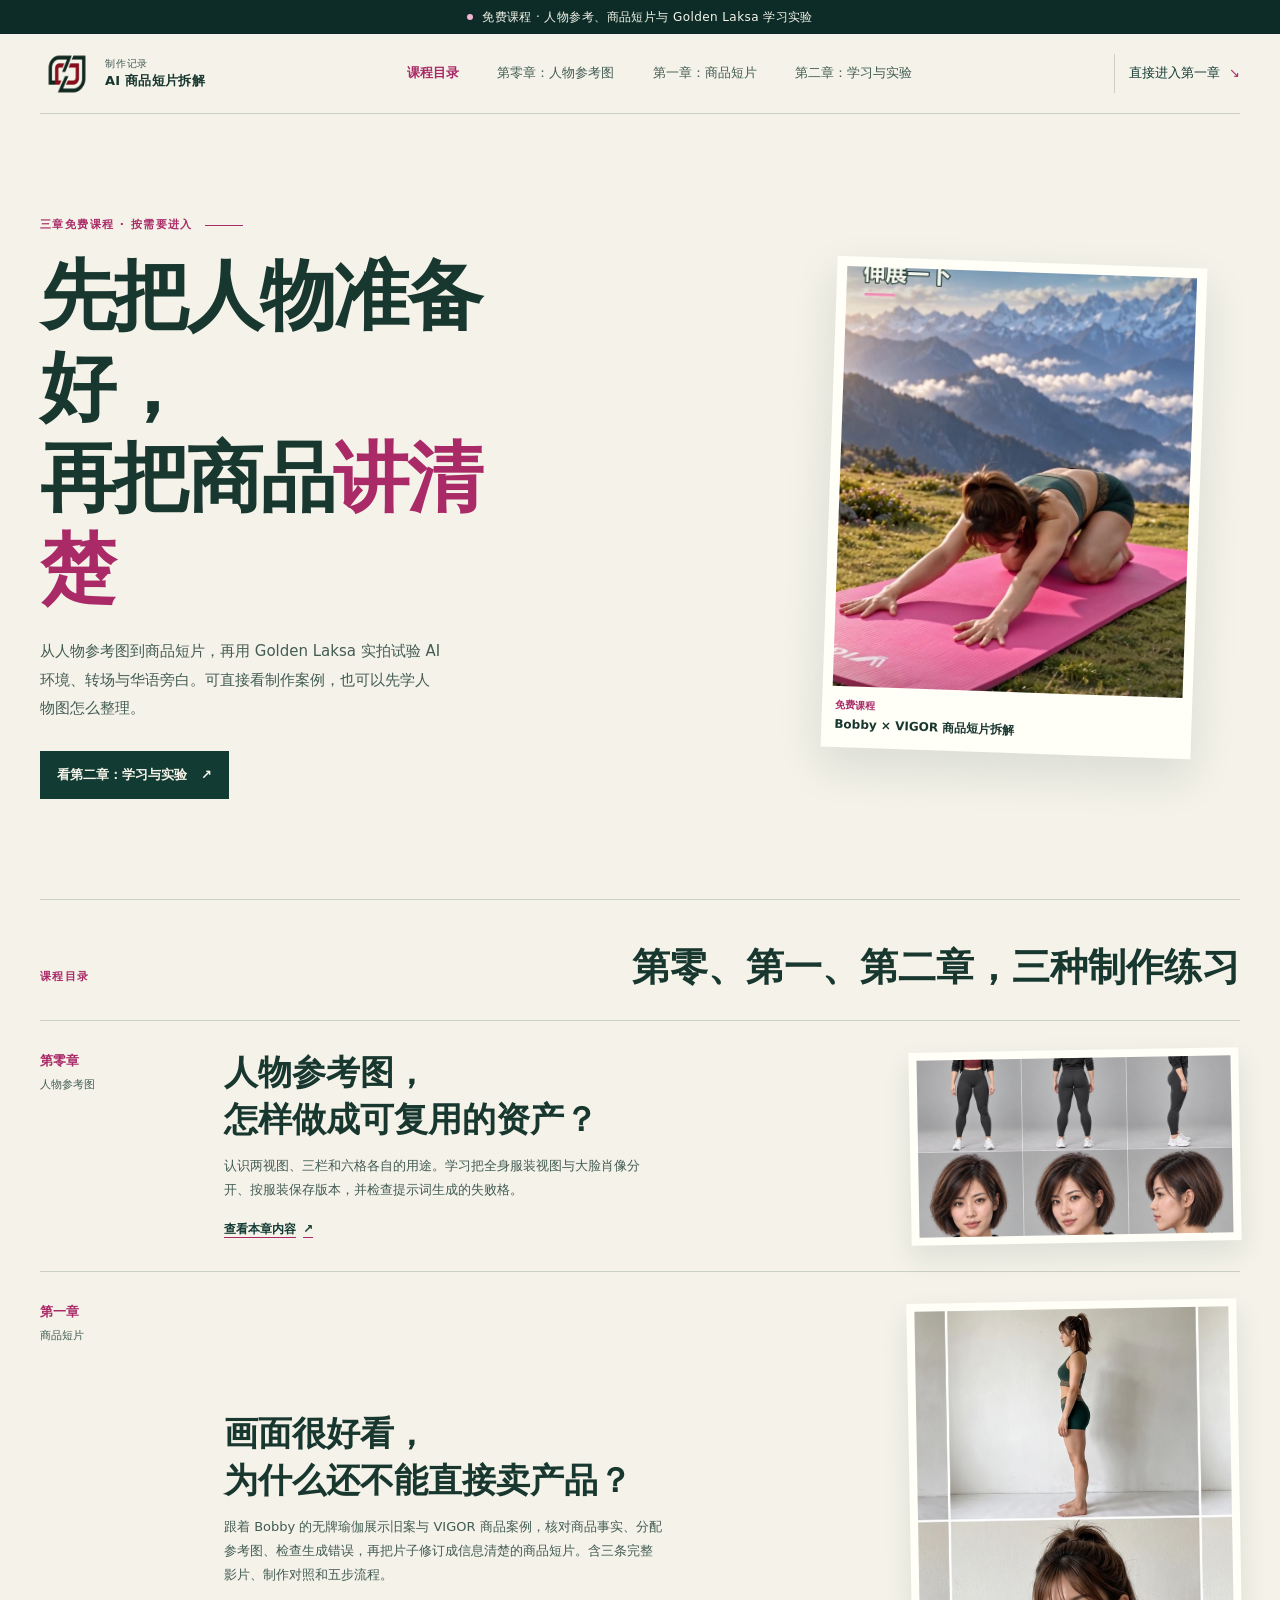
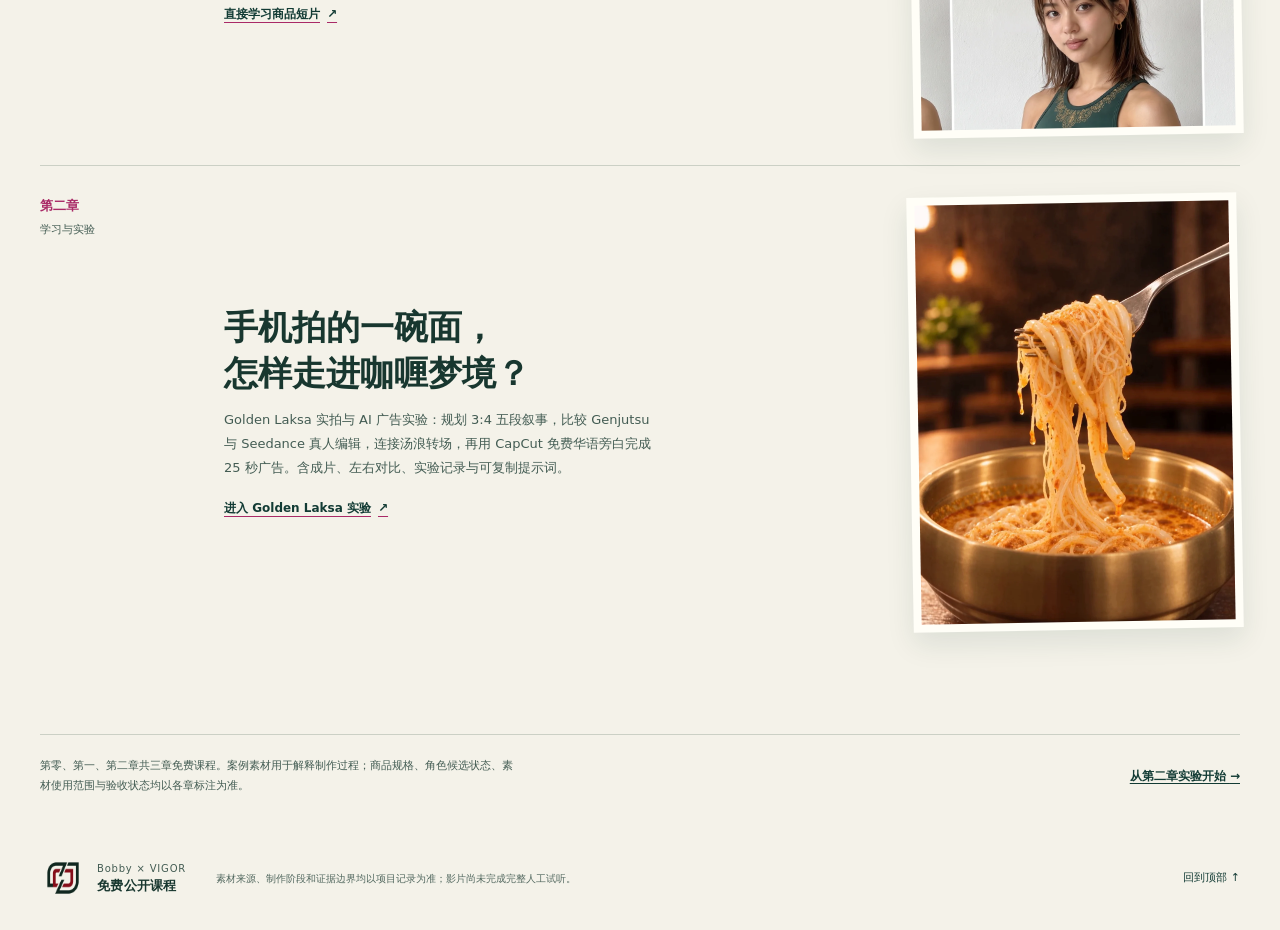
<file: index.html>
<!doctype html>
<html lang="zh-Hans">
<head>
  <meta charset="utf-8">
  <meta name="viewport" content="width=device-width, initial-scale=1">
  <meta name="theme-color" content="#123b34">
  <meta name="description" content="三章免费课程：第零章讲人物参考图资产，第一章拆解 Bobby × VIGOR 商品短片，第二章记录 Golden Laksa 实拍与 AI 广告学习实验。">
  <link rel="icon" type="image/png" href="assets/cj-logo.png">
  <title>AI 商品短片拆解｜免费课程目录</title>
  <link rel="stylesheet" href="styles.css">
  <script src="script.js" defer></script>
</head>
<body>
  <a class="skip-link" href="#main">跳到正文</a>
  <div class="local-banner"><span class="local-dot" aria-hidden="true"></span>免费课程 · 人物参考、商品短片与 Golden Laksa 学习实验</div>
  <header class="site-header">
    <a class="wordmark" href="index.html" aria-label="返回课程目录"><img class="wordmark-logo" src="assets/cj-logo.png" width="54" height="54" alt="CJ Logo"><span class="wordmark-copy">制作记录<strong>AI 商品短片拆解</strong></span></a>
    <nav class="main-nav" aria-label="课程导航">
      <a href="index.html" aria-current="page">课程目录</a>
      <a href="chapter-0.html">第零章：人物参考图</a>
      <a href="chapter-1.html">第一章：商品短片</a>
      <a href="chapter-2.html">第二章：学习与实验</a>
    </nav>
    <a class="header-cta" href="chapter-1.html">直接进入第一章 <span aria-hidden="true">↘</span></a>
  </header>
  <main id="main">
<section class="catalog-hero page-wrap" id="top" aria-labelledby="catalog-title">
  <div class="catalog-copy"><p class="hero-kicker"><span>三章免费课程 · 按需要进入</span><span class="kicker-rule" aria-hidden="true"></span></p><h1 id="catalog-title">先把人物准备好，<br>再把商品<span>讲清楚</span></h1><p class="hero-deck">从人物参考图到商品短片，再用 Golden Laksa 实拍试验 AI 环境、转场与华语旁白。可直接看制作案例，也可以先学人物图怎么整理。</p><a class="button button-light" href="chapter-2.html">看第二章：学习与实验 <span aria-hidden="true">↗</span></a></div>
  <div class="catalog-visual"><img src="assets/成片_伸展画面.webp" alt="Bobby 在粉色瑜伽垫上做伸展动作，作为第一章商品短片案例预览" width="720" height="1280"><div class="catalog-caption"><span>免费课程</span><b>Bobby × VIGOR 商品短片拆解</b></div></div>
</section>
<section class="catalog-courses page-wrap" aria-labelledby="course-list-title"><div class="catalog-section-head"><p class="section-kicker">课程目录</p><h2 id="course-list-title">第零、第一、第二章，三种制作练习</h2></div>
  <article class="course-row course-zero"><div class="course-meta"><span>第零章</span><span>人物参考图</span></div><div class="course-copy"><h3>人物参考图，<br>怎样做成可复用的资产？</h3><p>认识两视图、三栏和六格各自的用途。学习把全身服装视图与大脸肖像分开、按服装保存版本，并检查提示词生成的失败格。</p><a class="text-link" href="chapter-0.html">查看本章内容 <span aria-hidden="true">↗</span></a></div><a class="course-image" href="chapter-0.html" aria-label="进入第零章：人物参考图"><img src="assets/Alex_旧版六格候选示例.png" alt="Alex 候选六格示意：上排是全身服装角度，下排是脸部角度" loading="lazy"></a></article>
  <article class="course-row course-one"><div class="course-meta"><span>第一章</span><span>商品短片</span></div><div class="course-copy"><h3>画面很好看，<br>为什么还不能直接卖产品？</h3><p>跟着 Bobby 的无牌瑜伽展示旧案与 VIGOR 商品案例，核对商品事实、分配参考图、检查生成错误，再把片子修订成信息清楚的商品短片。含三条完整影片、制作对照和五步流程。</p><a class="text-link" href="chapter-1.html">直接学习商品短片 <span aria-hidden="true">↗</span></a></div><a class="course-image course-image-film" href="chapter-1.html" aria-label="进入第一章：Bobby × VIGOR 商品短片"><img src="assets/Bobby角色六格.webp" alt="本案例曾使用的 Bobby 六格候选角色参考" loading="lazy"></a></article>
  <article class="course-row course-two"><div class="course-meta"><span>第二章</span><span>学习与实验</span></div><div class="course-copy"><h3>手机拍的一碗面，<br>怎样走进咖喱梦境？</h3><p>Golden Laksa 实拍与 AI 广告实验：规划 3:4 五段叙事，比较 Genjutsu 与 Seedance 真人编辑，连接汤浪转场，再用 CapCut 免费华语旁白完成 25 秒广告。含成片、左右对比、实验记录与可复制提示词。</p><a class="text-link" href="chapter-2.html">进入 Golden Laksa 实验 <span aria-hidden="true">↗</span></a></div><a class="course-image course-image-film" href="chapter-2.html" aria-label="进入第二章：Golden Laksa 学习与实验"><img src="assets/golden-laksa/hero.webp" alt="Golden Laksa AI 广告里的金碗与橙金咖喱。" loading="lazy"></a></article>
</section>
<section class="catalog-note page-wrap"><p>第零、第一、第二章共三章免费课程。案例素材用于解释制作过程；商品规格、角色候选状态、素材使用范围与验收状态均以各章标注为准。</p><a href="chapter-2.html">从第二章实验开始 <span aria-hidden="true">→</span></a></section>
  </main>
<footer class="site-footer page-wrap">
    <a class="wordmark footer-wordmark" href="#top"><img class="wordmark-logo" src="assets/cj-logo.png" width="54" height="54" alt="CJ Logo"><span class="wordmark-copy">Bobby × VIGOR<strong>免费公开课程</strong></span></a>
    <p>素材来源、制作阶段和证据边界均以项目记录为准；影片尚未完成完整人工试听。</p>
    <a href="#top" class="back-top">回到顶部 ↑</a>
  </footer>

</body>
</html>
</file>
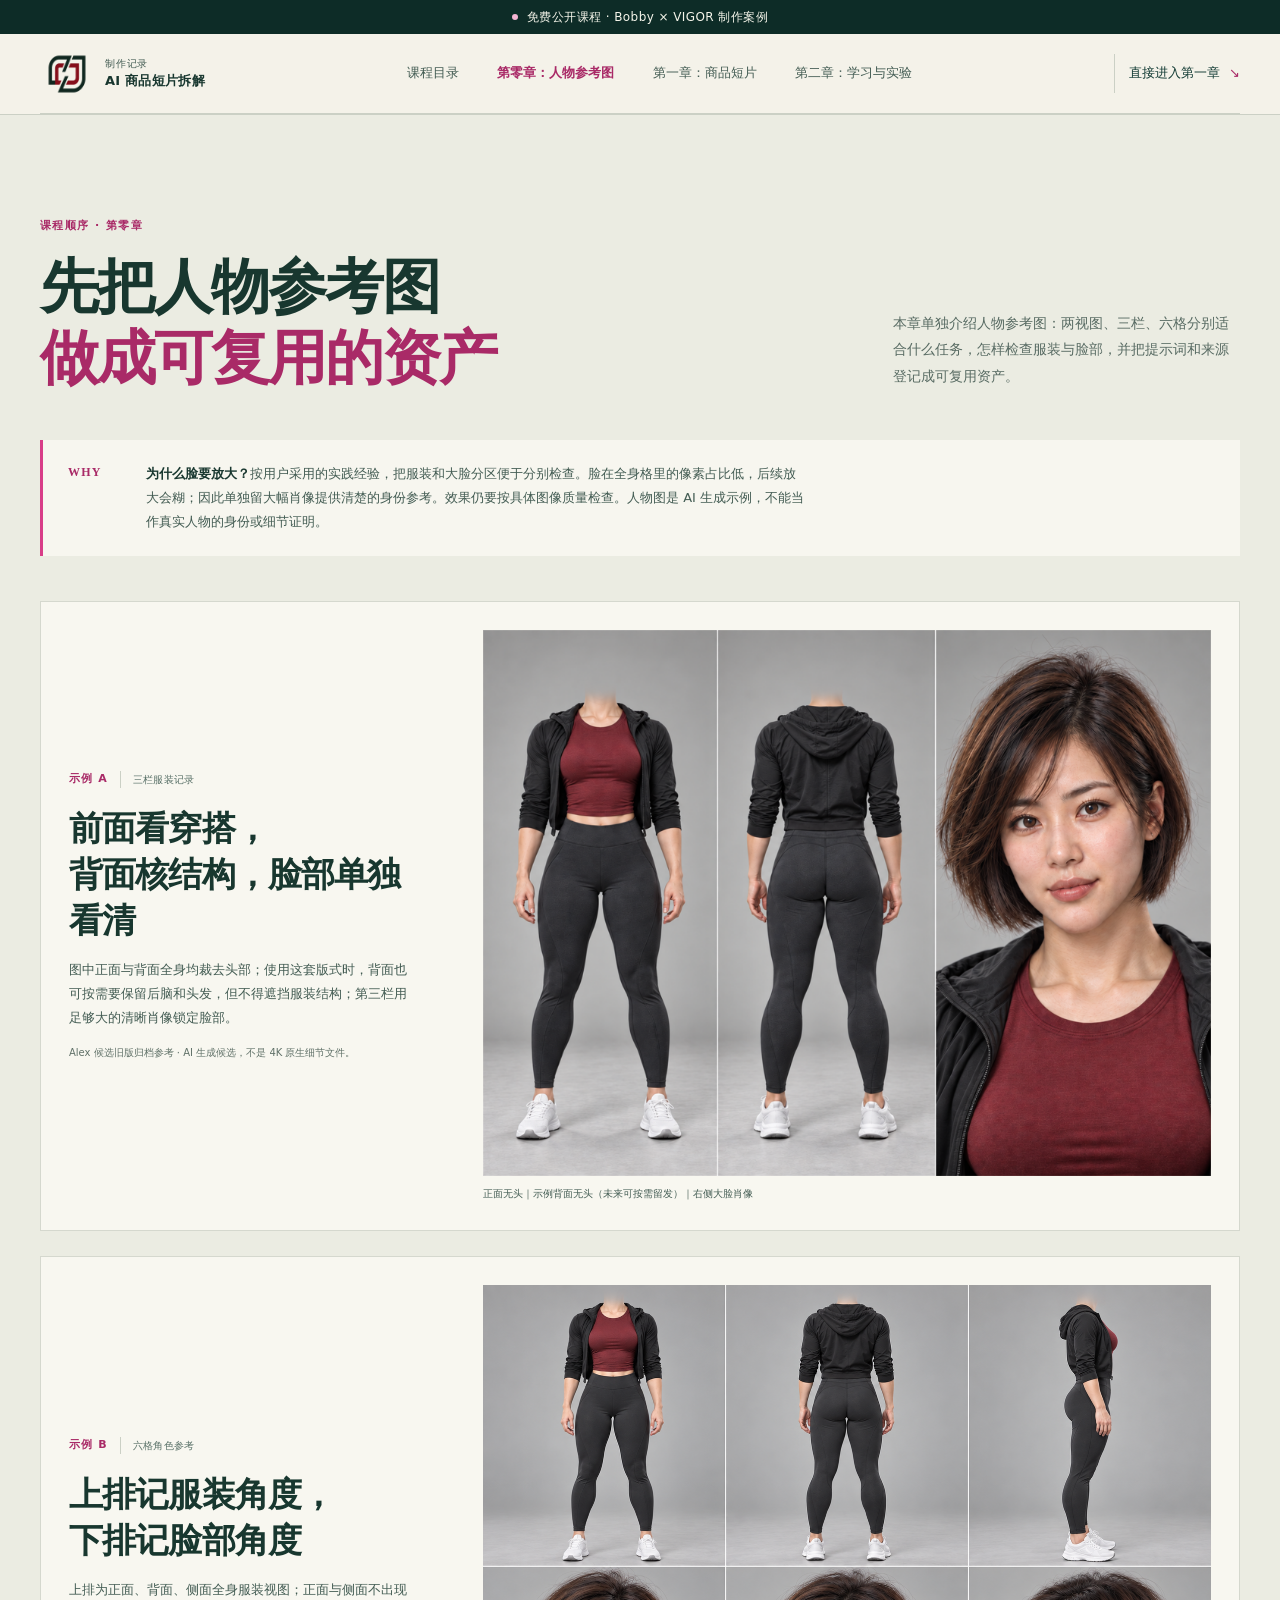
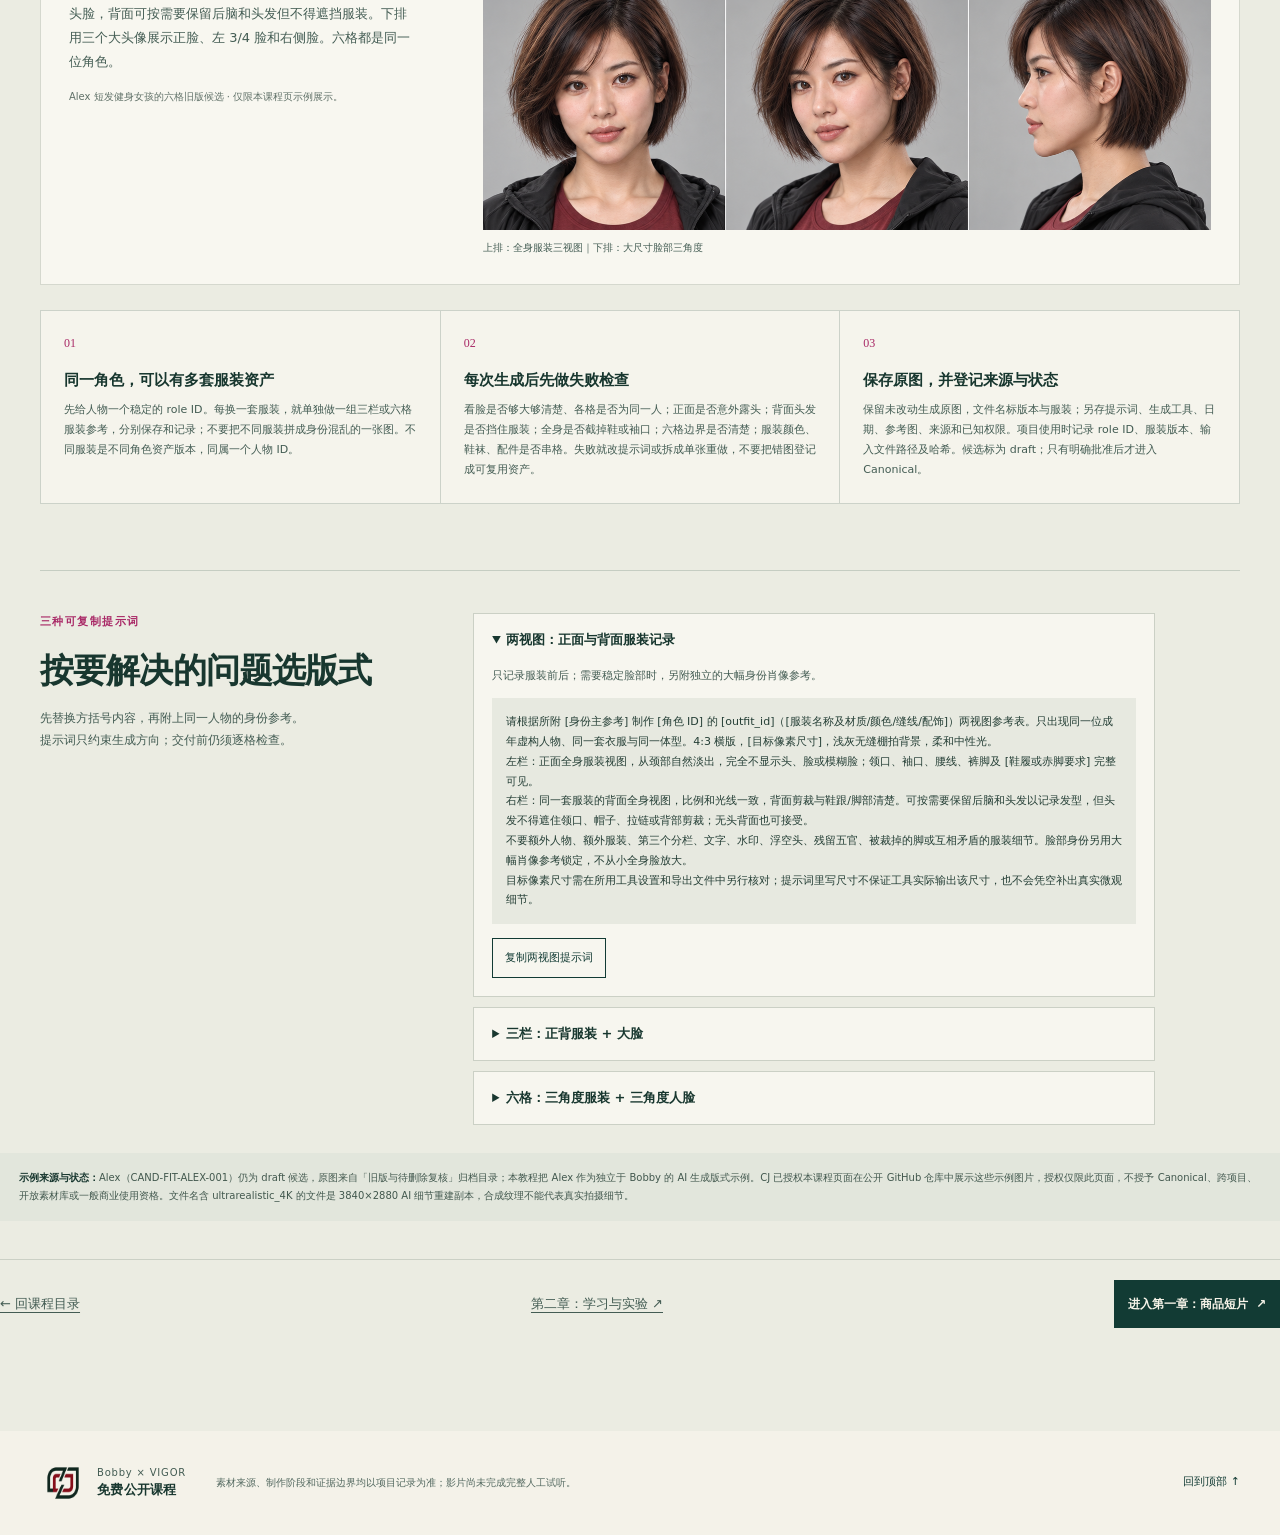
<file: chapter-0.html>
<!doctype html>
<html lang="zh-Hans">
<head>
  <meta charset="utf-8">
  <meta name="viewport" content="width=device-width, initial-scale=1">
  <meta name="theme-color" content="#123b34">
  <meta name="description" content="免费课程第零章：学习两视图、三栏、六格人物参考图，保存提示词并检查可复用资产。">
  <link rel="icon" type="image/png" href="assets/cj-logo.png">
  <title>第零章｜人物参考图做成可复用资产</title>
  <link rel="stylesheet" href="styles.css">
  <script src="script.js" defer></script>
</head>
<body>
  <a class="skip-link" href="#main">跳到正文</a>
  <div class="local-banner"><span class="local-dot" aria-hidden="true"></span>免费公开课程 · Bobby × VIGOR 制作案例</div>
  <header class="site-header">
    <a class="wordmark" href="index.html" aria-label="返回课程目录"><img class="wordmark-logo" src="assets/cj-logo.png" width="54" height="54" alt="CJ Logo"><span class="wordmark-copy">制作记录<strong>AI 商品短片拆解</strong></span></a>
    <nav class="main-nav" aria-label="课程导航">
      <a href="index.html">课程目录</a>
      <a href="chapter-0.html" aria-current="page">第零章：人物参考图</a>
      <a href="chapter-1.html">第一章：商品短片</a>
      <a href="chapter-2.html">第二章：学习与实验</a>
    </nav>
    <a class="header-cta" href="chapter-1.html">直接进入第一章 <span aria-hidden="true">↘</span></a>
  </header>
  <main id="main">
<section class="chapter-zero" id="top" aria-labelledby="chapter0-title">
      <div class="page-wrap">
        <div class="section-heading chapter-heading">
          <div><p class="section-kicker">课程顺序 · 第零章</p><h1 id="chapter0-title">先把人物参考图<br><em>做成可复用的资产</em></h1></div>
          <p class="section-intro">本章单独介绍人物参考图：两视图、三栏、六格分别适合什么任务，怎样检查服装与脸部，并把提示词和来源登记成可复用资产。</p>
        </div>
        <div class="chapter-reason"><span class="reason-mark" aria-hidden="true">WHY</span><p><strong>为什么脸要放大？</strong>按用户采用的实践经验，把服装和大脸分区便于分别检查。脸在全身格里的像素占比低，后续放大会糊；因此单独留大幅肖像提供清楚的身份参考。效果仍要按具体图像质量检查。人物图是 AI 生成示例，不能当作真实人物的身份或细节证明。</p></div>
        <div class="reference-example-grid">
          <article class="reference-example">
            <div class="example-copy"><p class="comparison-index">示例 A <span>三栏服装记录</span></p><h2>前面看穿搭，<br>背面核结构，脸部单独看清</h2><p>图中正面与背面全身均裁去头部；使用这套版式时，背面也可按需要保留后脑和头发，但不得遮挡服装结构；第三栏用足够大的清晰肖像锁定脸部。</p><small>Alex 候选旧版归档参考 · AI 生成候选，不是 4K 原生细节文件。</small></div>
            <figure class="example-image"><button class="image-zoom" type="button" data-image="assets/Alex_旧版三栏候选示例_4K重建.png" data-caption="Alex 短发健身女孩的旧版三栏参考。归档候选示例；ultrarealistic_4K 文件是 AI 细节重建副本，并非原生真实 4K 拍摄素材。" aria-label="放大查看 Alex 旧版三栏服装参考"><img src="assets/Alex_旧版三栏候选示例_4K重建.png" alt="Alex 候选三栏参考：左侧正面与中间背面全身服装视图都裁去头部，右侧是较大的正面脸部肖像。" loading="lazy"></button><figcaption>正面无头｜示例背面无头（未来可按需留发）｜右侧大脸肖像</figcaption></figure>
          </article>
          <article class="reference-example">
            <div class="example-copy"><p class="comparison-index">示例 B <span>六格角色参考</span></p><h2>上排记服装角度，<br>下排记脸部角度</h2><p>上排为正面、背面、侧面全身服装视图；正面与侧面不出现头脸，背面可按需要保留后脑和头发但不得遮挡服装。下排用三个大头像展示正脸、左 3/4 脸和右侧脸。六格都是同一位角色。</p><small>Alex 短发健身女孩的六格旧版候选 · 仅限本课程页示例展示。</small></div>
            <figure class="example-image"><button class="image-zoom" type="button" data-image="assets/Alex_旧版六格候选示例.png" data-caption="Alex 短发健身女孩的六格旧版归档候选示例：上三格服装视图，下三格清晰脸部视图。该候选仍为 draft。" aria-label="放大查看 Alex 六格人物参考"><img src="assets/Alex_旧版六格候选示例.png" alt="Alex 候选六格参考：上排为正面、背面和侧面全身服装图，示例上排的正面、背面和侧面都裁去头部；下排是同一位短发女性的正脸、左四分之三侧脸和右侧脸大头像。" loading="lazy"></button><figcaption>上排：全身服装三视图｜下排：大尺寸脸部三角度</figcaption></figure>
          </article>
        </div>
        <div class="asset-rule-grid">
          <article><span>01</span><h2>同一角色，可以有多套服装资产</h2><p>先给人物一个稳定的 role ID。每换一套服装，就单独做一组三栏或六格服装参考，分别保存和记录；不要把不同服装拼成身份混乱的一张图。不同服装是不同角色资产版本，同属一个人物 ID。</p></article>
          <article><span>02</span><h2>每次生成后先做失败检查</h2><p>看脸是否够大够清楚、各格是否为同一人；正面是否意外露头；背面头发是否挡住服装；全身是否截掉鞋或袖口；六格边界是否清楚；服装颜色、鞋袜、配件是否串格。失败就改提示词或拆成单张重做，不要把错图登记成可复用资产。</p></article>
          <article><span>03</span><h2>保存原图，并登记来源与状态</h2><p>保留未改动生成原图，文件名标版本与服装；另存提示词、生成工具、日期、参考图、来源和已知权限。项目使用时记录 role ID、服装版本、输入文件路径及哈希。候选标为 draft；只有明确批准后才进入 Canonical。</p></article>
        </div>
        <div class="prompt-lessons"><div><p class="section-kicker">三种可复制提示词</p><h2>按要解决的问题选版式</h2><p>先替换方括号内容，再附上同一人物的身份参考。提示词只约束生成方向；交付前仍须逐格检查。</p></div><div class="prompt-card-list">
  <details class="prompt-fold prompt-course" open>
    <summary>两视图：正面与背面服装记录</summary>
    <div class="prompt-content"><p>只记录服装前后；需要稳定脸部时，另附独立的大幅身份肖像参考。</p><pre>请根据所附 [身份主参考] 制作 [角色 ID] 的 [outfit_id]（[服装名称及材质/颜色/缝线/配饰]）两视图参考表。只出现同一位成年虚构人物、同一套衣服与同一体型。4:3 横版，[目标像素尺寸]，浅灰无缝棚拍背景，柔和中性光。
左栏：正面全身服装视图，从颈部自然淡出，完全不显示头、脸或模糊脸；领口、袖口、腰线、裤脚及 [鞋履或赤脚要求] 完整可见。
右栏：同一套服装的背面全身视图，比例和光线一致，背面剪裁与鞋跟/脚部清楚。可按需要保留后脑和头发以记录发型，但头发不得遮住领口、帽子、拉链或背部剪裁；无头背面也可接受。
不要额外人物、额外服装、第三个分栏、文字、水印、浮空头、残留五官、被裁掉的脚或互相矛盾的服装细节。脸部身份另用大幅肖像参考锁定，不从小全身脸放大。
目标像素尺寸需在所用工具设置和导出文件中另行核对；提示词里写尺寸不保证工具实际输出该尺寸，也不会凭空补出真实微观细节。</pre><button class="copy-button" type="button">复制两视图提示词</button><span class="copy-status" role="status" aria-live="polite"></span></div>
  </details>
  <details class="prompt-fold prompt-course">
    <summary>三栏：正背服装 + 大脸</summary>
    <div class="prompt-content"><p>正面和背面各记一套服装，大脸肖像独占一栏，不从全身小脸裁切放大。</p><pre>请根据所附 [身份主参考] 与 [本套服装参考]，制作 [角色 ID] 的 [outfit_id] 三栏人物参考表。4:3 横版，[目标像素尺寸]；浅灰无缝棚拍背景、柔和中性光。三栏均为同一位成年虚构人物、同一发型肤色体型、同一套 [服装名称及细节]。
左栏：正面全身服装，从颈部自然淡出，不出现头或脸；完整显示领口到 [鞋履或赤脚要求]。
中栏：背面全身服装，可按需要显示后脑和头发，但不能遮住衣服结构；正背的颜色、版型、配饰一致。
右栏：独立拍摄的大幅清晰头肩肖像，展示同一人的脸、发际线、眼睛、皮肤与发型；人脸占据这一整栏的主要空间，不是从全身小脸裁切放大。
不添加其他人、其他衣服、文字、水印、浮空头、残留五官或缺失的手脚；保持自然可信的解剖和布料纹理。目标像素尺寸需另在生成工具和导出文件中核对，不能只凭“4K”字样推定实际分辨率或真实细节。</pre><button class="copy-button" type="button">复制三栏提示词</button><span class="copy-status" role="status" aria-live="polite"></span></div>
  </details>
  <details class="prompt-fold prompt-course">
    <summary>六格：三角度服装 + 三角度人脸</summary>
    <div class="prompt-content"><p>上排负责全身穿搭角度；下排用三张清楚的大脸参考稳定身份。</p><pre>请根据所附 [身份主参考] 与 [本套服装参考]，制作 [角色 ID] 的 [outfit_id] 六格参考表。4:3 横版，[目标像素尺寸]，严格 3 列 × 2 行，浅灰无缝棚拍背景、柔和中性光。六格只呈现同一位成年虚构人物、同一套 [服装名称及细节]、同一体型发型肤色。
上排为服装全身：左为正面，颈部以上自然淡出，完全无头无脸；中为背面，可按需要显示后脑和头发，但不能遮住领口、帽子或背部结构；右为侧面，颈部以上自然淡出、无脸。三格都要完整显示脚与 [鞋履或赤脚要求]，衣服颜色、版型、缝线、配饰互相一致。
下排为同一人的大幅清晰头肩肖像：正脸、左 3/4 脸、右侧脸。每张脸都足够大，可检查五官、发际线和皮肤细节；三张不是同一照片机械旋转，也不是从小全身脸放大。
不要文字、水印、额外人物、额外衣服、错格、浮空头、残留五官或裁掉的脚。逐格检查正面无头、背面头发不挡衣服、侧面无脸、脚部完整，三张大脸身份一致且足够清晰。目标像素尺寸需另在工具和导出文件中确认；AI 放大或重绘带来的纹理是合成细节。</pre><button class="copy-button" type="button">复制六格提示词</button><span class="copy-status" role="status" aria-live="polite"></span></div>
  </details>
</div>

        </div></div>
        <p class="example-rights-note"><strong>示例来源与状态：</strong>Alex（CAND-FIT-ALEX-001）仍为 draft 候选，原图来自「旧版与待删除复核」归档目录；本教程把 Alex 作为独立于 Bobby 的 AI 生成版式示例。CJ 已授权本课程页面在公开 GitHub 仓库中展示这些示例图片，授权仅限此页面，不授予 Canonical、跨项目、开放素材库或一般商业使用资格。文件名含 ultrarealistic_4K 的文件是 3840×2880 AI 细节重建副本，合成纹理不能代表真实拍摄细节。</p>
      </div>
        <div class="chapter-next-links"><a class="text-link" href="index.html">← 回课程目录</a><a class="text-link" href="chapter-2.html">第二章：学习与实验 ↗</a><a class="button button-light" href="chapter-1.html">进入第一章：商品短片 <span aria-hidden="true">↗</span></a></div>
    </section>
  </main>
<footer class="site-footer page-wrap">
    <a class="wordmark footer-wordmark" href="#top"><img class="wordmark-logo" src="assets/cj-logo.png" width="54" height="54" alt="CJ Logo"><span class="wordmark-copy">Bobby × VIGOR<strong>免费公开课程</strong></span></a>
    <p>素材来源、制作阶段和证据边界均以项目记录为准；影片尚未完成完整人工试听。</p>
    <a href="#top" class="back-top">回到顶部 ↑</a>
  </footer>
<dialog class="image-dialog" aria-label="图片放大查看">
    <div class="dialog-toolbar"><p class="dialog-caption">查看项目图片</p><button class="dialog-close" type="button" aria-label="关闭图片查看">关闭 <span aria-hidden="true">×</span></button></div>
    <img class="dialog-image" alt="">
  </dialog>
  <noscript><p class="noscript-note">图片放大和复制提示词需要开启 JavaScript；页面正文和影片控制仍可使用。</p></noscript>
</body>
</html>
</file>
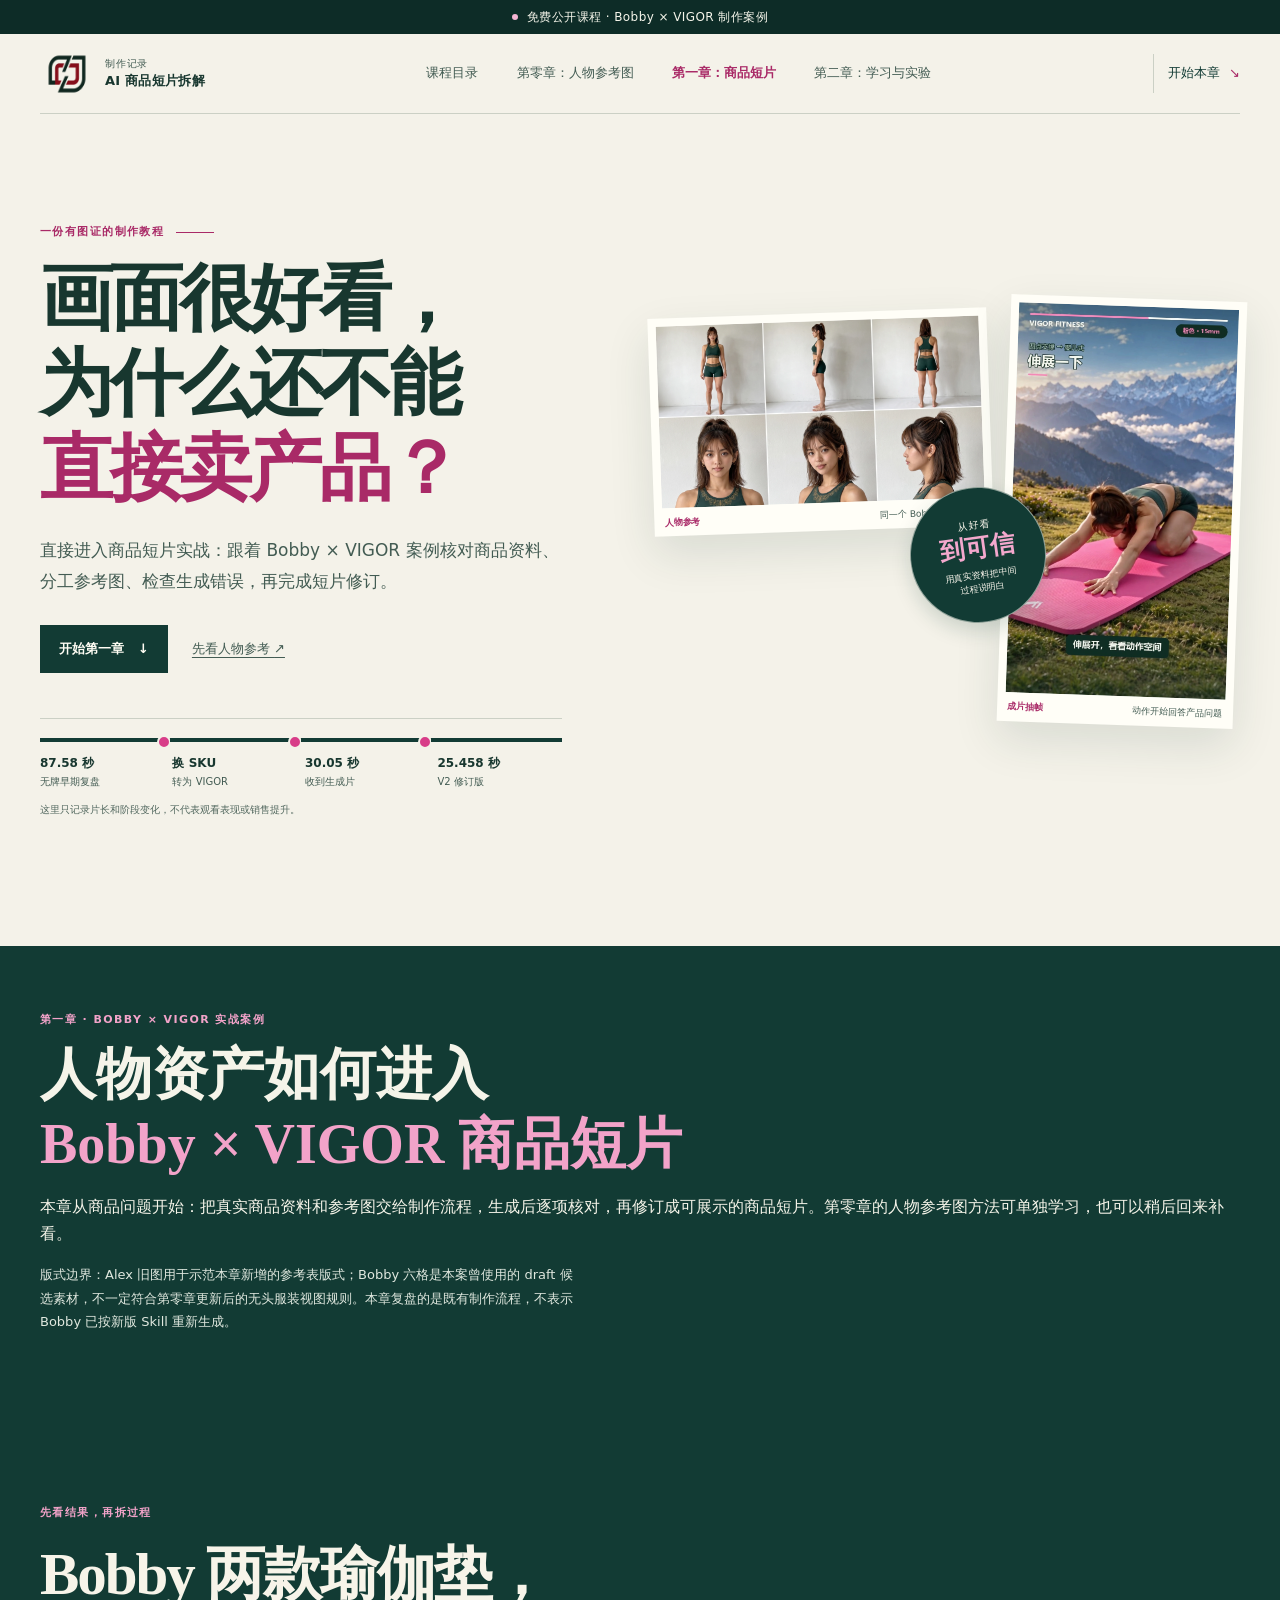
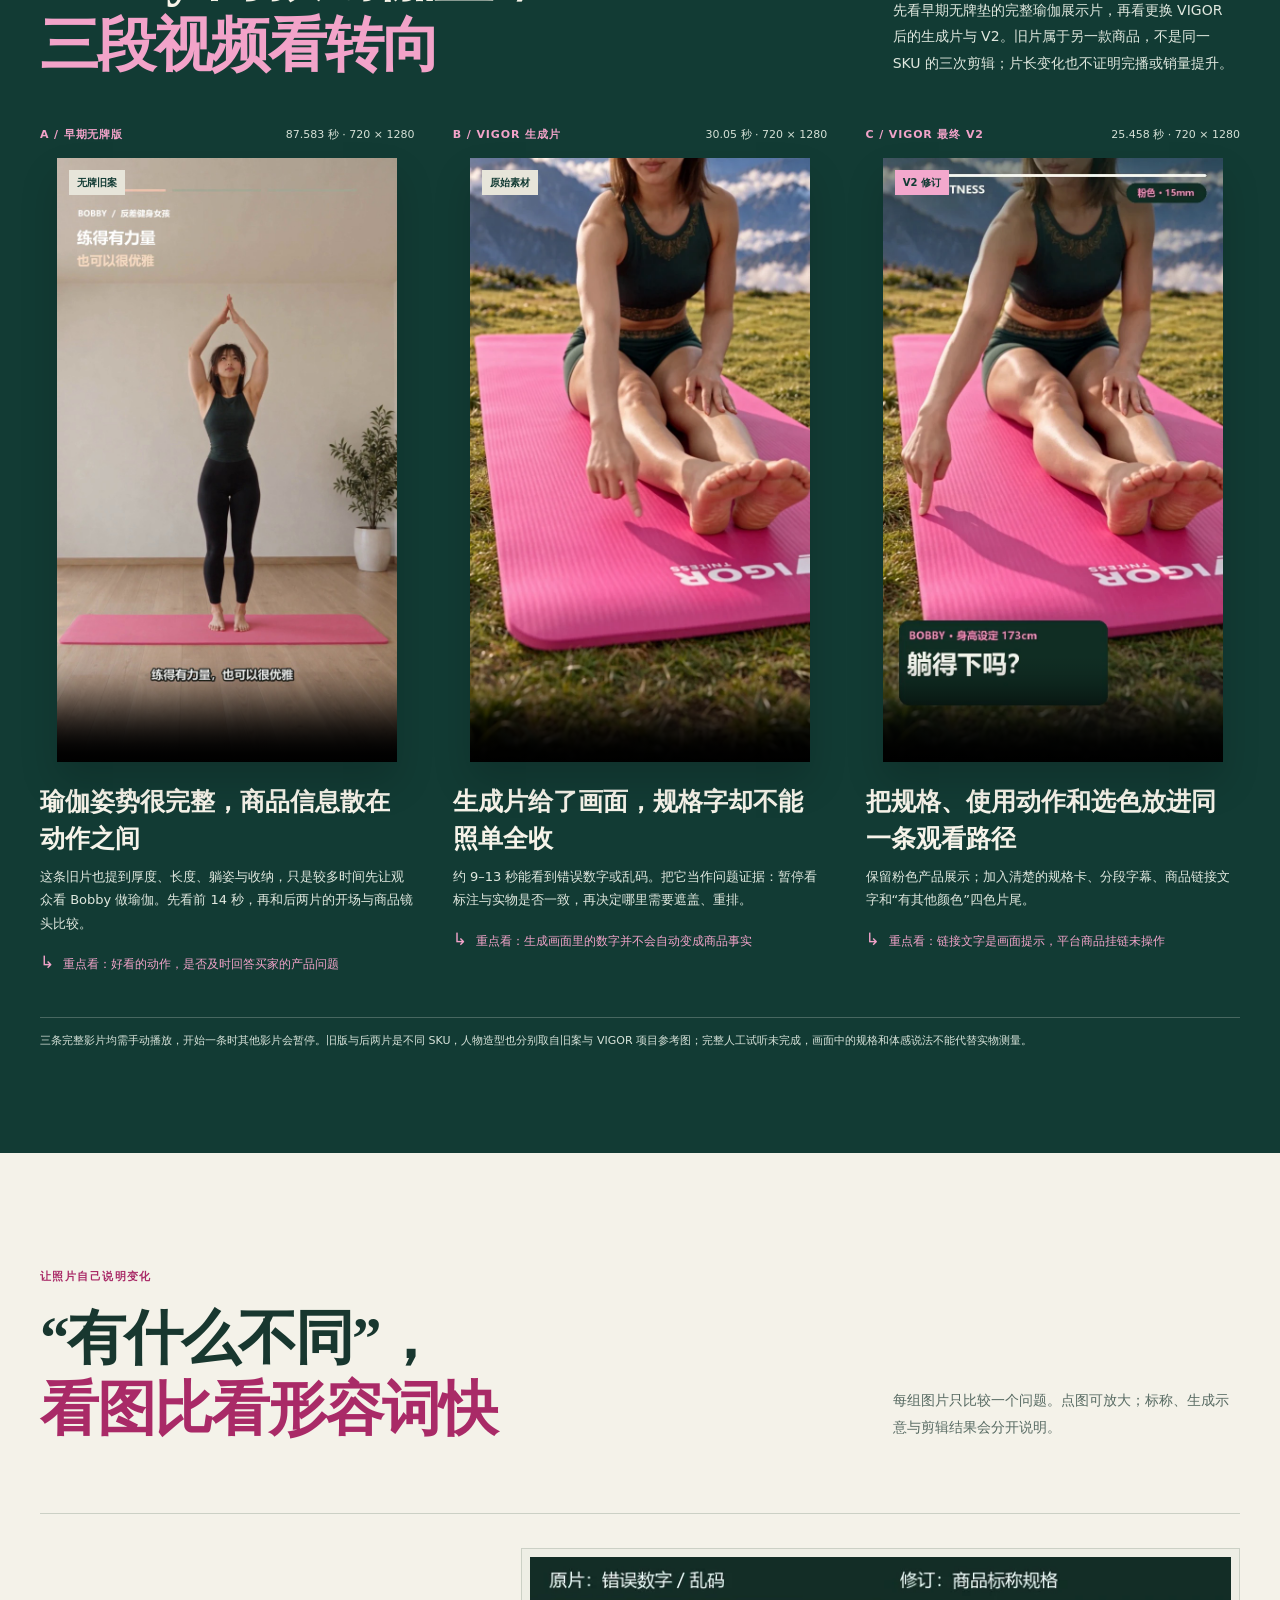
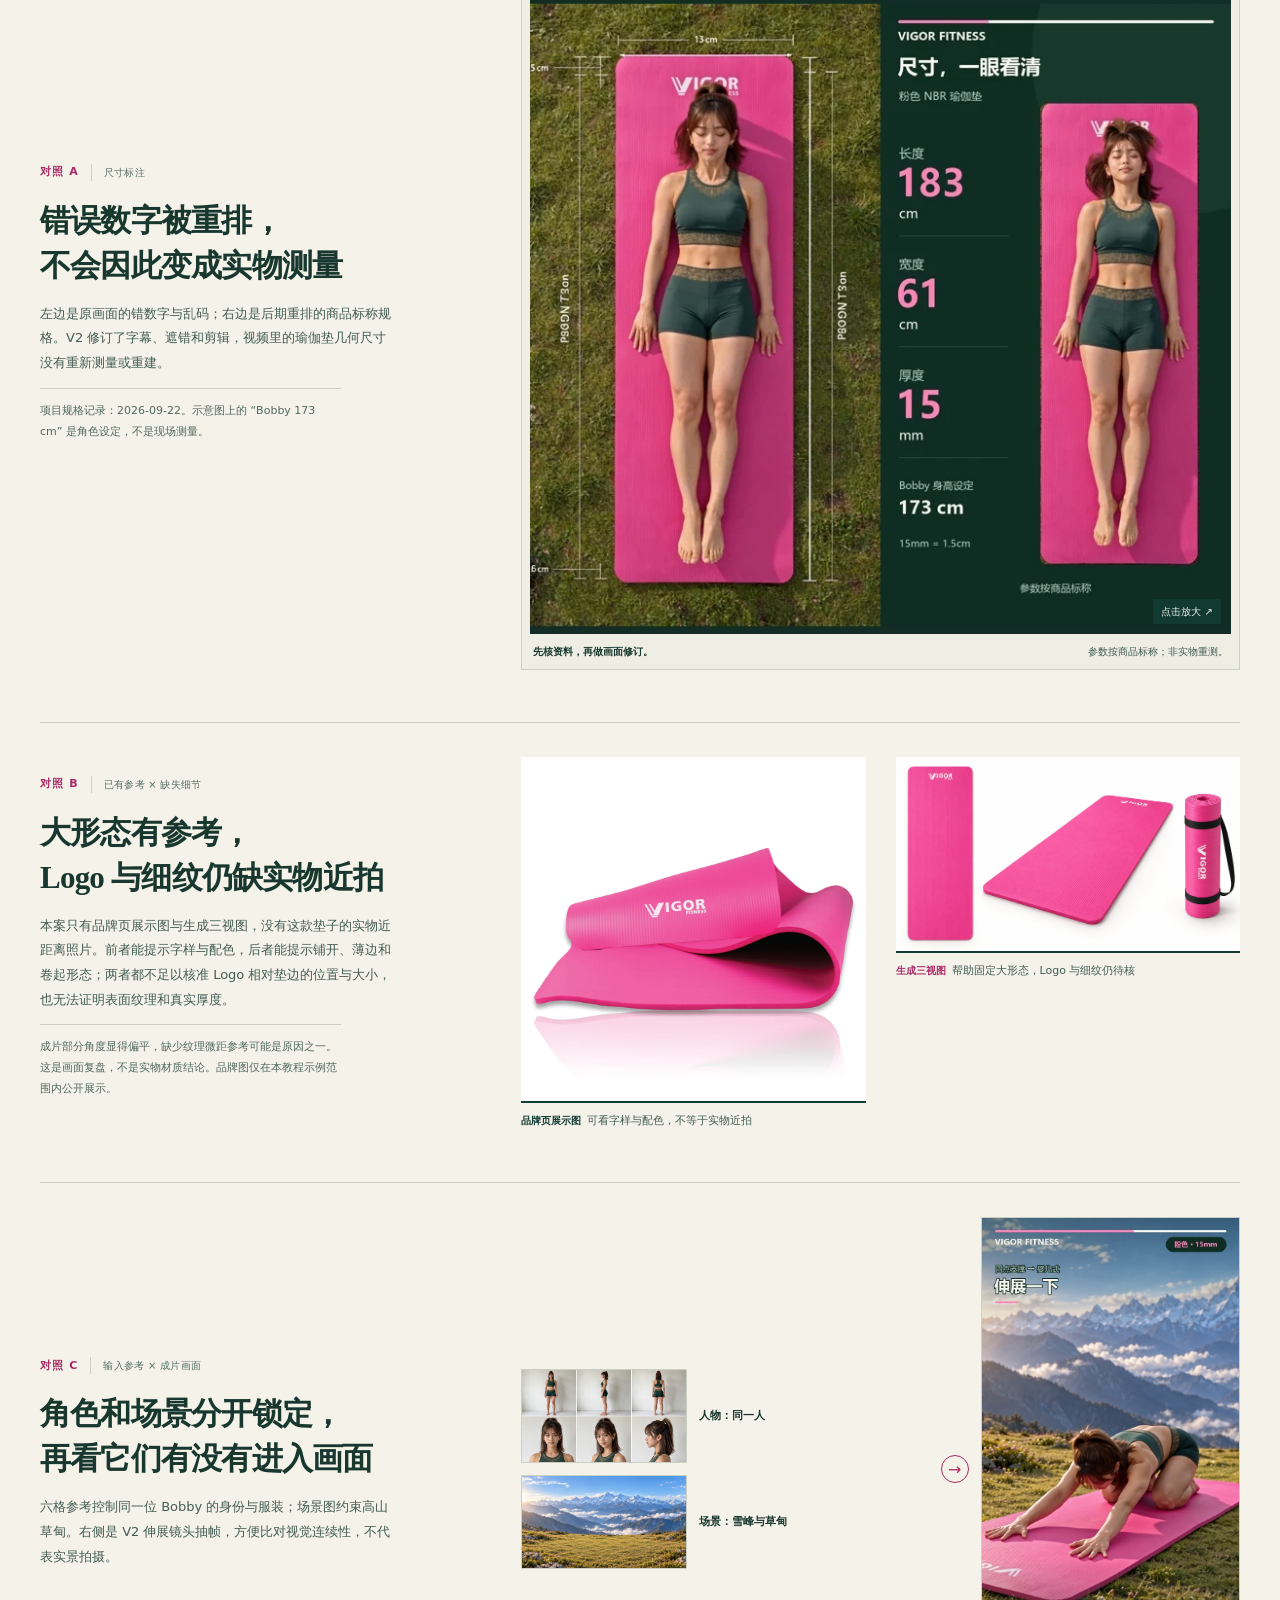
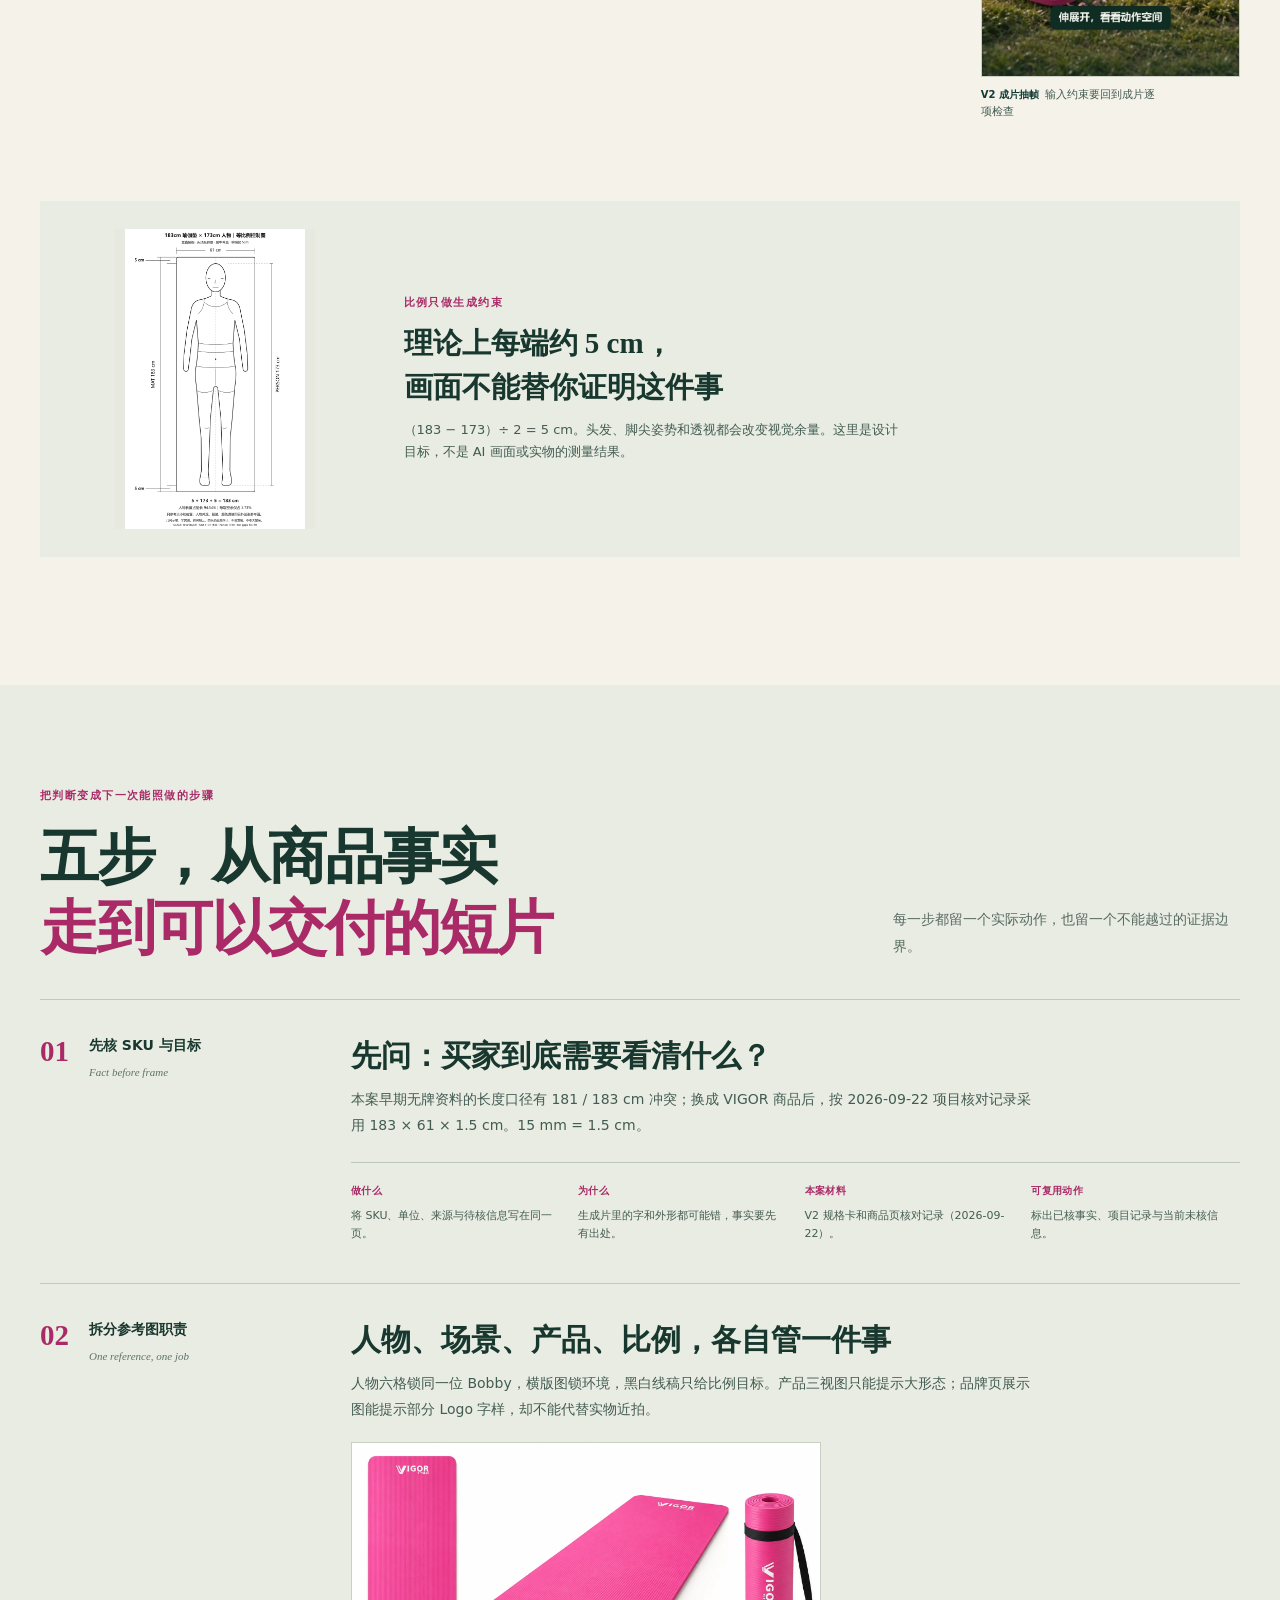
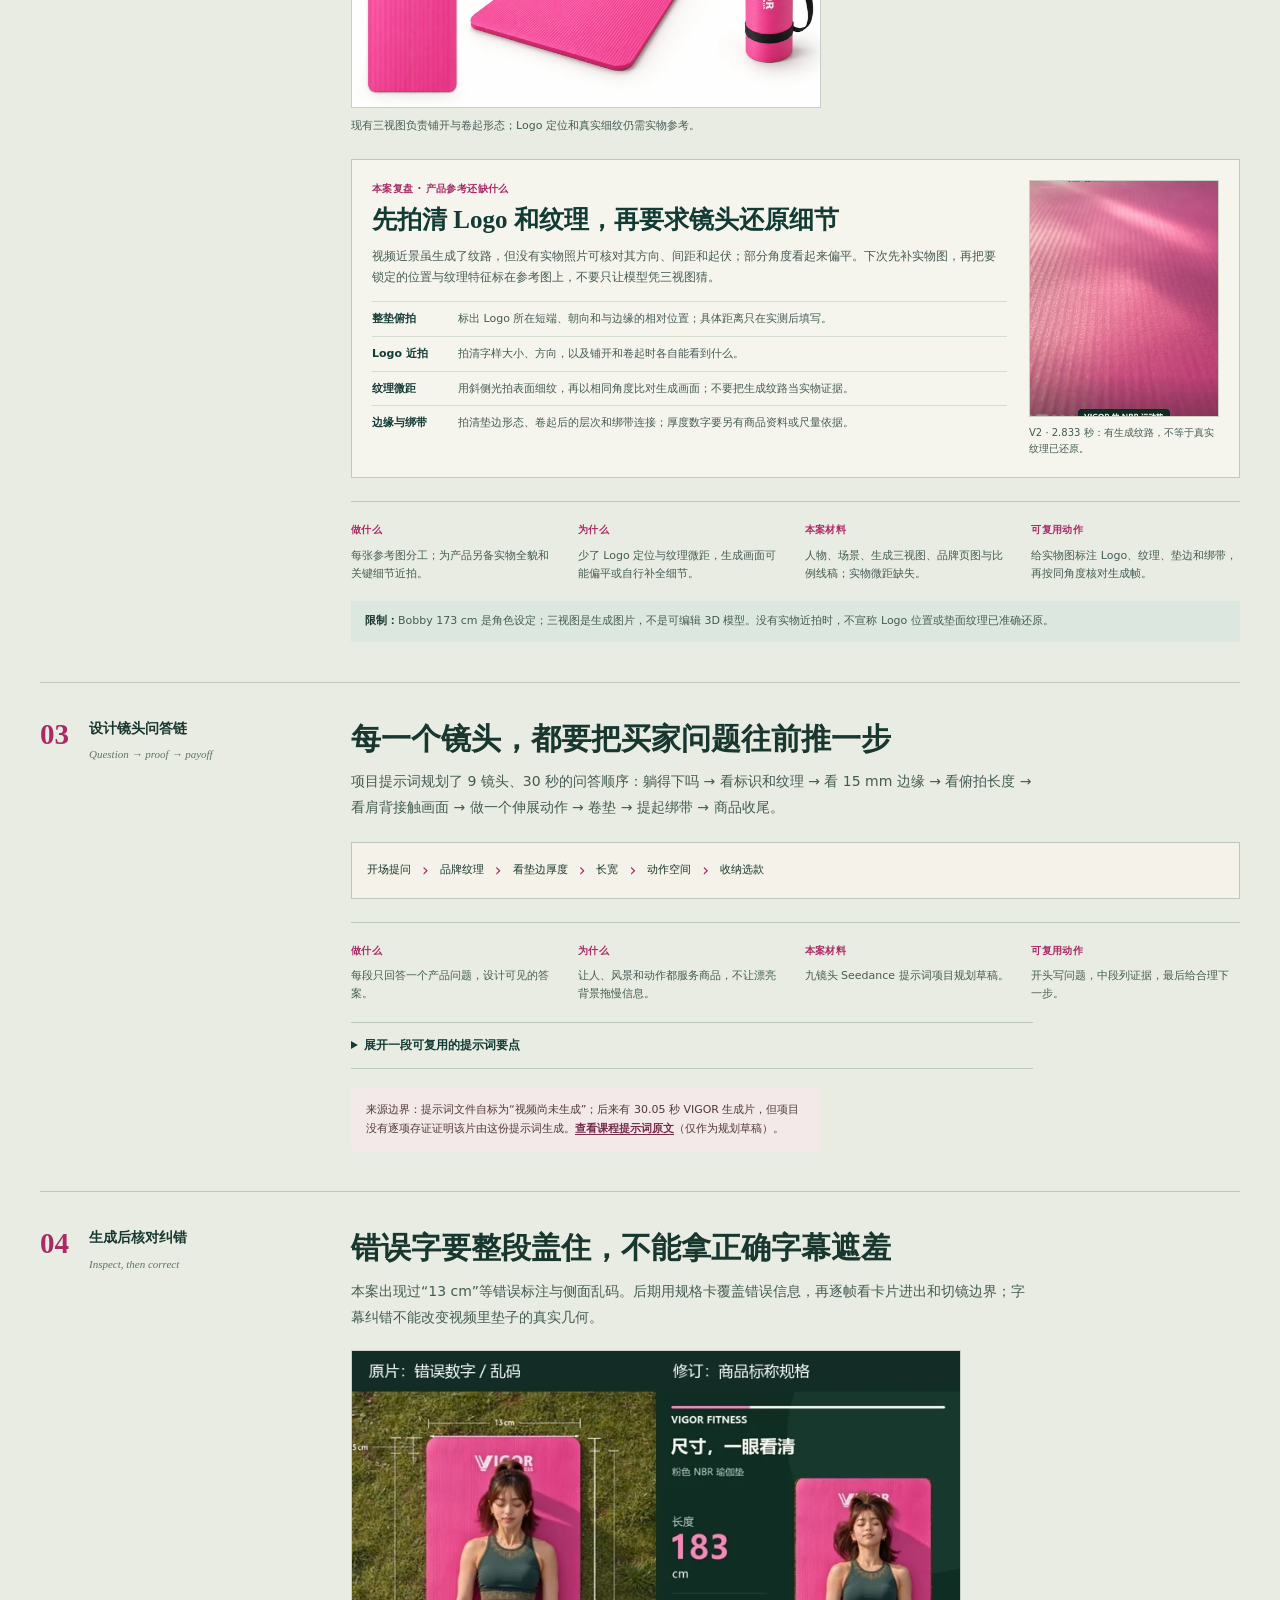
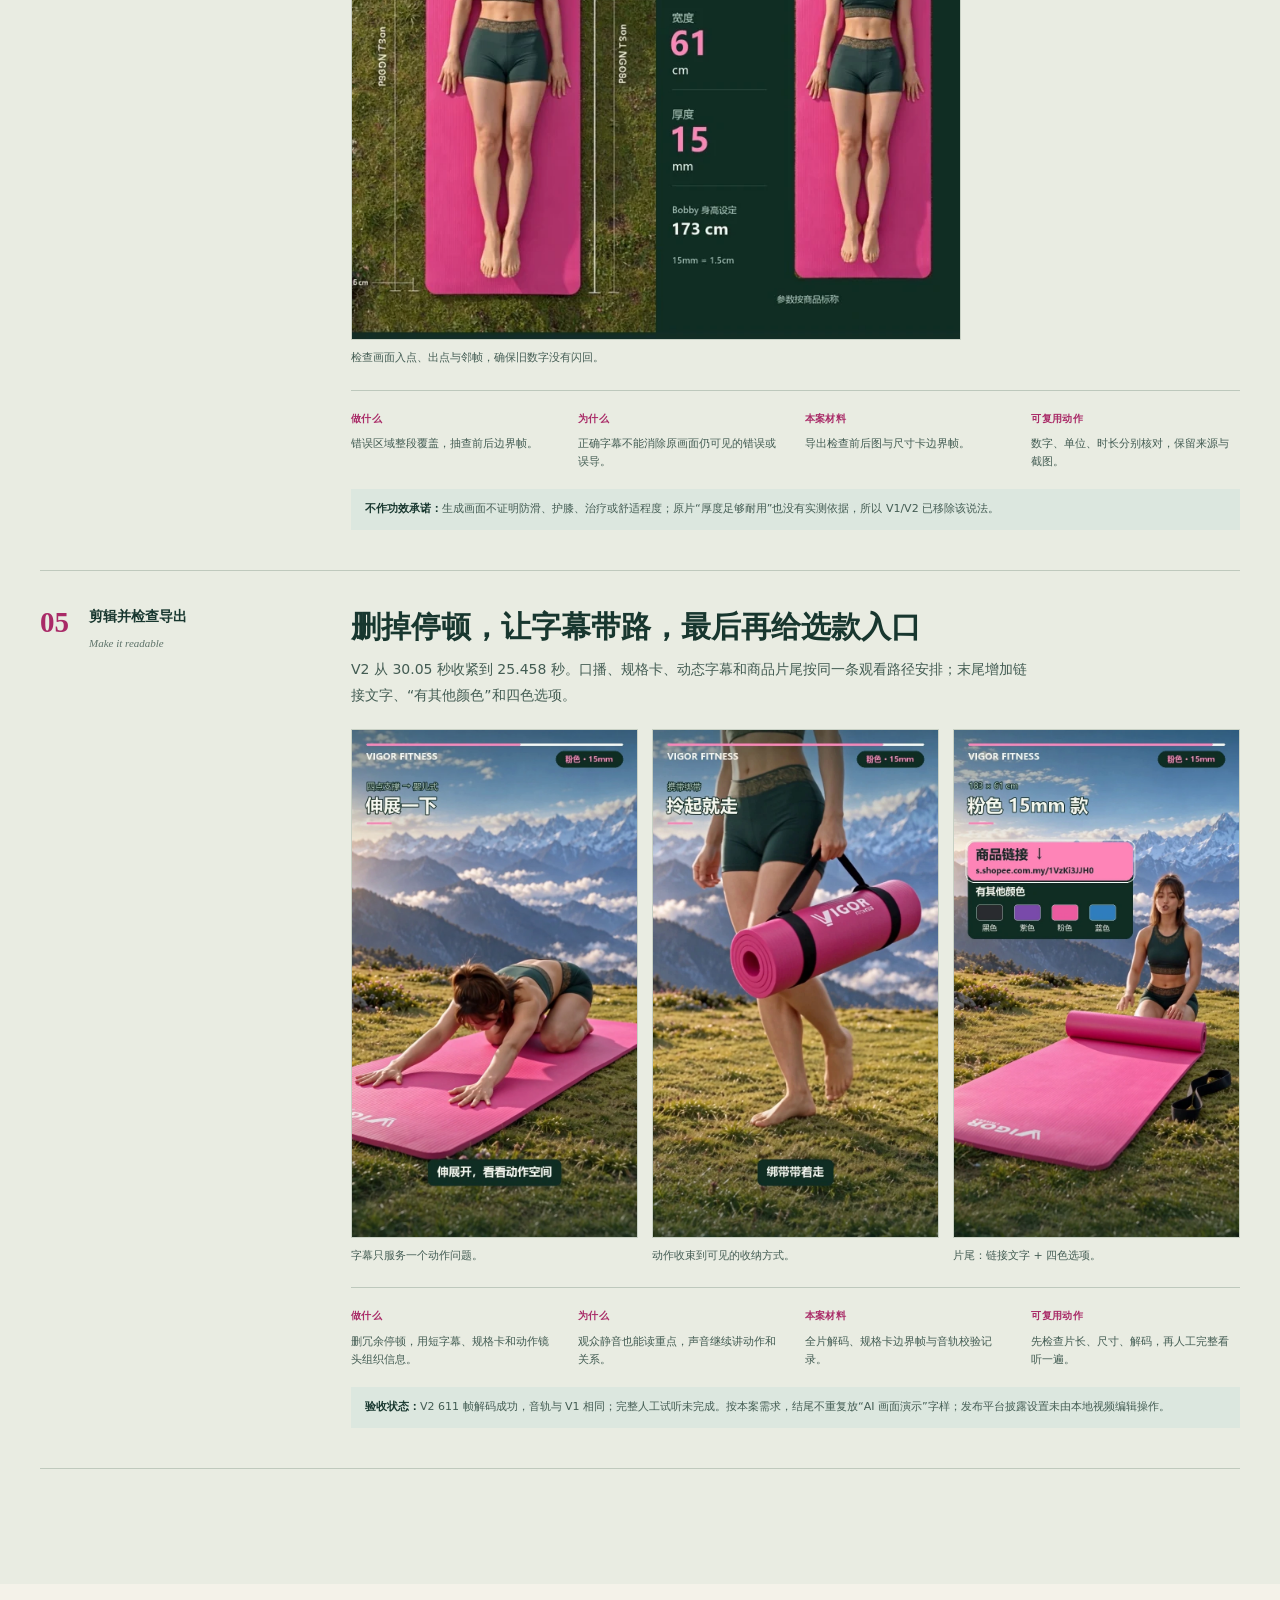
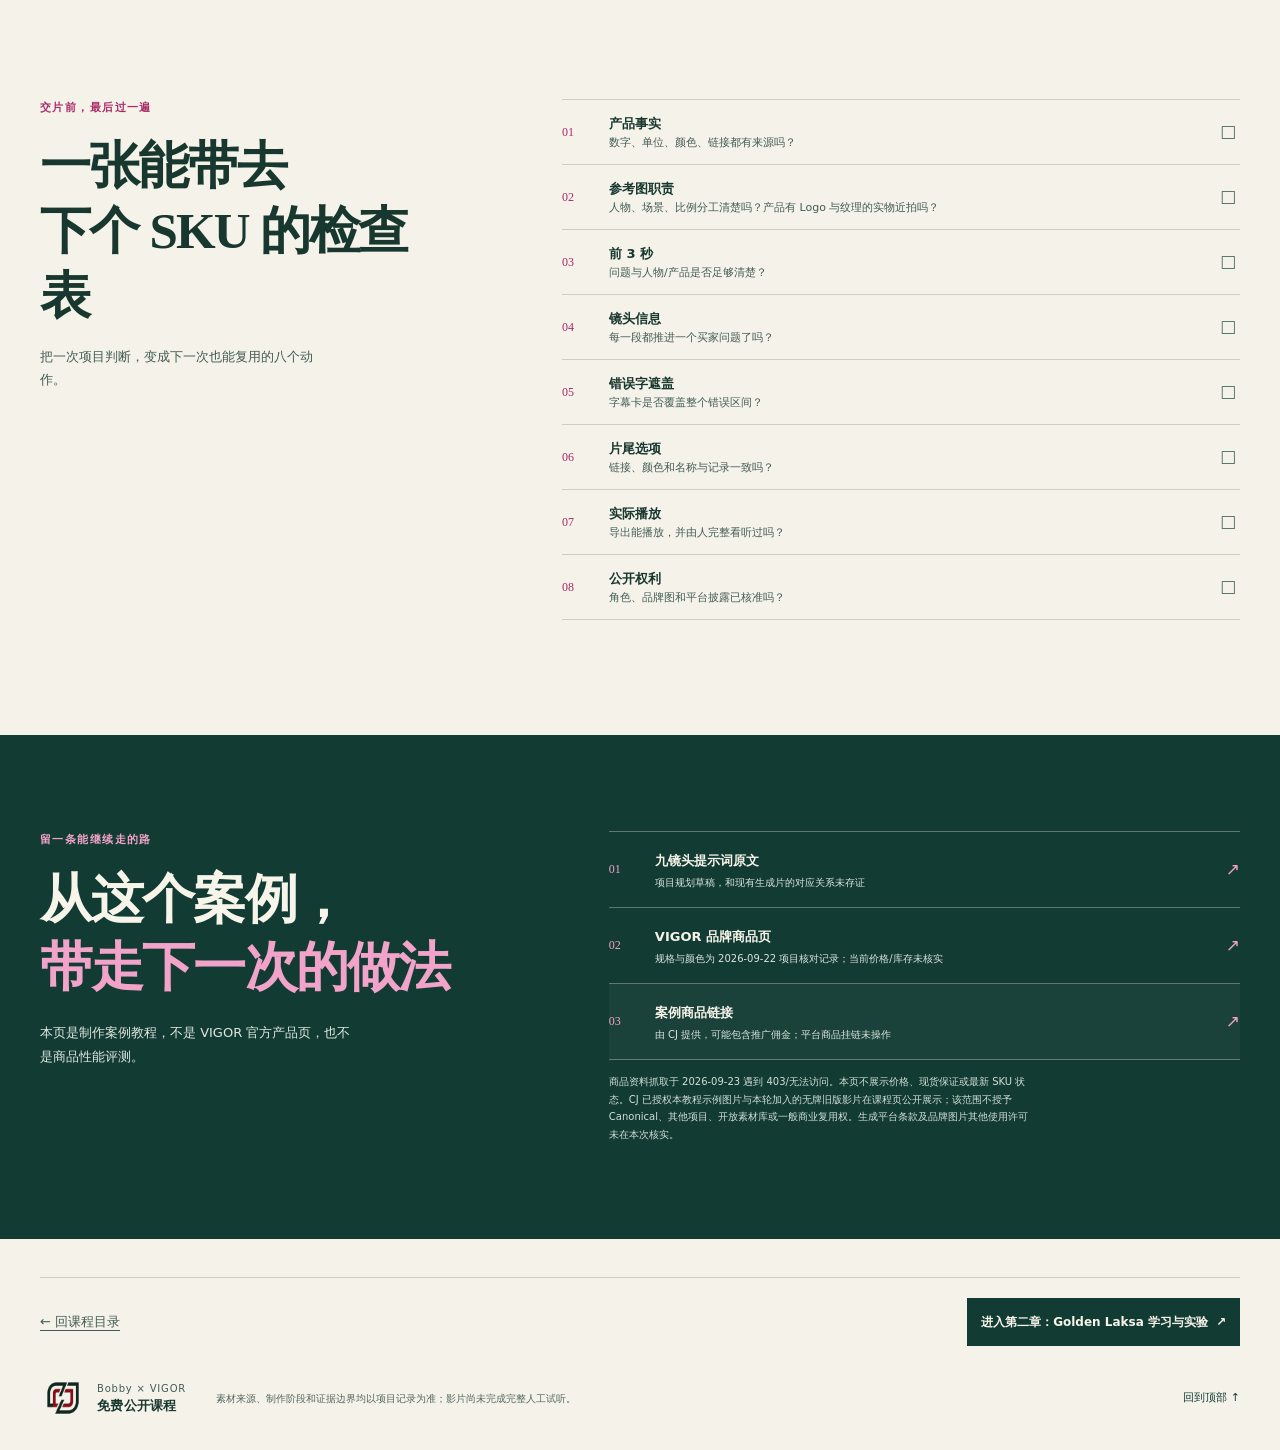
<file: chapter-1.html>
<!doctype html>
<html lang="zh-Hans">
<head>
  <meta charset="utf-8">
  <meta name="viewport" content="width=device-width, initial-scale=1">
  <meta name="theme-color" content="#123b34">
  <meta name="description" content="免费课程第一章：对比 Bobby 的无牌瑜伽展示版、VIGOR 原始生成片与 V2 修订版，学习商品短片五步制作流程。">
  <link rel="icon" type="image/png" href="assets/cj-logo.png">
  <title>第一章｜画面很好看，为什么还不能直接卖产品？</title>
  <link rel="stylesheet" href="styles.css">
  <script src="script.js" defer></script>
</head>
<body>
  <a class="skip-link" href="#main">跳到正文</a>
  <div class="local-banner"><span class="local-dot" aria-hidden="true"></span>免费公开课程 · Bobby × VIGOR 制作案例</div>
  <header class="site-header">
    <a class="wordmark" href="index.html" aria-label="返回课程目录"><img class="wordmark-logo" src="assets/cj-logo.png" width="54" height="54" alt="CJ Logo"><span class="wordmark-copy">制作记录<strong>AI 商品短片拆解</strong></span></a>
    <nav class="main-nav" aria-label="课程导航">
      <a href="index.html">课程目录</a>
      <a href="chapter-0.html">第零章：人物参考图</a>
      <a href="chapter-1.html" aria-current="page">第一章：商品短片</a>
      <a href="chapter-2.html">第二章：学习与实验</a>
    </nav>
    <a class="header-cta" href="#chapter1">开始本章 <span aria-hidden="true">↘</span></a>
  </header>
  <main id="main">
<section class="hero page-wrap" id="top" aria-labelledby="hero-title">
      <div class="hero-copy">
        <p class="hero-kicker"><span>一份有图证的制作教程</span><span class="kicker-rule" aria-hidden="true"></span></p>
        <h1 id="hero-title">画面很好看，<br>为什么还不能<br><em>直接卖产品？</em></h1>
        <p class="hero-deck">直接进入商品短片实战：跟着 Bobby × VIGOR 案例核对商品资料、分工参考图、检查生成错误，再完成短片修订。</p>
        <div class="hero-actions">
          <a class="button button-light" href="#chapter1">开始第一章 <span aria-hidden="true">↓</span></a>
          <a class="text-link" href="chapter-0.html">先看人物参考 <span aria-hidden="true">↗</span></a>
        </div>
        <div class="timeline-note" aria-label="项目阶段：早期无牌复盘 87.58 秒，更换 VIGOR 商品后收到 30.05 秒生成片，最终修订为 25.458 秒">
          <div class="timeline-track" aria-hidden="true"><i></i><i></i><i></i><i></i></div>
          <div class="timeline-labels">
            <span><b>87.58 秒</b>无牌早期复盘</span>
            <span><b>换 SKU</b>转为 VIGOR</span>
            <span><b>30.05 秒</b>收到生成片</span>
            <span><b>25.458 秒</b>V2 修订版</span>
          </div>
          <small>这里只记录片长和阶段变化，不代表观看表现或销售提升。</small>
        </div>
      </div>
      <div class="hero-visual" aria-label="人物定妆参考与最终伸展画面">
        <figure class="hero-portrait photo-frame">
          <button class="image-zoom" type="button" data-image="assets/Bobby角色六格.webp" data-caption="本项目选用的 Bobby 六格候选参考：六个角度属于同一位候选角色。" aria-label="放大查看 本项目选用的 Bobby 六格候选参考">
            <img src="assets/Bobby角色六格.webp" alt="本项目选用的 Bobby 六格候选参考人物参考；六格是同一位候选角色的不同角度与表情。" width="2752" height="1536" fetchpriority="high">
          </button>
          <figcaption><span>人物参考</span>同一个 Bobby，六个视角</figcaption>
        </figure>
        <figure class="hero-output photo-frame">
          <button class="image-zoom" type="button" data-image="assets/成片_伸展画面.webp" data-caption="V2 伸展镜头抽帧，画面可供教学展示；不是现实实测。" aria-label="放大查看 V2 伸展镜头">
            <picture><source type="image/webp" srcset="assets/成片_伸展画面.webp"><img src="assets/成片_伸展画面.jpg" alt="V2 成片中的 Bobby 在粉色瑜伽垫上做伸展动作，背景为高山草甸。" width="720" height="1280" loading="lazy"></picture>
          </button>
          <figcaption><span>成片抽帧</span>动作开始回答产品问题</figcaption>
        </figure>
        <div class="hero-stamp"><span>从好看</span><b>到可信</b><i>用真实资料把中间过程说明白</i></div>
      </div>
    </section>

<div class="chapter-one-band" id="chapter1"><div class="page-wrap"><p class="section-kicker">第一章 · Bobby × VIGOR 实战案例</p><h2>人物资产如何进入<br><em>Bobby × VIGOR 商品短片</em></h2><p>本章从商品问题开始：把真实商品资料和参考图交给制作流程，生成后逐项核对，再修订成可展示的商品短片。第零章的人物参考图方法可单独学习，也可以稍后回来补看。</p><p>版式边界：Alex 旧图用于示范本章新增的参考表版式；Bobby 六格是本案曾使用的 draft 候选素材，不一定符合第零章更新后的无头服装视图规则。本章复盘的是既有制作流程，不表示 Bobby 已按新版 Skill 重新生成。</p></div></div>

    <section class="video-section section-dark" id="films" aria-labelledby="films-title">
      <div class="page-wrap">
        <div class="section-heading heading-inverse">
          <div><p class="section-kicker">先看结果，再拆过程</p><h2 id="films-title">Bobby 两款瑜伽垫，<br><em>三段视频看转向</em></h2></div>
          <p class="section-intro">先看早期无牌垫的完整瑜伽展示片，再看更换 VIGOR 后的生成片与 V2。旧片属于另一款商品，不是同一 SKU 的三次剪辑；片长变化也不证明完播或销量提升。</p>
        </div>
        <div class="film-grid">
          <article class="film-entry film-entry-early">
            <div class="film-meta"><span class="film-stage">A / 早期无牌版</span><span>87.583 秒 · 720 × 1280</span></div>
            <div class="video-shell">
              <video controls playsinline preload="none" poster="assets/无牌旧版封面.jpg" aria-label="早期无牌瑜伽垫完整影片，87.583 秒，以 Bobby 的瑜伽动作展示为主">
                <source src="assets/00_无牌瑜伽展示版.mp4" type="video/mp4">
                您的浏览器无法播放此 MP4，请使用新版浏览器。
              </video>
              <span class="video-corner">无牌旧案</span>
            </div>
            <h3>瑜伽姿势很完整，商品信息散在动作之间</h3>
            <p>这条旧片也提到厚度、长度、躺姿与收纳，只是较多时间先让观众看 Bobby 做瑜伽。先看前 14 秒，再和后两片的开场与商品镜头比较。</p>
            <div class="film-takeaway"><span aria-hidden="true">↳</span>重点看：好看的动作，是否及时回答买家的产品问题</div>
          </article>
          <article class="film-entry">
            <div class="film-meta"><span class="film-stage">B / VIGOR 生成片</span><span>30.05 秒 · 720 × 1280</span></div>
            <div class="video-shell">
              <video controls playsinline preload="none" poster="assets/原片封面.webp" aria-label="原始生成片，约 9 到 13 秒可见错误尺寸或乱码">
                <source src="assets/01_原始生成片.mp4" type="video/mp4">
                您的浏览器无法播放此 MP4，请使用新版浏览器。
              </video>
              <span class="video-corner">原始素材</span>
            </div>
            <h3>生成片给了画面，规格字却不能照单全收</h3>
            <p>约 9–13 秒能看到错误数字或乱码。把它当作问题证据：暂停看标注与实物是否一致，再决定哪里需要遮盖、重排。</p>
            <div class="film-takeaway"><span aria-hidden="true">↳</span>重点看：生成画面里的数字并不会自动变成商品事实</div>
          </article>
          <article class="film-entry film-entry-final">
            <div class="film-meta"><span class="film-stage">C / VIGOR 最终 V2</span><span>25.458 秒 · 720 × 1280</span></div>
            <div class="video-shell">
              <video controls playsinline preload="none" poster="assets/V2封面.webp" aria-label="V2 修订成片，包含字幕、规格卡、商品链接文字和四色选项">
                <source src="assets/02_V2修订成片.mp4" type="video/mp4">
                您的浏览器无法播放此 MP4，请使用新版浏览器。
              </video>
              <span class="video-corner video-corner-final">V2 修订</span>
            </div>
            <h3>把规格、使用动作和选色放进同一条观看路径</h3>
            <p>保留粉色产品展示；加入清楚的规格卡、分段字幕、商品链接文字和“有其他颜色”四色片尾。</p>
            <div class="film-takeaway"><span aria-hidden="true">↳</span>重点看：链接文字是画面提示，平台商品挂链未操作</div>
          </article>
        </div>
        <p class="video-footnote">三条完整影片均需手动播放，开始一条时其他影片会暂停。旧版与后两片是不同 SKU，人物造型也分别取自旧案与 VIGOR 项目参考图；完整人工试听未完成，画面中的规格和体感说法不能代替实物测量。</p>
      </div>
    </section>

    <section class="difference-section page-wrap" id="differences" aria-labelledby="differences-title">
      <div class="section-heading">
        <div><p class="section-kicker">让照片自己说明变化</p><h2 id="differences-title">“有什么不同”，<br><em>看图比看形容词快</em></h2></div>
        <p class="section-intro">每组图片只比较一个问题。点图可放大；标称、生成示意与剪辑结果会分开说明。</p>
      </div>

      <article class="comparison comparison-primary">
        <div class="comparison-copy">
          <p class="comparison-index">对照 A <span>尺寸标注</span></p>
          <h3>错误数字被重排，<br>不会因此变成实物测量</h3>
          <p>左边是原画面的错数字与乱码；右边是后期重排的商品标称规格。V2 修订了字幕、遮错和剪辑，视频里的瑜伽垫几何尺寸没有重新测量或重建。</p>
          <p class="caption-source">项目规格记录：2026-09-22。示意图上的 “Bobby 173 cm” 是角色设定，不是现场测量。</p>
        </div>
        <figure class="comparison-visual comparison-wide">
          <button class="image-zoom" type="button" data-image="assets/规格纠错前后.webp" data-caption="左为生成画面中的错标，右为后期规格卡。V2 使用项目商品标称；几何尺寸未重测。" aria-label="放大查看原始错误规格与修正规格对照">
            <picture><source type="image/webp" srcset="assets/规格纠错前后.webp"><img src="assets/规格纠错前后.jpg" alt="原始错误尺寸与后期修正规格的并排图；左边有 13 cm 错误标注和乱码，右边以规格卡列出标称 183 × 61 cm、厚 15 mm。" width="720" height="696" loading="lazy"></picture>
            <span class="zoom-hint">点击放大 <span aria-hidden="true">↗</span></span>
          </button>
          <figcaption><span>先核资料，再做画面修订。</span>参数按商品标称；非实物重测。</figcaption>
        </figure>
      </article>

      <article class="comparison comparison-product">
        <div class="comparison-copy">
          <p class="comparison-index">对照 B <span>已有参考 × 缺失细节</span></p>
          <h3>大形态有参考，<br>Logo 与细纹仍缺实物近拍</h3>
          <p>本案只有品牌页展示图与生成三视图，没有这款垫子的实物近距离照片。前者能提示字样与配色，后者能提示铺开、薄边和卷起形态；两者都不足以核准 Logo 相对垫边的位置与大小，也无法证明表面纹理和真实厚度。</p>
          <p class="caption-source">成片部分角度显得偏平，缺少纹理微距参考可能是原因之一。这是画面复盘，不是实物材质结论。品牌图仅在本教程示例范围内公开展示。</p>
        </div>
        <div class="pair-grid">
          <figure class="pair-figure">
            <button class="image-zoom" type="button" data-image="assets/官网商品外观参考.webp" data-caption="VIGOR 品牌页商品展示图，可查看可见的标识和配色；不是实物微距照片。CJ 选择在本课程中公开展示；品牌图片的其他授权与复用权限未核实。" aria-label="放大查看 VIGOR 品牌页商品展示图">
              <img src="assets/官网商品外观参考.webp" alt="VIGOR 品牌页的粉色瑜伽垫展示图，近端可见白色标识；不是实物微距照片。" width="1920" height="1920" loading="lazy">
            </button>
            <figcaption><span class="pair-tag">品牌页展示图</span>可看字样与配色，不等于实物近拍</figcaption>
          </figure>
          <figure class="pair-figure">
            <button class="image-zoom" type="button" data-image="assets/粉垫三视图参考.webp" data-caption="由项目流程生成的产品外观参考图片，不是可编辑 3D 模型，也不承担实测证明。" aria-label="放大查看粉色瑜伽垫生成用三视图参考">
              <img src="assets/粉垫三视图参考.webp" alt="粉色瑜伽垫生成用产品形态三视图：包括平铺、薄边与卷起带绑带形态。" width="1672" height="941" loading="lazy">
            </button>
            <figcaption><span class="pair-tag pair-tag-pink">生成三视图</span>帮助固定大形态，Logo 与细纹仍待核</figcaption>
          </figure>
        </div>
      </article>

      <article class="comparison comparison-scene">
        <div class="comparison-copy">
          <p class="comparison-index">对照 C <span>输入参考 × 成片画面</span></p>
          <h3>角色和场景分开锁定，<br>再看它们有没有进入画面</h3>
          <p>六格参考控制同一位 Bobby 的身份与服装；场景图约束高山草甸。右侧是 V2 伸展镜头抽帧，方便比对视觉连续性，不代表实景拍摄。</p>
        </div>
        <div class="scene-pair">
          <div class="reference-stack">
            <figure class="reference-tile">
              <button class="image-zoom" type="button" data-image="assets/Bobby角色六格.webp" data-caption="六格里是同一位 Bobby 候选角色的多角度参考。" aria-label="放大查看 Bobby 人物六格参考">
                <img src="assets/Bobby角色六格.webp" alt="本项目曾使用的 Bobby draft 候选角色六格人物参考。" width="2752" height="1536" loading="lazy">
              </button>
              <figcaption>人物：同一人</figcaption>
            </figure>
            <figure class="reference-tile">
              <button class="image-zoom" type="button" data-image="assets/高山场景参考.webp" data-caption="项目高山草甸场景参考图，未指定为真实地点。" aria-label="放大查看高山草甸场景参考">
                <img src="assets/高山场景参考.webp" alt="高山草甸与远处雪峰的横版场景参考图，未指定为真实拍摄地点。" width="1664" height="936" loading="lazy">
              </button>
              <figcaption>场景：雪峰与草甸</figcaption>
            </figure>
          </div>
          <div class="compare-arrow" aria-hidden="true">→</div>
          <figure class="output-tile">
            <button class="image-zoom" type="button" data-image="assets/成片_伸展画面.webp" data-caption="V2 成片抽帧，表示项目生成画面里的角色与环境组合。" aria-label="放大查看 V2 成片伸展画面">
              <picture><source type="image/webp" srcset="assets/成片_伸展画面.webp"><img src="assets/成片_伸展画面.jpg" alt="V2 成片抽帧：Bobby 在粉色垫上伸展，背景为高山草甸和雪峰。" width="720" height="1280" loading="lazy"></picture>
            </button>
            <figcaption><span class="pair-tag">V2 成片抽帧</span>输入约束要回到成片逐项检查</figcaption>
          </figure>
        </div>
      </article>

      <aside class="ratio-note" aria-label="人物和瑜伽垫比例控制说明">
        <figure class="ratio-image">
          <button class="image-zoom" type="button" data-image="assets/人物垫长比例线稿.webp" data-caption="人物与垫长的比例控制线稿。5 cm 是居中摆放时的理论余量，不代表 AI 画面已量准。" aria-label="放大查看 183 厘米瑜伽垫与 173 厘米人物比例线稿">
            <img src="assets/人物垫长比例线稿.webp" alt="183 cm 瑜伽垫与 173 cm 人物的纵向比例控制线稿；人物占垫长约 94.5%，居中时每端理论余量约 5 cm。" width="1400" height="2340" loading="lazy">
          </button>
        </figure>
        <div><p class="section-kicker">比例只做生成约束</p><h3>理论上每端约 5 cm，<br>画面不能替你证明这件事</h3><p>（183 − 173）÷ 2 = 5 cm。头发、脚尖姿势和透视都会改变视觉余量。这里是设计目标，不是 AI 画面或实物的测量结果。</p></div>
      </aside>
    </section>

    <section class="method-section" id="method" aria-labelledby="method-title">
      <div class="page-wrap">
        <div class="section-heading method-heading">
          <div><p class="section-kicker">把判断变成下一次能照做的步骤</p><h2 id="method-title">五步，从商品事实<br><em>走到可以交付的短片</em></h2></div>
          <p class="section-intro">每一步都留一个实际动作，也留一个不能越过的证据边界。</p>
        </div>
        <ol class="steps">
          <li class="step">
            <div class="step-index"><span>01</span><b>先核 SKU 与目标</b><i>Fact before frame</i></div>
            <div class="step-body">
              <div class="step-lede"><h3>先问：买家到底需要看清什么？</h3><p>本案早期无牌资料的长度口径有 181 / 183 cm 冲突；换成 VIGOR 商品后，按 2026-09-22 项目核对记录采用 183 × 61 × 1.5 cm。15 mm = 1.5 cm。</p></div>
              <div class="step-detail-grid"><div><b>做什么</b><p>将 SKU、单位、来源与待核信息写在同一页。</p></div><div><b>为什么</b><p>生成片里的字和外形都可能错，事实要先有出处。</p></div><div><b>本案材料</b><p>V2 规格卡和商品页核对记录（2026-09-22）。</p></div><div><b>可复用动作</b><p>标出已核事实、项目记录与当前未核信息。</p></div></div>
            </div>
          </li>
          <li class="step">
            <div class="step-index"><span>02</span><b>拆分参考图职责</b><i>One reference, one job</i></div>
            <div class="step-body">
              <div class="step-lede"><h3>人物、场景、产品、比例，各自管一件事</h3><p>人物六格锁同一位 Bobby，横版图锁环境，黑白线稿只给比例目标。产品三视图只能提示大形态；品牌页展示图能提示部分 Logo 字样，却不能代替实物近拍。</p></div>
              <figure class="step-photo">
                <button class="image-zoom" type="button" data-image="assets/粉垫三视图参考.webp" data-caption="产品外观参考图片；不是可编辑三维模型。" aria-label="放大查看用于生成的产品外观三视图">
                  <img src="assets/粉垫三视图参考.webp" alt="粉色瑜伽垫平铺、边缘和卷起形态的生成参考图。" width="1672" height="941" loading="lazy">
                </button>
                <figcaption>现有三视图负责铺开与卷起形态；Logo 定位和真实细纹仍需实物参考。</figcaption>
              </figure>
              <aside class="reference-gap" aria-labelledby="reference-gap-title">
                <div class="reference-gap-copy">
                  <p class="reference-gap-kicker">本案复盘 · 产品参考还缺什么</p>
                  <h4 id="reference-gap-title">先拍清 Logo 和纹理，再要求镜头还原细节</h4>
                  <p>视频近景虽生成了纹路，但没有实物照片可核对其方向、间距和起伏；部分角度看起来偏平。下次先补实物图，再把要锁定的位置与纹理特征标在参考图上，不要只让模型凭三视图猜。</p>
                  <ul class="reference-shot-list">
                    <li><b>整垫俯拍</b><span>标出 Logo 所在短端、朝向和与边缘的相对位置；具体距离只在实测后填写。</span></li>
                    <li><b>Logo 近拍</b><span>拍清字样大小、方向，以及铺开和卷起时各自能看到什么。</span></li>
                    <li><b>纹理微距</b><span>用斜侧光拍表面细纹，再以相同角度比对生成画面；不要把生成纹路当实物证据。</span></li>
                    <li><b>边缘与绑带</b><span>拍清垫边形态、卷起后的层次和绑带连接；厚度数字要另有商品资料或尺量依据。</span></li>
                  </ul>
                </div>
                <figure class="reference-gap-still">
                  <button class="image-zoom" type="button" data-image="assets/V2纹理近景_02.833s.jpg" data-caption="V2 在 2.833 秒的纹理近景。画面能看到生成的纹路，但缺实物微距参考，不能证明与商品相同。" aria-label="放大查看 V2 中生成的垫面纹理近景">
                    <img src="assets/V2纹理近景_02.833s.jpg" alt="V2 影片的粉色垫面近景，能看到生成出的平行纹路；这不是实物照片。" width="720" height="1280" loading="lazy">
                  </button>
                  <figcaption>V2 · 2.833 秒：有生成纹路，不等于真实纹理已还原。</figcaption>
                </figure>
              </aside>
              <div class="step-detail-grid"><div><b>做什么</b><p>每张参考图分工；为产品另备实物全貌和关键细节近拍。</p></div><div><b>为什么</b><p>少了 Logo 定位与纹理微距，生成画面可能偏平或自行补全细节。</p></div><div><b>本案材料</b><p>人物、场景、生成三视图、品牌页图与比例线稿；实物微距缺失。</p></div><div><b>可复用动作</b><p>给实物图标注 Logo、纹理、垫边和绑带，再按同角度核对生成帧。</p></div></div>
              <p class="proof-inline"><strong>限制：</strong>Bobby 173 cm 是角色设定；三视图是生成图片，不是可编辑 3D 模型。没有实物近拍时，不宣称 Logo 位置或垫面纹理已准确还原。</p>
            </div>
          </li>
          <li class="step">
            <div class="step-index"><span>03</span><b>设计镜头问答链</b><i>Question → proof → payoff</i></div>
            <div class="step-body">
              <div class="step-lede"><h3>每一个镜头，都要把买家问题往前推一步</h3><p>项目提示词规划了 9 镜头、30 秒的问答顺序：躺得下吗 → 看标识和纹理 → 看 15 mm 边缘 → 看俯拍长度 → 看肩背接触画面 → 做一个伸展动作 → 卷垫 → 提起绑带 → 商品收尾。</p></div>
              <div class="shot-ribbon" aria-label="九镜头概览">
                <span>开场提问</span><i aria-hidden="true">›</i><span>品牌纹理</span><i aria-hidden="true">›</i><span>看垫边厚度</span><i aria-hidden="true">›</i><span>长宽</span><i aria-hidden="true">›</i><span>动作空间</span><i aria-hidden="true">›</i><span>收纳选款</span>
              </div>
              <div class="step-detail-grid"><div><b>做什么</b><p>每段只回答一个产品问题，设计可见的答案。</p></div><div><b>为什么</b><p>让人、风景和动作都服务商品，不让漂亮背景拖慢信息。</p></div><div><b>本案材料</b><p>九镜头 Seedance 提示词项目规划草稿。</p></div><div><b>可复用动作</b><p>开头写问题，中段列证据，最后给合理下一步。</p></div></div>
              <details class="prompt-fold">
                <summary>展开一段可复用的提示词要点</summary>
                <div class="prompt-content"><p>参考图分工：人物图锁定同一角色的脸、发型、身形与服装；场景图锁定远处雪峰和草甸；产品形态图只控制粉色垫的铺开、薄边和卷起状态；比例图只锁几何比例，图中的线稿、数字和箭头不进入成片。</p><p>画面约束：一张垫、一个场景、同一晨光方向；真实动作连续，商品边缘清楚；不生成字幕、数字或功效徽章，中文说明字由后期添加。</p><button class="copy-button" type="button" data-copy="参考图分工：人物图锁定同一角色的脸、发型、身形与服装；场景图锁定远处雪峰和草甸；产品形态图只控制粉色垫的铺开、薄边和卷起状态；比例图只锁几何比例，图中的线稿、数字和箭头不进入成片。\n\n画面约束：一张垫、一个场景、同一晨光方向；真实动作连续，商品边缘清楚；不生成字幕、数字或功效徽章，中文说明字由后期添加。">复制这段要点</button><span class="copy-status" role="status" aria-live="polite"></span></div>
              </details>
              <p class="evidence-warning">来源边界：提示词文件自标为“视频尚未生成”；后来有 30.05 秒 VIGOR 生成片，但项目没有逐项存证证明该片由这份提示词生成。<a href="assets/Seedance九镜头提示词_项目规划草稿.md" target="_blank" rel="noopener">查看课程提示词原文</a>（仅作为规划草稿）。</p>
            </div>
          </li>
          <li class="step">
            <div class="step-index"><span>04</span><b>生成后核对纠错</b><i>Inspect, then correct</i></div>
            <div class="step-body">
              <div class="step-lede"><h3>错误字要整段盖住，不能拿正确字幕遮羞</h3><p>本案出现过“13 cm”等错误标注与侧面乱码。后期用规格卡覆盖错误信息，再逐帧看卡片进出和切镜边界；字幕纠错不能改变视频里垫子的真实几何。</p></div>
              <figure class="step-photo step-photo-wide">
                <button class="image-zoom" type="button" data-image="assets/规格纠错前后.webp" data-caption="原始错标与 V2 规格卡前后对照。后期文字替换不等于重建实物几何。" aria-label="放大查看规格错误与修正过程">
                  <picture><source type="image/webp" srcset="assets/规格纠错前后.webp"><img src="assets/规格纠错前后.jpg" alt="对照图展示 13 cm 和乱码如何被后期规格卡替换为商品标称的 183 × 61 cm、15 mm。" width="720" height="696" loading="lazy"></picture>
                </button>
                <figcaption>检查画面入点、出点与邻帧，确保旧数字没有闪回。</figcaption>
              </figure>
              <div class="step-detail-grid"><div><b>做什么</b><p>错误区域整段覆盖，抽查前后边界帧。</p></div><div><b>为什么</b><p>正确字幕不能消除原画面仍可见的错误或误导。</p></div><div><b>本案材料</b><p>导出检查前后图与尺寸卡边界帧。</p></div><div><b>可复用动作</b><p>数字、单位、时长分别核对，保留来源与截图。</p></div></div>
              <p class="proof-inline"><strong>不作功效承诺：</strong>生成画面不证明防滑、护膝、治疗或舒适程度；原片“厚度足够耐用”也没有实测依据，所以 V1/V2 已移除该说法。</p>
            </div>
          </li>
          <li class="step">
            <div class="step-index"><span>05</span><b>剪辑并检查导出</b><i>Make it readable</i></div>
            <div class="step-body">
              <div class="step-lede"><h3>删掉停顿，让字幕带路，最后再给选款入口</h3><p>V2 从 30.05 秒收紧到 25.458 秒。口播、规格卡、动态字幕和商品片尾按同一条观看路径安排；末尾增加链接文字、“有其他颜色”和四色选项。</p></div>
              <div class="edit-stills">
                <figure><button class="image-zoom" type="button" data-image="assets/成片_伸展画面.webp" data-caption="V2 成片中的伸展动作抽帧。" aria-label="放大查看 V2 伸展动作"><picture><source type="image/webp" srcset="assets/成片_伸展画面.webp"><img src="assets/成片_伸展画面.jpg" alt="V2 成片抽帧：Bobby 在垫子上伸展，画面有产品标签和字幕。" width="720" height="1280" loading="lazy"></picture></button><figcaption>字幕只服务一个动作问题。</figcaption></figure>
                <figure><button class="image-zoom" type="button" data-image="assets/成片_绑带画面.webp" data-caption="V2 成片中的绑带携带展示抽帧。" aria-label="放大查看 V2 绑带携带画面"><picture><source type="image/webp" srcset="assets/成片_绑带画面.webp"><img src="assets/成片_绑带画面.jpg" alt="V2 成片抽帧：人物提着带黑色绑带的卷起粉色垫子。" width="720" height="1280" loading="lazy"></picture></button><figcaption>动作收束到可见的收纳方式。</figcaption></figure>
                <figure><button class="image-zoom" type="button" data-image="assets/V2片尾预览.webp" data-caption="V2 的商品链接文字与四色片尾预览。" aria-label="放大查看 V2 商品链接和四色片尾"><picture><source type="image/webp" srcset="assets/V2片尾预览.webp"><img src="assets/V2片尾预览.jpg" alt="V2 片尾显示商品链接文字、“有其他颜色”与黑、紫、粉、蓝色块。" width="720" height="1280" loading="lazy"></picture></button><figcaption>片尾：链接文字 + 四色选项。</figcaption></figure>
              </div>
              <div class="step-detail-grid"><div><b>做什么</b><p>删冗余停顿，用短字幕、规格卡和动作镜头组织信息。</p></div><div><b>为什么</b><p>观众静音也能读重点，声音继续讲动作和关系。</p></div><div><b>本案材料</b><p>全片解码、规格卡边界帧与音轨校验记录。</p></div><div><b>可复用动作</b><p>先检查片长、尺寸、解码，再人工完整看听一遍。</p></div></div>
              <p class="proof-inline"><strong>验收状态：</strong>V2 611 帧解码成功，音轨与 V1 相同；完整人工试听未完成。按本案需求，结尾不重复放“AI 画面演示”字样；发布平台披露设置未由本地视频编辑操作。</p>
            </div>
          </li>
        </ol>
      </div>
    </section>

    <section class="checklist-section page-wrap" id="checklist" aria-labelledby="checklist-title">
      <div class="checklist-intro"><p class="section-kicker">交片前，最后过一遍</p><h2 id="checklist-title">一张能带去<br>下个 SKU 的检查表</h2><p>把一次项目判断，变成下一次也能复用的八个动作。</p></div>
      <ol class="checklist">
        <li><span>01</span><div><b>产品事实</b><small>数字、单位、颜色、链接都有来源吗？</small></div><i aria-hidden="true">□</i></li>
        <li><span>02</span><div><b>参考图职责</b><small>人物、场景、比例分工清楚吗？产品有 Logo 与纹理的实物近拍吗？</small></div><i aria-hidden="true">□</i></li>
        <li><span>03</span><div><b>前 3 秒</b><small>问题与人物/产品是否足够清楚？</small></div><i aria-hidden="true">□</i></li>
        <li><span>04</span><div><b>镜头信息</b><small>每一段都推进一个买家问题了吗？</small></div><i aria-hidden="true">□</i></li>
        <li><span>05</span><div><b>错误字遮盖</b><small>字幕卡是否覆盖整个错误区间？</small></div><i aria-hidden="true">□</i></li>
        <li><span>06</span><div><b>片尾选项</b><small>链接、颜色和名称与记录一致吗？</small></div><i aria-hidden="true">□</i></li>
        <li><span>07</span><div><b>实际播放</b><small>导出能播放，并由人完整看听过吗？</small></div><i aria-hidden="true">□</i></li>
        <li><span>08</span><div><b>公开权利</b><small>角色、品牌图和平台披露已核准吗？</small></div><i aria-hidden="true">□</i></li>
      </ol>
    </section>

    <section class="resources-section section-dark" aria-labelledby="resources-title">
      <div class="page-wrap resource-layout">
        <div><p class="section-kicker">留一条能继续走的路</p><h2 id="resources-title">从这个案例，<br><em>带走下一次的做法</em></h2><p class="resource-lede">本页是制作案例教程，不是 VIGOR 官方产品页，也不是商品性能评测。</p></div>
        <div class="resource-list">
          <a class="resource-link" href="assets/Seedance九镜头提示词_项目规划草稿.md" target="_blank" rel="noopener"><span>01</span><span><b>九镜头提示词原文</b><small>项目规划草稿，和现有生成片的对应关系未存证</small></span><i aria-hidden="true">↗</i></a>
          <a class="resource-link" href="https://www.vigorfitness.com.my/product/yoga-mat-1-5cm" target="_blank" rel="noopener noreferrer" referrerpolicy="no-referrer"><span>02</span><span><b>VIGOR 品牌商品页</b><small>规格与颜色为 2026-09-22 项目核对记录；当前价格/库存未核实</small></span><i aria-hidden="true">↗</i></a>
          <a class="resource-link resource-affiliate" href="https://s.shopee.com.my/1VzKi3JJH0" target="_blank" rel="sponsored nofollow noopener noreferrer" referrerpolicy="no-referrer"><span>03</span><span><b>案例商品链接</b><small>由 CJ 提供，可能包含推广佣金；平台商品挂链未操作</small></span><i aria-hidden="true">↗</i></a>
          <p class="resource-disclaimer">商品资料抓取于 2026-09-23 遇到 403/无法访问。本页不展示价格、现货保证或最新 SKU 状态。CJ 已授权本教程示例图片与本轮加入的无牌旧版影片在课程页公开展示；该范围不授予 Canonical、其他项目、开放素材库或一般商业复用权。生成平台条款及品牌图片其他使用许可未在本次核实。</p>
        </div>
      </div>
    </section>
    <div class="chapter-next-links page-wrap"><a class="text-link" href="index.html">← 回课程目录</a><a class="button button-light" href="chapter-2.html">进入第二章：Golden Laksa 学习与实验 <span aria-hidden="true">↗</span></a></div>
  </main>
<footer class="site-footer page-wrap">
    <a class="wordmark footer-wordmark" href="#top"><img class="wordmark-logo" src="assets/cj-logo.png" width="54" height="54" alt="CJ Logo"><span class="wordmark-copy">Bobby × VIGOR<strong>免费公开课程</strong></span></a>
    <p>素材来源、制作阶段和证据边界均以项目记录为准；影片尚未完成完整人工试听。</p>
    <a href="#top" class="back-top">回到顶部 ↑</a>
  </footer>
<dialog class="image-dialog" aria-label="图片放大查看">
    <div class="dialog-toolbar"><p class="dialog-caption">查看项目图片</p><button class="dialog-close" type="button" aria-label="关闭图片查看">关闭 <span aria-hidden="true">×</span></button></div>
    <img class="dialog-image" alt="">
  </dialog>
  <noscript><p class="noscript-note">图片放大和复制提示词需要开启 JavaScript；页面正文和影片控制仍可使用。</p></noscript>
</body>
</html>
</file>
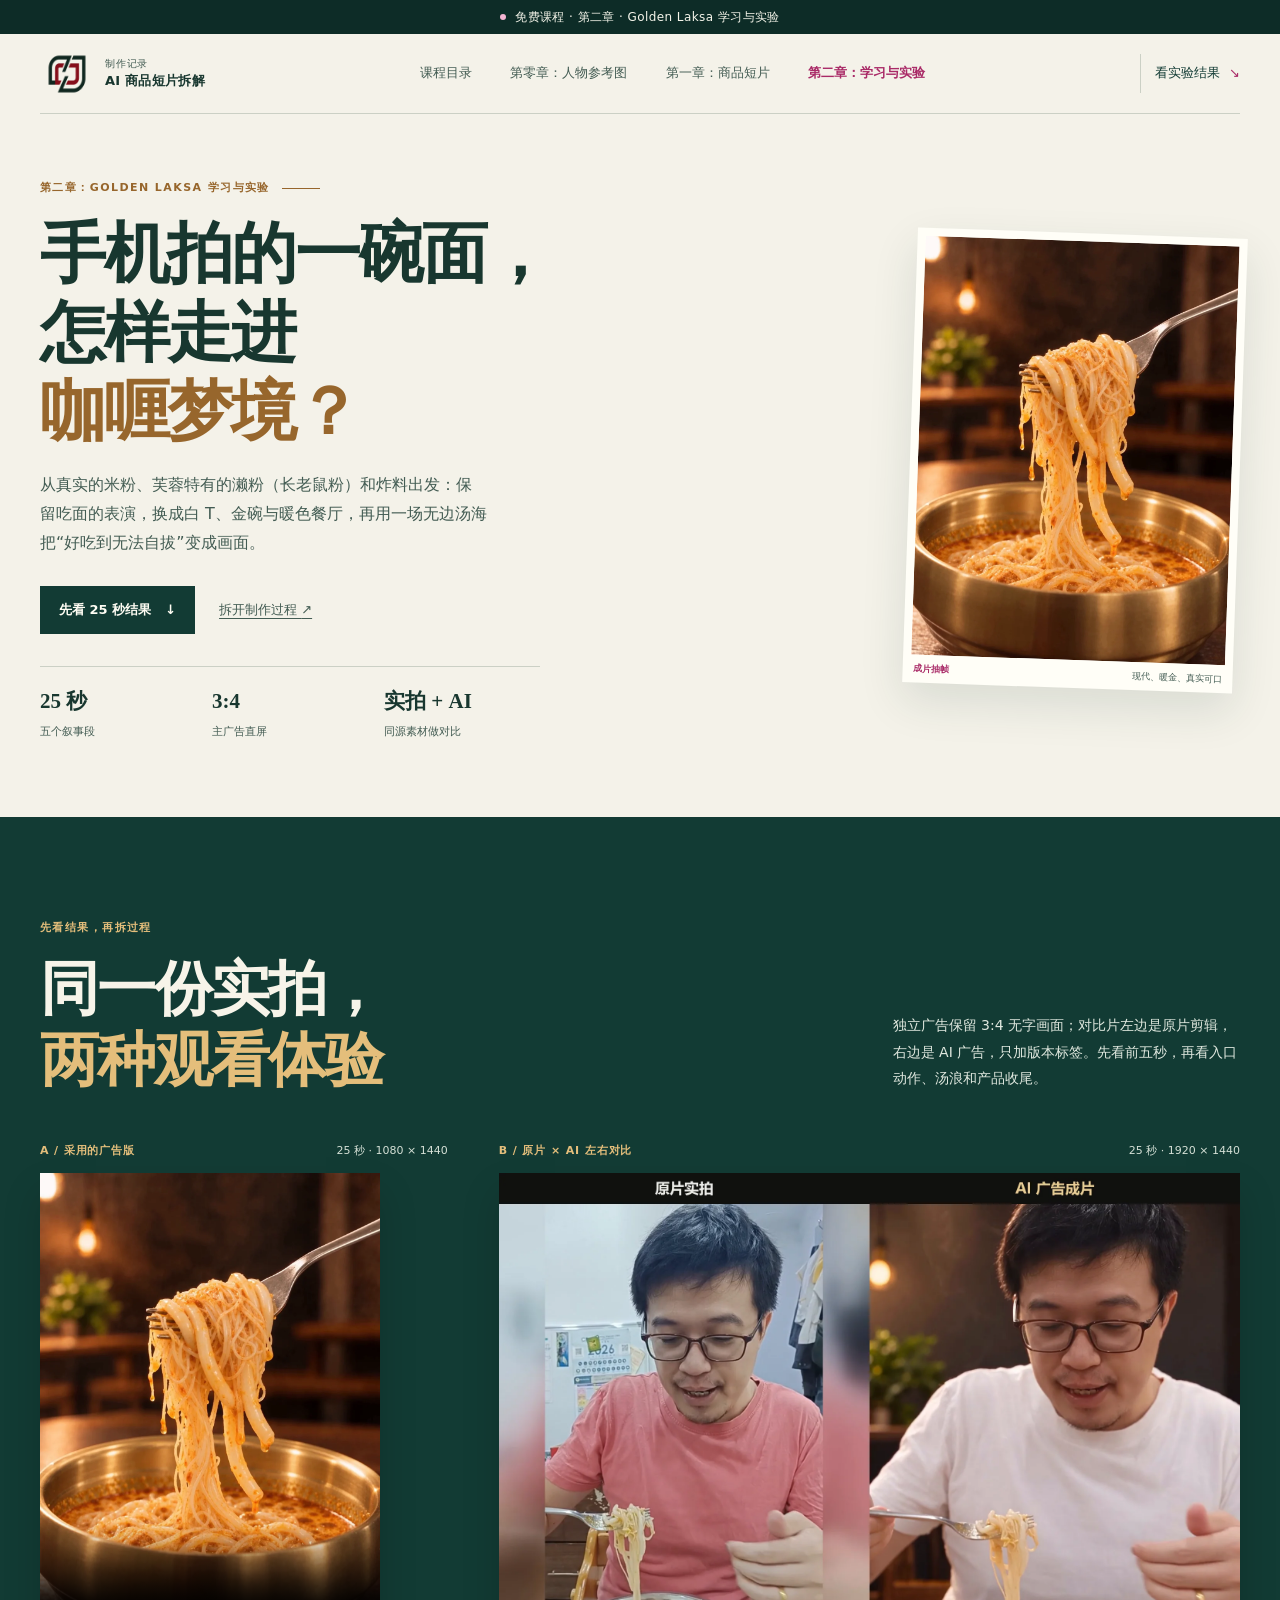
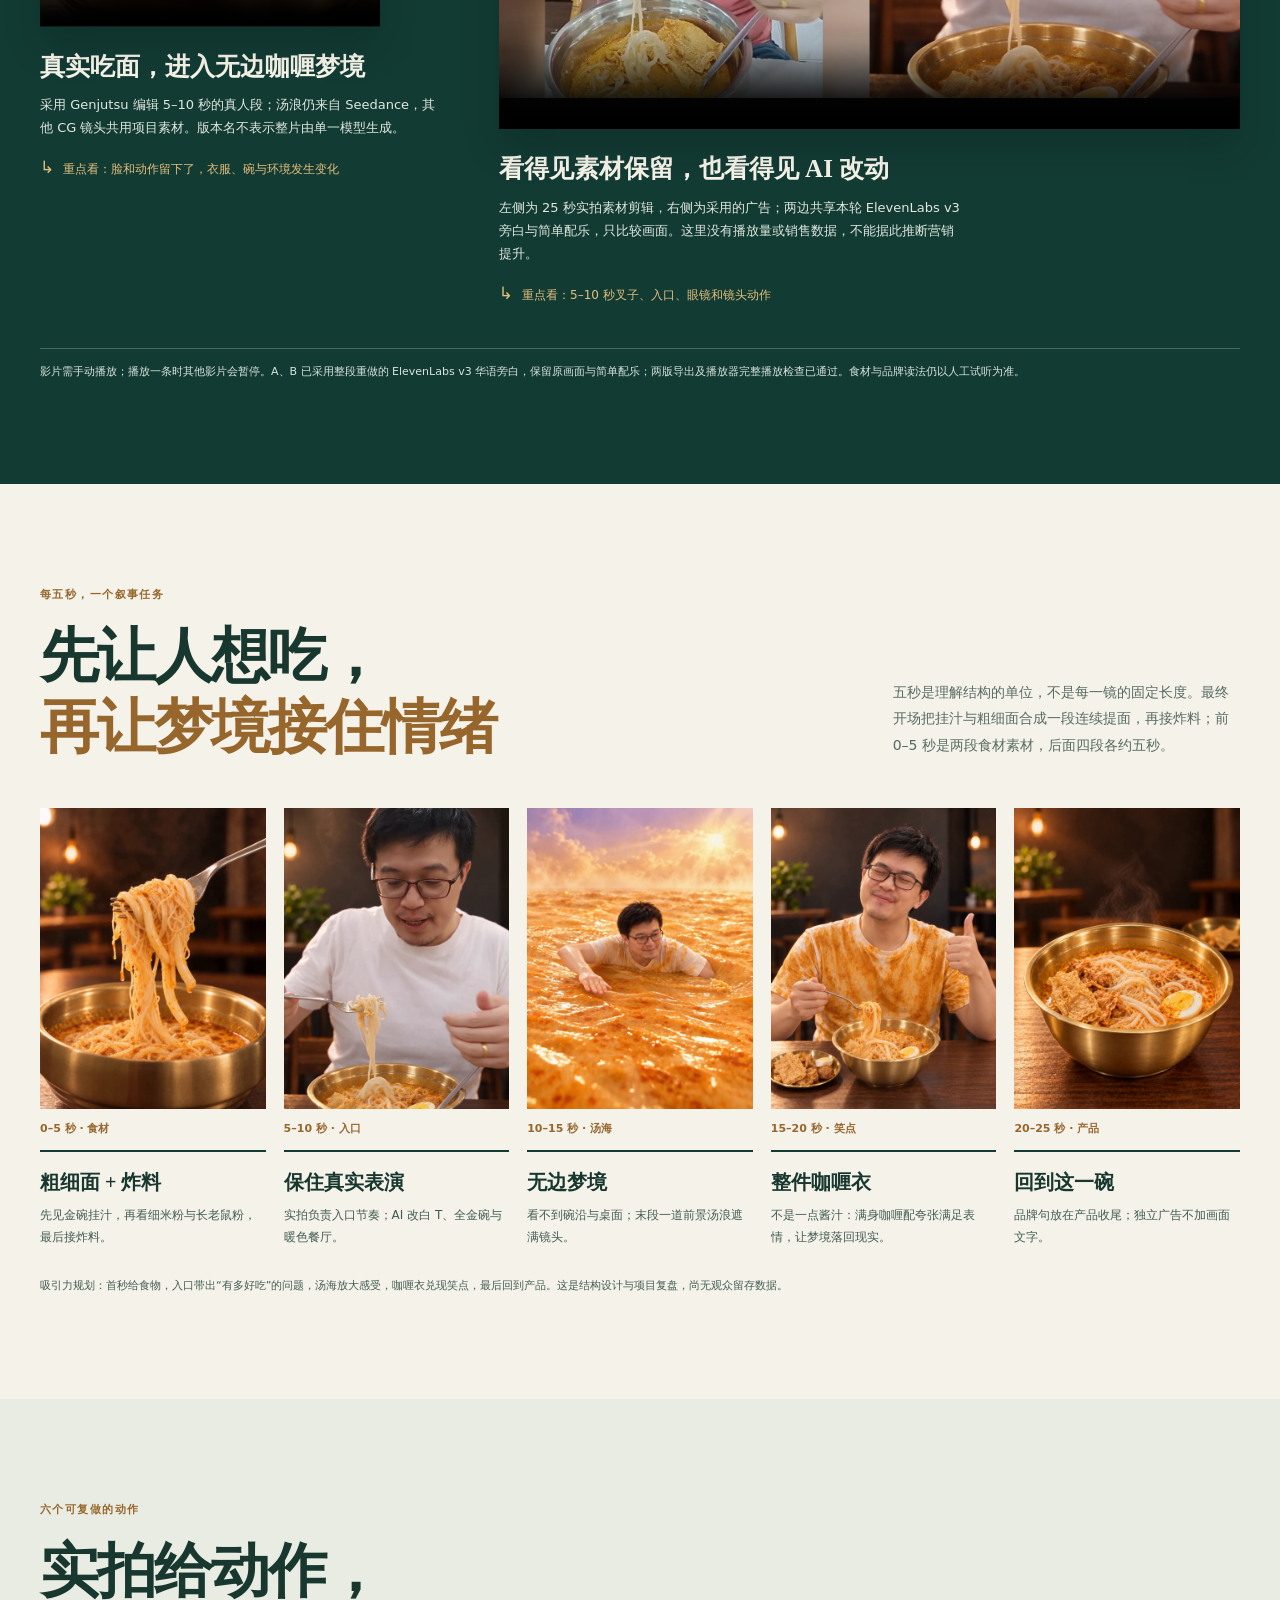
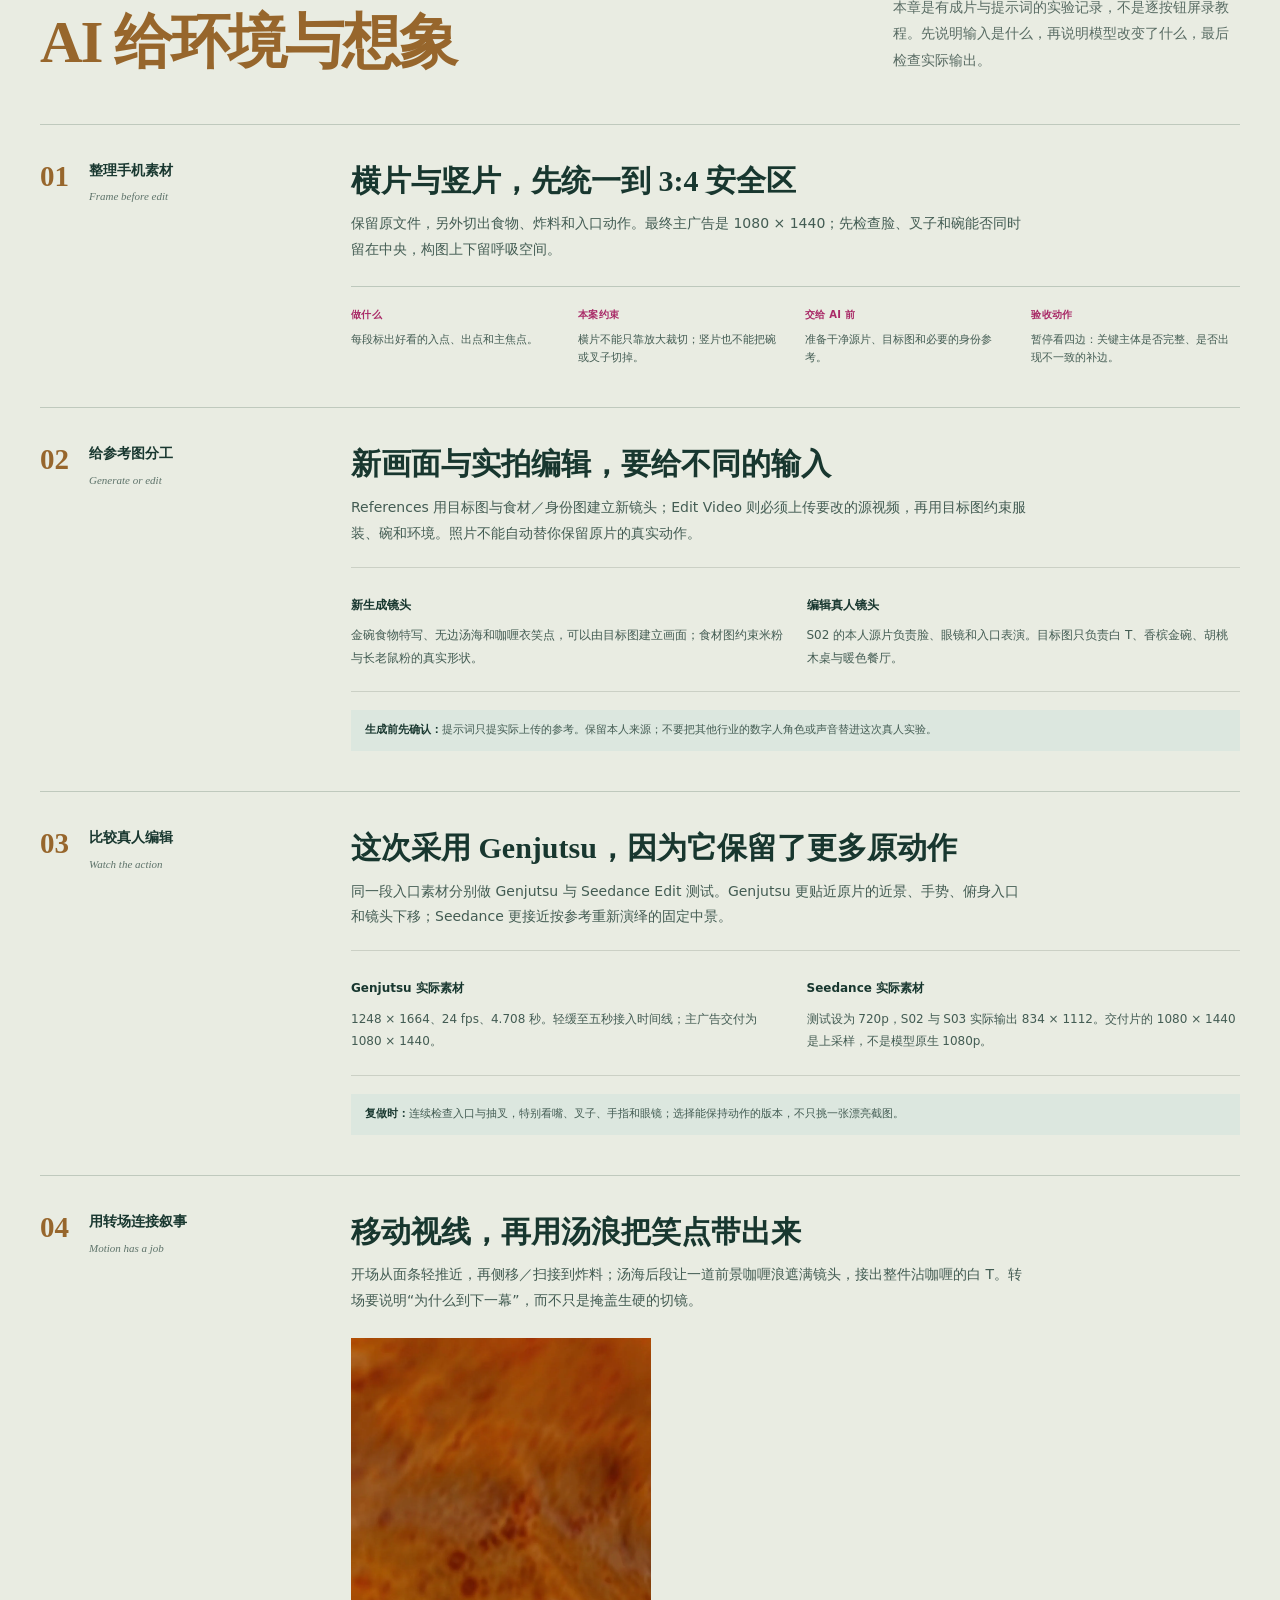
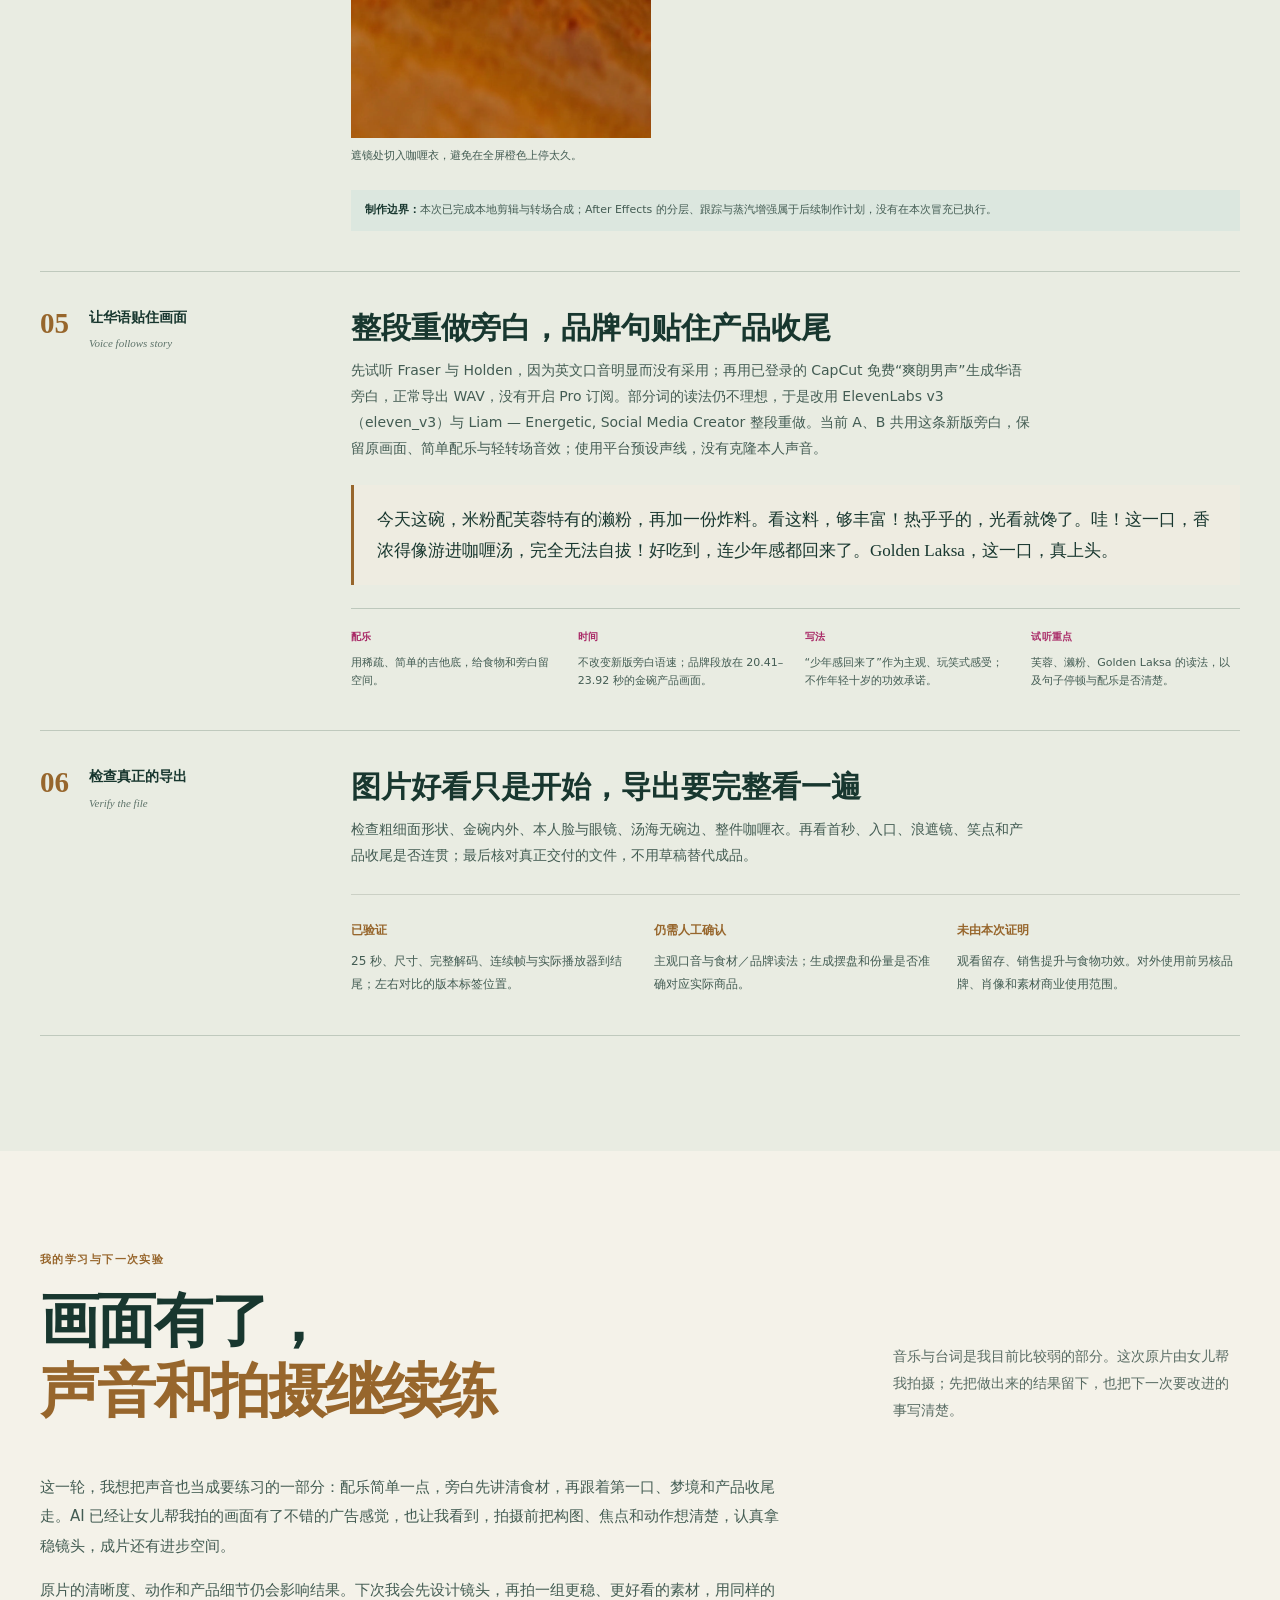
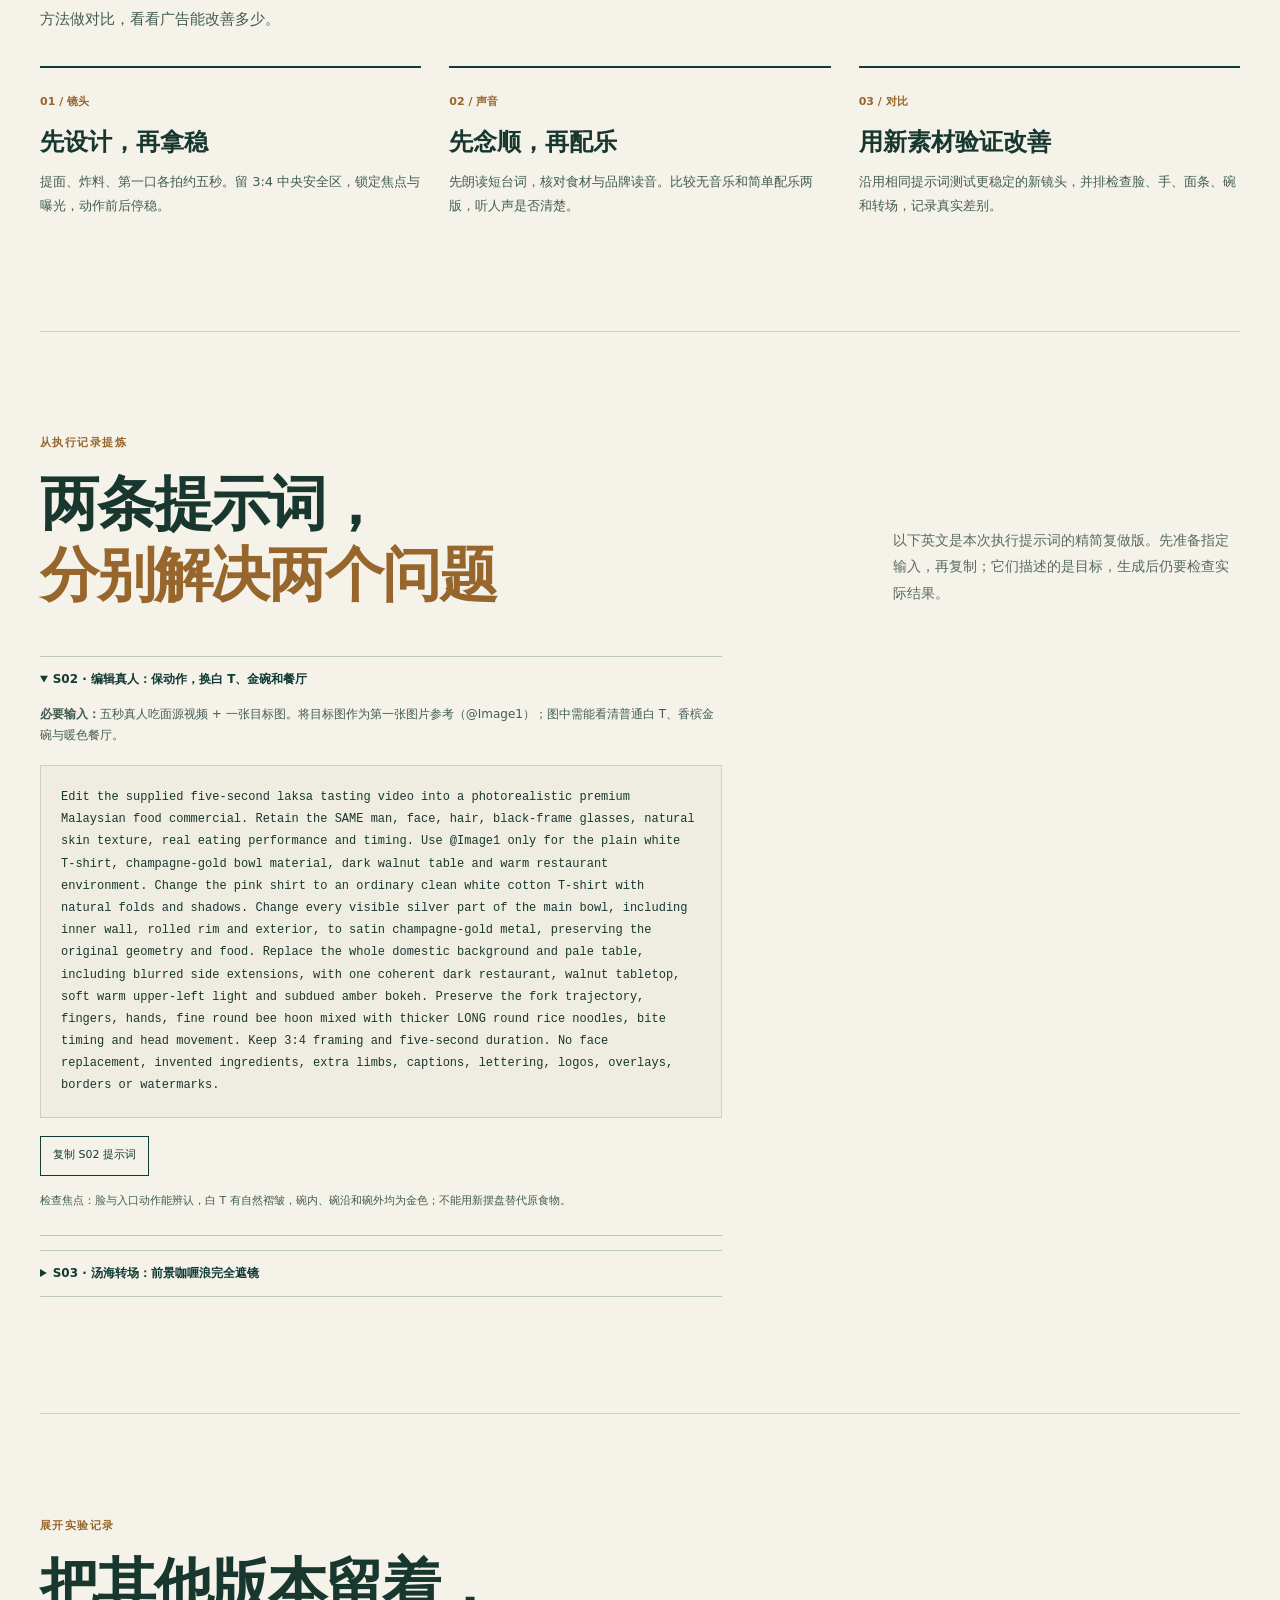
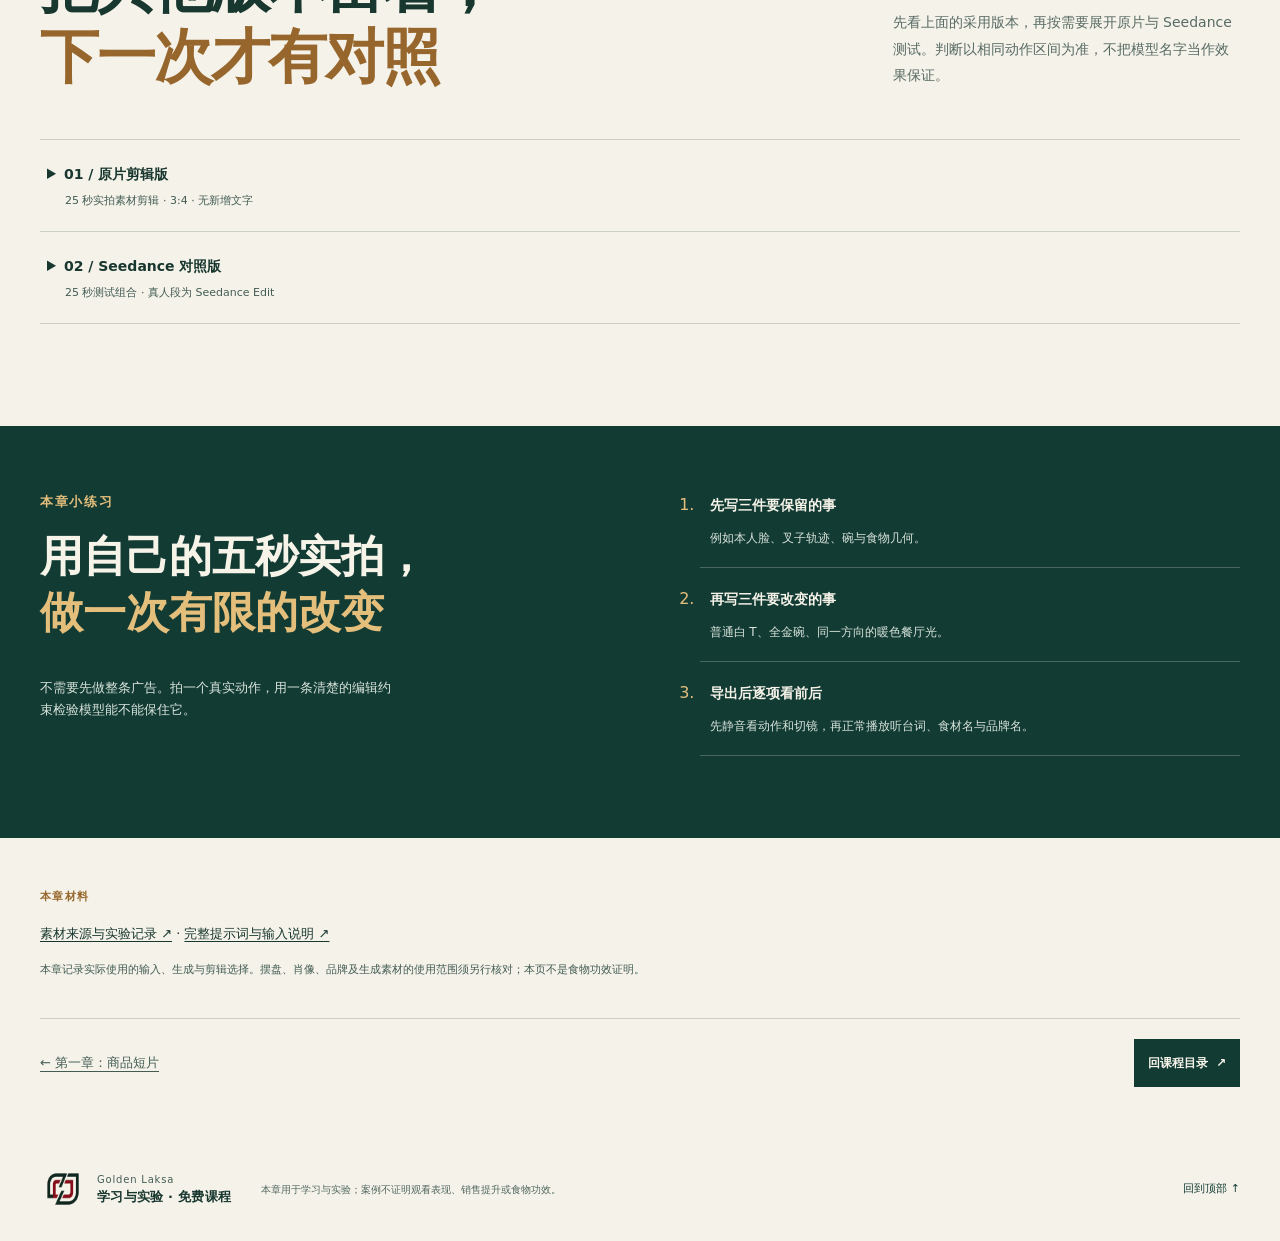
<file: chapter-2.html>
<!doctype html>
<html lang="zh-Hans">
<head>
  <meta charset="utf-8">
  <meta name="viewport" content="width=device-width, initial-scale=1">
  <meta name="theme-color" content="#123b34">
  <meta name="description" content="第二章：Golden Laksa 学习与实验。从手机横竖实拍、3:4 分镜、Genjutsu 真人编辑与 Seedance 汤浪实验，到 ElevenLabs v3 华语旁白和 25 秒广告对比。">
  <link rel="icon" type="image/png" href="assets/cj-logo.png">
  <title>第二章｜Golden Laksa 学习与实验</title>
  <link rel="stylesheet" href="styles.css">
  <script src="script.js" defer></script>
</head>
<body class="gl-chapter">
  <a class="skip-link" href="#main">跳到正文</a>
  <div class="local-banner"><span class="local-dot" aria-hidden="true"></span>免费课程 · 第二章 · Golden Laksa 学习与实验</div>
  <header class="site-header">
    <a class="wordmark" href="index.html" aria-label="返回课程目录"><img class="wordmark-logo" src="assets/cj-logo.png" width="54" height="54" alt="CJ Logo"><span class="wordmark-copy">制作记录<strong>AI 商品短片拆解</strong></span></a>
    <nav class="main-nav" aria-label="课程导航">
      <a href="index.html">课程目录</a>
      <a href="chapter-0.html">第零章：人物参考图</a>
      <a href="chapter-1.html">第一章：商品短片</a>
      <a href="chapter-2.html" aria-current="page">第二章：学习与实验</a>
    </nav>
    <a class="header-cta" href="#films">看实验结果 <span aria-hidden="true">↘</span></a>
  </header>
  <main id="main">
    <section class="gl-hero page-wrap" id="top" aria-labelledby="hero-title">
      <div class="gl-hero-copy">
        <p class="hero-kicker"><span>第二章：Golden Laksa 学习与实验</span><span class="kicker-rule" aria-hidden="true"></span></p>
        <h1 id="hero-title">手机拍的一碗面，<br>怎样走进<br><em>咖喱梦境？</em></h1>
        <p class="hero-deck">从真实的米粉、芙蓉特有的濑粉（长老鼠粉）和炸料出发：保留吃面的表演，换成白 T、金碗与暖色餐厅，再用一场无边汤海把“好吃到无法自拔”变成画面。</p>
        <div class="hero-actions"><a class="button button-light" href="#films">先看 25 秒结果 <span aria-hidden="true">↓</span></a><a class="text-link" href="#workflow">拆开制作过程 <span aria-hidden="true">↗</span></a></div>
        <dl class="gl-facts"><div><dt>25 秒</dt><dd>五个叙事段</dd></div><div><dt>3:4</dt><dd>主广告直屏</dd></div><div><dt>实拍 + AI</dt><dd>同源素材做对比</dd></div></dl>
      </div>
      <figure class="gl-hero-photo photo-frame">
        <button class="image-zoom" type="button" data-image="assets/golden-laksa/hero.webp" data-caption="Golden Laksa 广告成片抽帧。香槟金碗与精品餐厅为 AI 画面处理；食材和摆盘仍需与实际产品核对。" aria-label="放大查看 Golden Laksa 广告抽帧"><img src="assets/golden-laksa/hero.webp" alt="暖金咖喱与香槟金碗的 Golden Laksa 广告抽帧。" width="1080" height="1440" fetchpriority="high"></button>
        <figcaption><span>成片抽帧</span>现代、暖金、真实可口</figcaption>
      </figure>
    </section>

    <section class="video-section section-dark" id="films" aria-labelledby="films-title">
      <div class="page-wrap">
        <div class="section-heading heading-inverse"><div><p class="section-kicker">先看结果，再拆过程</p><h2 id="films-title">同一份实拍，<br><em>两种观看体验</em></h2></div><p class="section-intro">独立广告保留 3:4 无字画面；对比片左边是原片剪辑，右边是 AI 广告，只加版本标签。先看前五秒，再看入口动作、汤浪和产品收尾。</p></div>
        <div class="gl-results">
          <article class="film-entry gl-main-film"><div class="film-meta"><span class="film-stage">A / 采用的广告版</span><span>25 秒 · 1080 × 1440</span></div><div class="video-shell"><video controls playsinline preload="none" poster="assets/golden-laksa/hero.webp" aria-label="Golden Laksa 25 秒独立广告，3:4 无新增文字，ElevenLabs v3 华语旁白"><source src="assets/golden-laksa/final-ad.mp4?audio=v8-20261002" type="video/mp4">您的浏览器无法播放此 MP4，请使用新版浏览器。</video></div><h3>真实吃面，进入无边咖喱梦境</h3><p>采用 Genjutsu 编辑 5–10 秒的真人段；汤浪仍来自 Seedance，其他 CG 镜头共用项目素材。版本名不表示整片由单一模型生成。</p><div class="film-takeaway"><span aria-hidden="true">↳</span>重点看：脸和动作留下了，衣服、碗与环境发生变化</div></article>
          <article class="film-entry gl-comparison-film"><div class="film-meta"><span class="film-stage">B / 原片 × AI 左右对比</span><span>25 秒 · 1920 × 1440</span></div><div class="video-shell"><video controls playsinline preload="none" poster="assets/golden-laksa/comparison.webp" aria-label="Golden Laksa 左原片右 AI 对比，含版本标签，共用 ElevenLabs v3 华语旁白"><source src="assets/golden-laksa/comparison.mp4?audio=v8-20261002" type="video/mp4">您的浏览器无法播放此 MP4，请使用新版浏览器。</video></div><h3>看得见素材保留，也看得见 AI 改动</h3><p>左侧为 25 秒实拍素材剪辑，右侧为采用的广告；两边共享本轮 ElevenLabs v3 旁白与简单配乐，只比较画面。这里没有播放量或销售数据，不能据此推断营销提升。</p><div class="film-takeaway"><span aria-hidden="true">↳</span>重点看：5–10 秒叉子、入口、眼镜和镜头动作</div></article>
        </div>
        <p class="video-footnote">影片需手动播放；播放一条时其他影片会暂停。A、B 已采用整段重做的 ElevenLabs v3 华语旁白，保留原画面与简单配乐；两版导出及播放器完整播放检查已通过。食材与品牌读法仍以人工试听为准。</p>
      </div>
    </section>

    <section class="gl-story page-wrap" id="story" aria-labelledby="story-title">
      <div class="section-heading"><div><p class="section-kicker">每五秒，一个叙事任务</p><h2 id="story-title">先让人想吃，<br><em>再让梦境接住情绪</em></h2></div><p class="section-intro">五秒是理解结构的单位，不是每一镜的固定长度。最终开场把挂汁与粗细面合成一段连续提面，再接炸料；前 0–5 秒是两段食材素材，后面四段各约五秒。</p></div>
      <ol class="gl-beats">
        <li><figure><img src="assets/golden-laksa/hero.webp" alt="食材段：金碗里的粗细面与橙金咖喱。" loading="lazy"><figcaption>0–5 秒 · 食材</figcaption></figure><h3>粗细面 + 炸料</h3><p>先见金碗挂汁，再看细米粉与长老鼠粉，最后接炸料。</p></li>
        <li><figure><img src="assets/golden-laksa/bite.webp" alt="Genjutsu 编辑后的真人入口画面，人物穿普通白 T，面前为金碗。" loading="lazy"><figcaption>5–10 秒 · 入口</figcaption></figure><h3>保住真实表演</h3><p>实拍负责入口节奏；AI 改白 T、全金碗与暖色餐厅。</p></li>
        <li><figure><img src="assets/golden-laksa/soup.webp" alt="同一个戴黑框眼镜的人在没有碗边的橙金咖喱汤海里游泳。" loading="lazy"><figcaption>10–15 秒 · 汤海</figcaption></figure><h3>无边梦境</h3><p>看不到碗沿与桌面；末段一道前景汤浪遮满镜头。</p></li>
        <li><figure><img src="assets/golden-laksa/curry-shirt.webp" alt="衣服沾满咖喱的人露出满足表情，作为梦境后的喜剧笑点。" loading="lazy"><figcaption>15–20 秒 · 笑点</figcaption></figure><h3>整件咖喱衣</h3><p>不是一点酱汁：满身咖喱配夸张满足表情，让梦境落回现实。</p></li>
        <li><figure><img src="assets/golden-laksa/product.webp" alt="片尾金碗与咖喱面产品画面。" loading="lazy"><figcaption>20–25 秒 · 产品</figcaption></figure><h3>回到这一碗</h3><p>品牌句放在产品收尾；独立广告不加画面文字。</p></li>
      </ol>
      <p class="gl-note">吸引力规划：首秒给食物，入口带出“有多好吃”的问题，汤海放大感受，咖喱衣兑现笑点，最后回到产品。这是结构设计与项目复盘，尚无观众留存数据。</p>
    </section>

    <section class="method-section gl-workflow" id="workflow" aria-labelledby="workflow-title">
      <div class="page-wrap"><div class="section-heading"><div><p class="section-kicker">六个可复做的动作</p><h2 id="workflow-title">实拍给动作，<br><em>AI 给环境与想象</em></h2></div><p class="section-intro">本章是有成片与提示词的实验记录，不是逐按钮屏录教程。先说明输入是什么，再说明模型改变了什么，最后检查实际输出。</p></div>
        <ol class="steps">
          <li class="step"><div class="step-index"><span>01</span><b>整理手机素材</b><i>Frame before edit</i></div><div class="step-body"><div class="step-lede"><h3>横片与竖片，先统一到 3:4 安全区</h3><p>保留原文件，另外切出食物、炸料和入口动作。最终主广告是 1080 × 1440；先检查脸、叉子和碗能否同时留在中央，构图上下留呼吸空间。</p></div><div class="step-detail-grid"><div><b>做什么</b><p>每段标出好看的入点、出点和主焦点。</p></div><div><b>本案约束</b><p>横片不能只靠放大裁切；竖片也不能把碗或叉子切掉。</p></div><div><b>交给 AI 前</b><p>准备干净源片、目标图和必要的身份参考。</p></div><div><b>验收动作</b><p>暂停看四边：关键主体是否完整、是否出现不一致的补边。</p></div></div></div></li>
          <li class="step"><div class="step-index"><span>02</span><b>给参考图分工</b><i>Generate or edit</i></div><div class="step-body"><div class="step-lede"><h3>新画面与实拍编辑，要给不同的输入</h3><p>References 用目标图与食材／身份图建立新镜头；Edit Video 则必须上传要改的源视频，再用目标图约束服装、碗和环境。照片不能自动替你保留原片的真实动作。</p></div><div class="gl-two-notes"><div><b>新生成镜头</b><p>金碗食物特写、无边汤海和咖喱衣笑点，可以由目标图建立画面；食材图约束米粉与长老鼠粉的真实形状。</p></div><div><b>编辑真人镜头</b><p>S02 的本人源片负责脸、眼镜和入口表演。目标图只负责白 T、香槟金碗、胡桃木桌与暖色餐厅。</p></div></div><p class="proof-inline"><strong>生成前先确认：</strong>提示词只提实际上传的参考。保留本人来源；不要把其他行业的数字人角色或声音替进这次真人实验。</p></div></li>
          <li class="step"><div class="step-index"><span>03</span><b>比较真人编辑</b><i>Watch the action</i></div><div class="step-body"><div class="step-lede"><h3>这次采用 Genjutsu，因为它保留了更多原动作</h3><p>同一段入口素材分别做 Genjutsu 与 Seedance Edit 测试。Genjutsu 更贴近原片的近景、手势、俯身入口和镜头下移；Seedance 更接近按参考重新演绎的固定中景。</p></div><div class="gl-two-notes"><div><b>Genjutsu 实际素材</b><p>1248 × 1664、24 fps、4.708 秒。轻缓至五秒接入时间线；主广告交付为 1080 × 1440。</p></div><div><b>Seedance 实际素材</b><p>测试设为 720p，S02 与 S03 实际输出 834 × 1112。交付片的 1080 × 1440 是上采样，不是模型原生 1080p。</p></div></div><p class="proof-inline"><strong>复做时：</strong>连续检查入口与抽叉，特别看嘴、叉子、手指和眼镜；选择能保持动作的版本，不只挑一张漂亮截图。</p></div></li>
          <li class="step"><div class="step-index"><span>04</span><b>用转场连接叙事</b><i>Motion has a job</i></div><div class="step-body"><div class="step-lede"><h3>移动视线，再用汤浪把笑点带出来</h3><p>开场从面条轻推近，再侧移／扫接到炸料；汤海后段让一道前景咖喱浪遮满镜头，接出整件沾咖喱的白 T。转场要说明“为什么到下一幕”，而不只是掩盖生硬的切镜。</p></div><figure class="gl-wave-still"><button class="image-zoom" type="button" data-image="assets/golden-laksa/wave.webp" data-caption="Seedance 生成的 S03 末段咖喱浪遮镜抽帧；浪在人物前方覆盖镜头，不是撞击人物。" aria-label="放大查看汤浪遮镜"><img src="assets/golden-laksa/wave.webp" alt="橙金咖喱浪在前景升起并覆盖镜头的抽帧。" loading="lazy"></button><figcaption>遮镜处切入咖喱衣，避免在全屏橙色上停太久。</figcaption></figure><p class="proof-inline"><strong>制作边界：</strong>本次已完成本地剪辑与转场合成；After Effects 的分层、跟踪与蒸汽增强属于后续制作计划，没有在本次冒充已执行。</p></div></li>
          <li class="step"><div class="step-index"><span>05</span><b>让华语贴住画面</b><i>Voice follows story</i></div><div class="step-body"><div class="step-lede"><h3>整段重做旁白，品牌句贴住产品收尾</h3><p>先试听 Fraser 与 Holden，因为英文口音明显而没有采用；再用已登录的 CapCut 免费“爽朗男声”生成华语旁白，正常导出 WAV，没有开启 Pro 订阅。部分词的读法仍不理想，于是改用 ElevenLabs v3（eleven_v3）与 Liam — Energetic, Social Media Creator 整段重做。当前 A、B 共用这条新版旁白，保留原画面、简单配乐与轻转场音效；使用平台预设声线，没有克隆本人声音。</p></div><blockquote class="gl-voice-copy">今天这碗，米粉配芙蓉特有的濑粉，再加一份炸料。看这料，够丰富！热乎乎的，光看就馋了。哇！这一口，香浓得像游进咖喱汤，完全无法自拔！好吃到，连少年感都回来了。Golden Laksa，这一口，真上头。</blockquote><div class="step-detail-grid"><div><b>配乐</b><p>用稀疏、简单的吉他底，给食物和旁白留空间。</p></div><div><b>时间</b><p>不改变新版旁白语速；品牌段放在 20.41–23.92 秒的金碗产品画面。</p></div><div><b>写法</b><p>“少年感回来了”作为主观、玩笑式感受；不作年轻十岁的功效承诺。</p></div><div><b>试听重点</b><p>芙蓉、濑粉、Golden Laksa 的读法，以及句子停顿与配乐是否清楚。</p></div></div></div></li>
          <li class="step"><div class="step-index"><span>06</span><b>检查真正的导出</b><i>Verify the file</i></div><div class="step-body"><div class="step-lede"><h3>图片好看只是开始，导出要完整看一遍</h3><p>检查粗细面形状、金碗内外、本人脸与眼镜、汤海无碗边、整件咖喱衣。再看首秒、入口、浪遮镜、笑点和产品收尾是否连贯；最后核对真正交付的文件，不用草稿替代成品。</p></div><div class="gl-check-status"><div><b>已验证</b><p>25 秒、尺寸、完整解码、连续帧与实际播放器到结尾；左右对比的版本标签位置。</p></div><div><b>仍需人工确认</b><p>主观口音与食材／品牌读法；生成摆盘和份量是否准确对应实际商品。</p></div><div><b>未由本次证明</b><p>观看留存、销售提升与食物功效。对外使用前另核品牌、肖像和素材商业使用范围。</p></div></div></div></li>
        </ol>
      </div>
    </section>

    <section class="gl-learning page-wrap" id="learning-notes" aria-labelledby="learning-title">
      <div class="section-heading"><div><p class="section-kicker">我的学习与下一次实验</p><h2 id="learning-title">画面有了，<br><em>声音和拍摄继续练</em></h2></div><p class="section-intro">音乐与台词是我目前比较弱的部分。这次原片由女儿帮我拍摄；先把做出来的结果留下，也把下一次要改进的事写清楚。</p></div>
      <div class="gl-reflection"><p>这一轮，我想把声音也当成要练习的一部分：配乐简单一点，旁白先讲清食材，再跟着第一口、梦境和产品收尾走。AI 已经让女儿帮我拍的画面有了不错的广告感觉，也让我看到，拍摄前把构图、焦点和动作想清楚，认真拿稳镜头，成片还有进步空间。</p><p>原片的清晰度、动作和产品细节仍会影响结果。下次我会先设计镜头，再拍一组更稳、更好看的素材，用同样的方法做对比，看看广告能改善多少。</p></div>
      <div class="gl-next-tests"><article><span>01 / 镜头</span><h3>先设计，再拿稳</h3><p>提面、炸料、第一口各拍约五秒。留 3:4 中央安全区，锁定焦点与曝光，动作前后停稳。</p></article><article><span>02 / 声音</span><h3>先念顺，再配乐</h3><p>先朗读短台词，核对食材与品牌读音。比较无音乐和简单配乐两版，听人声是否清楚。</p></article><article><span>03 / 对比</span><h3>用新素材验证改善</h3><p>沿用相同提示词测试更稳定的新镜头，并排检查脸、手、面条、碗和转场，记录真实差别。</p></article></div>
    </section>

    <section class="gl-prompts page-wrap" id="prompts" aria-labelledby="prompts-title">
      <div class="section-heading"><div><p class="section-kicker">从执行记录提炼</p><h2 id="prompts-title">两条提示词，<br><em>分别解决两个问题</em></h2></div><p class="section-intro">以下英文是本次执行提示词的精简复做版。先准备指定输入，再复制；它们描述的是目标，生成后仍要检查实际结果。</p></div>
      <details class="prompt-fold" open><summary>S02 · 编辑真人：保动作，换白 T、金碗和餐厅</summary><div class="prompt-content"><p><strong>必要输入：</strong>五秒真人吃面源视频 + 一张目标图。将目标图作为第一张图片参考（@Image1）；图中需能看清普通白 T、香槟金碗与暖色餐厅。</p><pre>Edit the supplied five-second laksa tasting video into a photorealistic premium Malaysian food commercial. Retain the SAME man, face, hair, black-frame glasses, natural skin texture, real eating performance and timing. Use @Image1 only for the plain white T-shirt, champagne-gold bowl material, dark walnut table and warm restaurant environment. Change the pink shirt to an ordinary clean white cotton T-shirt with natural folds and shadows. Change every visible silver part of the main bowl, including inner wall, rolled rim and exterior, to satin champagne-gold metal, preserving the original geometry and food. Replace the whole domestic background and pale table, including blurred side extensions, with one coherent dark restaurant, walnut tabletop, soft warm upper-left light and subdued amber bokeh. Preserve the fork trajectory, fingers, hands, fine round bee hoon mixed with thicker LONG round rice noodles, bite timing and head movement. Keep 3:4 framing and five-second duration. No face replacement, invented ingredients, extra limbs, captions, lettering, logos, overlays, borders or watermarks.</pre><button class="copy-button" type="button">复制 S02 提示词</button><span class="copy-status" role="status" aria-live="polite"></span><p class="gl-prompt-note">检查焦点：脸与入口动作能辨认，白 T 有自然褶皱，碗内、碗沿和碗外均为金色；不能用新摆盘替代原食物。</p></div></details>
      <details class="prompt-fold"><summary>S03 · 汤海转场：前景咖喱浪完全遮镜</summary><div class="prompt-content"><p><strong>必要输入：</strong>已有的五秒无边咖喱汤海视频。源片中需已是同一个戴黑框眼镜的人轻缓游泳；这条用 Edit Video 延续场景并加汤浪，不把真人吃面原片直接变成汤海。</p><pre>Keep the supplied dreamlike borderless orange-gold laksa curry sea and the SAME black-frame-glasses man swimming gently, retaining his identity, the source scene, 3:4 composition and five-second duration. From 0 to 3 seconds retain gentle swimming and the luminous warm horizon. From 3 to 4.4 seconds, one smooth glossy orange curry swell rises in the NEAR FOREGROUND between the swimmer and lens, curling toward the camera with warm golden highlights. By 4.6 seconds the wave sweeps across the whole lens, hiding the swimmer and horizon completely. End with the entire frame covered in rich opaque warm orange curry liquid, softly swirling, with no black gaps, ready to cut into the next scene. Premium photorealistic food commercial, elegant dream sensation and slow realistic fluid motion. The swimmer stays relaxed and safe; the wave is a foreground lens wipe, not a wave hitting him. No bowl rim, pot wall, table, giant noodles, ocean-blue water, white sea foam, extra people, text, captions, lettering, logos or watermark.</pre><button class="copy-button" type="button">复制 S03 提示词</button><span class="copy-status" role="status" aria-live="polite"></span><p class="gl-prompt-note">检查最后半秒：浪要覆盖四角、人物和地平线，再接咖喱衣画面；没有遮满时不要硬切。</p></div></details>
    </section>

    <section class="gl-experiments page-wrap" id="experiments" aria-labelledby="experiments-title">
      <div class="section-heading"><div><p class="section-kicker">展开实验记录</p><h2 id="experiments-title">把其他版本留着，<br><em>下一次才有对照</em></h2></div><p class="section-intro">先看上面的采用版本，再按需要展开原片与 Seedance 测试。判断以相同动作区间为准，不把模型名字当作效果保证。</p></div>
      <details class="gl-experiment-fold"><summary><span>01 / 原片剪辑版</span><small>25 秒实拍素材剪辑 · 3:4 · 无新增文字</small></summary><div class="gl-experiment-content"><div class="video-shell"><video controls playsinline preload="none" poster="assets/golden-laksa/original.webp" aria-label="Golden Laksa 25 秒原片实拍素材剪辑，无 AI 画面编辑"><source src="assets/golden-laksa/original-cut.mp4" type="video/mp4">您的浏览器无法播放此 MP4，请使用新版浏览器。</video></div><div><h3>先确认原素材实际拍到了什么</h3><p>这条保留未做 AI 画面编辑的实拍镜头，但已剪接、整理比例并配音乐；它不是未加工的单个相机原文件。回看食材、叉子与入口节奏，作为后续编辑的行为参考。</p><p>练习：暂停 5–10 秒，写下三件“必须保留”的动作，再用右侧 AI 版检查它们有没有被改变。</p></div></div></details>
      <details class="gl-experiment-fold"><summary><span>02 / Seedance 对照版</span><small>25 秒测试组合 · 真人段为 Seedance Edit</small></summary><div class="gl-experiment-content"><div class="video-shell"><video controls playsinline preload="none" poster="assets/golden-laksa/hero.webp" aria-label="Golden Laksa Seedance 真人编辑对照版，25 秒，部分模型输出从 720p 上采样"><source src="assets/golden-laksa/seedance-test.mp4" type="video/mp4">您的浏览器无法播放此 MP4，请使用新版浏览器。</video></div><div><h3>规整中景与真实近景，各有不同取舍</h3><p>重点比较 5–10 秒：人物大小、手势、入口与机位是否像原片。S02 与汤浪段测试为 720p，合成到 1080 × 1440；其余 CG 镜头与推荐版共用。</p><p>这条保留 v6 旧配乐，比较模型时先静音。练习：只比较这一段的动作连续性和构图，不把两版音轨差别当作模型编辑能力。</p></div></div></details>
    </section>

    <section class="gl-practice section-dark" aria-labelledby="practice-title"><div class="page-wrap gl-practice-layout"><div><p class="section-kicker">本章小练习</p><h2 id="practice-title">用自己的五秒实拍，<br><em>做一次有限的改变</em></h2><p>不需要先做整条广告。拍一个真实动作，用一条清楚的编辑约束检验模型能不能保住它。</p></div><ol><li><b>先写三件要保留的事</b><span>例如本人脸、叉子轨迹、碗与食物几何。</span></li><li><b>再写三件要改变的事</b><span>普通白 T、全金碗、同一方向的暖色餐厅光。</span></li><li><b>导出后逐项看前后</b><span>先静音看动作和切镜，再正常播放听台词、食材名与品牌名。</span></li></ol></div></section>
    <section class="gl-sources page-wrap" aria-label="本章来源与课程导航"><div><p class="section-kicker">本章材料</p><p><a href="assets/golden-laksa/sources.md" target="_blank" rel="noopener">素材来源与实验记录 ↗</a><span aria-hidden="true"> · </span><a href="assets/golden-laksa/prompts.md" target="_blank" rel="noopener">完整提示词与输入说明 ↗</a></p><p class="gl-note">本章记录实际使用的输入、生成与剪辑选择。摆盘、肖像、品牌及生成素材的使用范围须另行核对；本页不是食物功效证明。</p></div><div class="chapter-next-links"><a class="text-link" href="chapter-1.html">← 第一章：商品短片</a><a class="button button-light" href="index.html">回课程目录 <span aria-hidden="true">↗</span></a></div></section>
  </main>
  <footer class="site-footer page-wrap"><a class="wordmark footer-wordmark" href="#top"><img class="wordmark-logo" src="assets/cj-logo.png" width="54" height="54" alt="CJ Logo"><span class="wordmark-copy">Golden Laksa<strong>学习与实验 · 免费课程</strong></span></a><p>本章用于学习与实验；案例不证明观看表现、销售提升或食物功效。</p><a href="#top" class="back-top">回到顶部 ↑</a></footer>
  <dialog class="image-dialog" aria-label="图片放大查看"><div class="dialog-toolbar"><p class="dialog-caption">查看项目图片</p><button class="dialog-close" type="button" aria-label="关闭图片查看">关闭 <span aria-hidden="true">×</span></button></div><img class="dialog-image" alt=""></dialog>
  <noscript><p class="noscript-note">图片放大和复制提示词需要开启 JavaScript；页面正文和影片控制仍可使用。</p></noscript>
</body>
</html>
</file>
<file: styles.css>
:root {
  color-scheme: light;
  --paper: #f4f2e9;
  --paper-deep: #e8e7dc;
  --ink: #18372f;
  --ink-soft: #435c53;
  --forest: #123b34;
  --forest-deep: #0d2c27;
  --forest-light: #dce7df;
  --pink: #d83d88;
  --pink-deep: #a92a67;
  --sky: #adcbd2;
  --line: #cbd0c5;
  --max: 1200px;
  --serif: "Noto Serif CJK SC", "Source Han Serif SC", "Songti SC", "STSong", Georgia, serif;
  --sans: system-ui, -apple-system, BlinkMacSystemFont, "Segoe UI", "Microsoft YaHei", sans-serif;
}

* { box-sizing: border-box; }
html { scroll-behavior: smooth; scroll-padding-top: 24px; }
body {
  margin: 0;
  background: var(--paper);
  color: var(--ink);
  font-family: var(--sans);
  font-size: 16px;
  line-height: 1.7;
  text-rendering: optimizeLegibility;
}
::selection { background: var(--forest); color: var(--paper); }
button, a { font: inherit; }
a { color: inherit; text-underline-offset: .22em; }
a:hover { text-decoration-thickness: 2px; }
button:focus-visible, a:focus-visible, summary:focus-visible, video:focus-visible {
  outline: 3px solid var(--pink-deep);
  outline-offset: 4px;
}
img, video { display: block; max-width: 100%; }
figure { margin: 0; }
.page-wrap { width: min(var(--max), calc(100% - 72px)); margin-inline: auto; }
.skip-link {
  position: absolute; z-index: 20; left: 16px; top: 8px; transform: translateY(-160%);
  padding: 10px 14px; background: var(--forest); color: var(--paper); border-radius: 2px;
}
.skip-link:focus { transform: translateY(0); }
.local-banner {
  display: flex; justify-content: center; align-items: center; gap: 9px;
  min-height: 34px; padding: 5px 16px; background: var(--forest-deep); color: #f5f5ea;
  font-size: 12px; letter-spacing: .035em; text-align: center;
}
.local-dot { width: 6px; height: 6px; flex: none; border-radius: 50%; background: #f4b5d3; }
.site-header {
  width: min(var(--max), calc(100% - 72px)); height: 80px; margin-inline: auto;
  display: flex; align-items: center; justify-content: space-between; gap: 24px;
  border-bottom: 1px solid var(--line);
}
.wordmark { display: inline-flex; align-items: center; gap: 11px; text-decoration: none; flex: none; }
.wordmark-mark {
  display: grid; place-items: center; width: 39px; height: 39px; border: 1px solid var(--forest);
  border-radius: 50%; font-family: var(--serif); font-size: 14px; font-weight: 700; letter-spacing: -.08em;
}
.wordmark-mark span { color: var(--pink-deep); }
.wordmark-copy { display: flex; flex-direction: column; color: var(--ink-soft); font-size: 10px; line-height: 1.3; letter-spacing: .08em; }
.wordmark-copy strong { margin-top: 3px; color: var(--ink); font-size: 13px; letter-spacing: .02em; }
.main-nav { display: flex; align-items: center; gap: clamp(20px, 3vw, 44px); }
.main-nav a { color: var(--ink-soft); text-decoration: none; font-size: 13px; }
.main-nav a:hover { color: var(--pink-deep); }
.header-cta { padding: 8px 0 8px 14px; border-left: 1px solid var(--line); color: var(--forest); font-size: 13px; text-decoration: none; white-space: nowrap; }
.header-cta span { padding-left: 5px; color: var(--pink-deep); }

.hero {
  display: grid; grid-template-columns: minmax(0, .94fr) minmax(0, 1.06fr); gap: clamp(40px, 7vw, 95px);
  align-items: center; padding-block: clamp(64px, 8.5vw, 112px) clamp(86px, 10vw, 136px);
}
.hero-kicker, .section-kicker {
  margin: 0 0 16px; color: var(--pink-deep); font-size: 11px; font-weight: 700; letter-spacing: .13em; text-transform: uppercase;
}
.hero-kicker { display: flex; align-items: center; gap: 12px; }
.kicker-rule { width: 38px; height: 1px; background: var(--pink-deep); }
h1, h2, h3, p { margin-top: 0; }
h1, h2, .hero-stamp b { font-family: var(--serif); font-weight: 600; }
.hero h1 {
  max-width: 650px; margin-bottom: 24px; font-size: clamp(47px, 5.7vw, 74px); line-height: 1.16; letter-spacing: -.045em;
}
h1 em, h2 em { color: var(--pink-deep); font-style: normal; }
.hero-deck { max-width: 50ch; margin-bottom: 28px; color: var(--ink-soft); font-size: 17px; line-height: 1.8; }
.hero-actions { display: flex; align-items: center; gap: 24px; flex-wrap: wrap; }
.button { min-height: 48px; display: inline-flex; align-items: center; justify-content: center; gap: 14px; padding: 0 19px; text-decoration: none; font-size: 13px; font-weight: 700; }
.button-light { background: var(--forest); color: #fffdf4; }
.button-light:hover { background: var(--forest-deep); }
.text-link { color: var(--ink-soft); font-size: 13px; text-underline-offset: 4px; }
.timeline-note { margin-top: 45px; padding-top: 19px; border-top: 1px solid var(--line); }
.timeline-track { display: grid; grid-template-columns: repeat(4, 1fr); height: 4px; margin-bottom: 12px; background: #d7d8ce; }
.timeline-track i { position: relative; background: var(--forest); }
.timeline-track i:not(:last-child)::after { content: ""; position: absolute; top: -3px; right: -1px; width: 10px; height: 10px; border: 2px solid var(--paper); border-radius: 50%; background: var(--pink); }
.timeline-labels { display: grid; grid-template-columns: repeat(4, 1fr); gap: 8px; }
.timeline-labels span { color: var(--ink-soft); font-size: 10px; line-height: 1.5; }
.timeline-labels b { display: block; margin-bottom: 2px; color: var(--ink); font-size: 12px; font-variant-numeric: tabular-nums; }
.timeline-note small { display: block; margin-top: 12px; color: #52685f; font-size: 10px; }
.hero-visual { position: relative; min-height: 470px; display: grid; grid-template-columns: 1.18fr .82fr; gap: 14px; align-items: center; }
.photo-frame { position: relative; padding: 8px; background: #fffef7; box-shadow: 0 18px 45px rgb(24 55 47 / .12); }
.photo-frame .image-zoom { background: #e8eee8; }
.hero-portrait { z-index: 1; transform: rotate(-2deg); align-self: start; margin-top: 28px; }
.hero-portrait img { aspect-ratio: 16 / 9; object-fit: cover; }
.hero-output { z-index: 2; transform: rotate(2deg); align-self: end; margin-bottom: 30px; }
.hero-output img { aspect-ratio: 9 / 16; object-fit: cover; }
.photo-frame figcaption { display: flex; justify-content: space-between; gap: 6px; padding: 8px 2px 0; color: var(--ink-soft); font-size: 9px; line-height: 1.4; }
.photo-frame figcaption span { color: var(--pink-deep); font-weight: 700; white-space: nowrap; }
.hero-stamp {
  position: absolute; z-index: 3; left: 44%; top: 43%; width: 136px; height: 136px; padding: 18px 12px;
  display: flex; align-items: center; justify-content: center; flex-direction: column;
  border: 1px solid rgb(244 242 233 / .55); border-radius: 50%; background: var(--forest); color: #f8f5eb;
  box-shadow: 0 8px 20px rgb(18 59 52 / .18); text-align: center; transform: rotate(-8deg);
}
.hero-stamp span { font-size: 10px; letter-spacing: .08em; }
.hero-stamp b { color: #f3a8cd; font-size: 25px; line-height: 1.2; }
.hero-stamp i { max-width: 14ch; margin-top: 6px; font-size: 9px; font-style: normal; line-height: 1.4; }
.image-zoom { position: relative; display: block; width: 100%; padding: 0; overflow: hidden; border: 0; background: #e7e8df; color: inherit; cursor: zoom-in; text-align: left; }
.image-zoom img { width: 100%; height: auto; transition: transform .3s ease; }
.image-zoom:hover img { transform: scale(1.018); }

.section-dark { background: var(--forest); color: #f6f3e9; }
.video-section { padding-block: clamp(72px, 8vw, 110px) clamp(74px, 8vw, 108px); }
.section-heading { display: flex; align-items: end; justify-content: space-between; gap: 50px; margin-bottom: 46px; }
.section-heading h1, .section-heading h2 { margin: 0; font-size: clamp(38px, 5vw, 59px); line-height: 1.2; letter-spacing: -.035em; }
.section-intro { max-width: 39ch; margin: 0 0 4px; color: #586b63; font-size: 14px; line-height: 1.9; }
.heading-inverse .section-kicker { color: #f2a3c9; }
.heading-inverse h2 { color: #f7f4e9; }
.heading-inverse h2 em { color: #f2a3c9; }
.heading-inverse .section-intro { color: #e0e8df; }
.film-grid { display: grid; grid-template-columns: repeat(3, minmax(0, 1fr)); gap: clamp(24px, 3vw, 42px); }
.film-entry { min-width: 0; }
.film-meta { display: flex; align-items: center; justify-content: space-between; gap: 10px; margin-bottom: 13px; color: #d5e0d6; font-size: 11px; }
.film-stage { color: #f2a3c9; font-weight: 700; letter-spacing: .08em; }
.film-entry-final .film-stage { color: #f2a3c9; }
.video-shell { position: relative; width: min(100%, 340px); margin-inline: auto; overflow: hidden; background: #0b211c; box-shadow: 0 20px 36px rgb(0 0 0 / .16); }
.video-shell video { width: 100%; aspect-ratio: 9 / 16; object-fit: contain; background: #0b211c; }
.video-corner { position: absolute; top: 12px; left: 12px; padding: 4px 8px; background: #e7e5da; color: var(--forest); font-size: 10px; font-weight: 700; pointer-events: none; }
.video-corner-final { background: #f3a8cd; }
.film-entry h3 { max-width: 34ch; margin: 22px 0 8px; color: #f6f3e9; font-family: var(--serif); font-size: clamp(20px, 2.2vw, 25px); font-weight: 600; line-height: 1.45; }
.film-entry p { max-width: 54ch; margin-bottom: 13px; color: #e0e8df; font-size: 13px; line-height: 1.8; }
.film-takeaway { display: flex; gap: 9px; align-items: baseline; color: #f2a3c9; font-size: 12px; }
.film-takeaway span { font-size: 17px; }
.video-footnote { margin: 40px 0 0; padding-top: 14px; border-top: 1px solid rgb(229 236 226 / .25); color: #d9e4db; font-size: 11px; }

.difference-section { padding-block: clamp(78px, 9vw, 126px) clamp(88px, 10vw, 140px); }
.difference-section > .section-heading { margin-bottom: 68px; }
.comparison { display: grid; grid-template-columns: minmax(225px, .72fr) minmax(0, 1.28fr); gap: clamp(30px, 6vw, 80px); padding-block: 34px 52px; border-top: 1px solid var(--line); }
.comparison-copy { align-self: center; }
.comparison-index { display: flex; align-items: center; gap: 12px; margin-bottom: 17px; color: var(--pink-deep); font-size: 11px; font-weight: 800; letter-spacing: .1em; }
.comparison-index span { padding-left: 12px; border-left: 1px solid var(--line); color: #587067; font-size: 10px; font-weight: 500; letter-spacing: .03em; }
.comparison h3 { margin-bottom: 13px; font-family: var(--serif); font-size: clamp(23px, 2.6vw, 31px); font-weight: 600; line-height: 1.45; letter-spacing: -.025em; }
.comparison-copy > p:not(.comparison-index) { max-width: 43ch; margin-bottom: 12px; color: var(--ink-soft); font-size: 13px; line-height: 1.9; }
.comparison-copy .caption-source { padding-top: 12px; border-top: 1px solid var(--line); color: #52685f !important; font-size: 11px !important; }
.comparison-visual { min-width: 0; }
.comparison-wide { padding: 8px; border: 1px solid var(--line); background: #eeeee5; }
.comparison-wide .image-zoom img { width: 100%; aspect-ratio: 720 / 696; object-fit: contain; }
.zoom-hint { position: absolute; right: 10px; bottom: 10px; padding: 4px 8px; background: var(--forest); color: #fffdf4; font-size: 10px; opacity: .95; }
.comparison-wide figcaption { display: flex; justify-content: space-between; flex-wrap: wrap; gap: 4px 16px; padding: 9px 3px 1px; color: var(--ink-soft); font-size: 10px; }
.comparison-wide figcaption span { color: var(--ink); font-weight: 700; }
.comparison-product { grid-template-columns: minmax(225px, .72fr) minmax(0, 1.28fr); }
.pair-grid { display: grid; grid-template-columns: 1fr 1fr; gap: clamp(14px, 2.5vw, 30px); align-items: start; }
.pair-figure { min-width: 0; }
.pair-figure .image-zoom { border-bottom: 2px solid var(--forest); }
.pair-figure:first-child .image-zoom img { aspect-ratio: 1 / 1; object-fit: contain; background: #fff; }
.pair-figure:nth-child(2) .image-zoom img { aspect-ratio: 1672 / 941; object-fit: contain; background: #fff; }
.pair-figure figcaption, .reference-tile figcaption, .output-tile figcaption, .step-photo figcaption, .edit-stills figcaption, .ratio-image figcaption { padding-top: 9px; color: var(--ink-soft); font-size: 11px; line-height: 1.6; }
.pair-tag { display: inline-block; margin-right: 6px; color: var(--forest); font-size: 10px; font-weight: 800; }
.pair-tag-pink { color: var(--pink-deep); }
.comparison-scene { grid-template-columns: minmax(225px, .72fr) minmax(0, 1.28fr); }
.scene-pair { display: grid; grid-template-columns: minmax(0, 1.1fr) 28px minmax(130px, .7fr); align-items: center; gap: 12px; }
.reference-stack { display: grid; gap: 12px; }
.reference-tile { display: grid; grid-template-columns: minmax(100px, .72fr) 1fr; align-items: center; gap: 12px; }
.reference-tile .image-zoom { border: 1px solid var(--line); }
.reference-tile:first-child .image-zoom img { aspect-ratio: 2752 / 1536; object-fit: cover; }
.reference-tile:nth-child(2) .image-zoom img { aspect-ratio: 16 / 9; object-fit: cover; }
.reference-tile figcaption { padding: 0; color: var(--ink); font-weight: 700; }
.compare-arrow { display: grid; place-items: center; width: 28px; height: 28px; border: 1px solid var(--pink-deep); border-radius: 50%; color: var(--pink-deep); font-size: 16px; }
.output-tile .image-zoom { border: 1px solid var(--line); }
.output-tile .image-zoom img { aspect-ratio: 9 / 16; object-fit: cover; }
.output-tile figcaption { max-width: 25ch; }
.ratio-note { display: grid; grid-template-columns: minmax(140px, .3fr) 1fr; gap: clamp(26px, 6vw, 72px); align-items: center; margin-top: 28px; padding: 28px clamp(24px, 5vw, 58px); background: #e9ece2; }
.ratio-image { width: 100%; max-width: 200px; max-height: 300px; justify-self: center; overflow: hidden; background: #fff; }
.ratio-image .image-zoom img { width: 100%; max-height: 300px; object-fit: contain; }
.ratio-note .section-kicker { margin-bottom: 9px; }
.ratio-note h3 { margin-bottom: 10px; font-family: var(--serif); font-size: clamp(21px, 2.5vw, 29px); font-weight: 600; line-height: 1.5; }
.ratio-note p:last-child { max-width: 61ch; margin-bottom: 0; color: var(--ink-soft); font-size: 13px; }

.method-section { padding-block: clamp(76px, 8vw, 112px) clamp(84px, 9vw, 125px); background: #e9ece2; }
.method-heading { margin-bottom: 36px; }
.steps { margin: 0; padding: 0; list-style: none; border-top: 1px solid #bfc9bd; }
.step { display: grid; grid-template-columns: 235px minmax(0, 1fr); gap: clamp(24px, 6vw, 76px); padding: 34px 0 40px; border-bottom: 1px solid #bfc9bd; }
.step-index { position: relative; align-self: start; display: flex; flex-direction: column; padding-left: 49px; }
.step-index > span { position: absolute; left: 0; top: -7px; color: var(--pink-deep); font-family: var(--serif); font-size: 29px; font-weight: 700; font-variant-numeric: tabular-nums; }
.step-index b { color: var(--ink); font-size: 14px; }
.step-index i { margin-top: 5px; color: #5e736a; font-family: Georgia, serif; font-size: 11px; font-style: italic; }
.step-body { min-width: 0; }
.step-lede { max-width: 67ch; }
.step-lede h3 { margin: 0 0 9px; font-family: var(--serif); font-size: clamp(22px, 2.7vw, 30px); font-weight: 600; line-height: 1.45; }
.step-lede > p { margin-bottom: 20px; color: var(--ink-soft); font-size: 14px; line-height: 1.85; }
.step-detail-grid { display: grid; grid-template-columns: repeat(4, minmax(0, 1fr)); gap: 0 18px; margin-top: 23px; border-top: 1px solid #bdc8bc; }
.step-detail-grid > div { padding-top: 12px; }
.step-detail-grid b { color: var(--pink-deep); font-size: 10px; letter-spacing: .04em; }
.step-detail-grid p { margin: 5px 0 0; color: var(--ink-soft); font-size: 11px; line-height: 1.65; }
.step-photo { width: min(100%, 470px); margin: 14px 0 6px; }
.step-photo .image-zoom { border: 1px solid #c8d0c4; }
.step-photo .image-zoom img { aspect-ratio: 1672 / 941; object-fit: contain; background: #fff; }
.step-photo-wide { width: min(100%, 610px); }
.step-photo-wide .image-zoom img { aspect-ratio: 720 / 696; object-fit: contain; }
.proof-inline { margin: 18px 0 0; padding: 11px 14px; background: #dce7df; color: var(--ink-soft); font-size: 11px; line-height: 1.7; }
.proof-inline strong { color: var(--ink); }
.reference-gap { display: grid; grid-template-columns: minmax(0, 1fr) minmax(150px, 190px); gap: 22px; margin: 25px 0 0; padding: 20px; border: 1px solid #bfc9bd; background: #f5f4ed; }
.reference-gap-kicker { margin: 0 0 5px; color: var(--pink-deep); font-size: 10px; font-weight: 700; letter-spacing: .04em; }
.reference-gap h4 { margin: 0 0 9px; color: var(--forest); font-family: var(--serif); font-size: clamp(19px, 2.2vw, 25px); font-weight: 600; line-height: 1.4; }
.reference-gap-copy > p:not(.reference-gap-kicker) { margin: 0; color: var(--ink-soft); font-size: 12px; line-height: 1.75; }
.reference-shot-list { display: grid; gap: 0; margin: 13px 0 0; padding: 0; list-style: none; }
.reference-shot-list li { display: grid; grid-template-columns: 76px minmax(0, 1fr); gap: 10px; padding: 8px 0; border-top: 1px solid #d5ddd1; color: var(--ink-soft); font-size: 11px; line-height: 1.6; }
.reference-shot-list b { color: var(--forest); }
.reference-gap-still { align-self: start; margin: 0; }
.reference-gap-still .image-zoom { border: 1px solid #c8d0c4; }
.reference-gap-still .image-zoom img { width: 100%; aspect-ratio: 4 / 5; object-fit: cover; object-position: center 56%; }
.reference-gap-still figcaption { padding-top: 8px; color: var(--ink-soft); font-size: 10px; line-height: 1.6; }
.shot-ribbon { display: flex; flex-wrap: wrap; align-items: center; gap: 6px 11px; margin: 21px 0 11px; padding: 13px 15px; border: 1px solid #bdc8bc; background: #f4f2e9; color: var(--ink); font-size: 11px; }
.shot-ribbon i { color: var(--pink-deep); font-size: 17px; font-style: normal; }
.prompt-fold { max-width: 67ch; margin-top: 19px; border-top: 1px solid #bdc8bc; border-bottom: 1px solid #bdc8bc; }
.prompt-fold summary { padding: 12px 0; color: var(--forest); font-size: 12px; font-weight: 700; cursor: pointer; }
.prompt-content { padding: 2px 0 15px; }
.prompt-content p { margin: 0 0 10px; color: var(--ink-soft); font-size: 12px; line-height: 1.8; }
.copy-button { min-height: 40px; padding: 7px 12px; border: 1px solid var(--forest); background: transparent; color: var(--forest); cursor: pointer; font-size: 11px; }
.copy-button:hover { background: var(--forest); color: #fffdf4; }
.copy-status { display: inline-block; min-height: 1em; margin-left: 10px; color: var(--forest); font-size: 11px; }
.evidence-warning { max-width: 67ch; margin: 18px 0 0; padding: 13px 15px; background: #f3e9e8; color: #513a38; font-size: 11px; line-height: 1.75; }
.evidence-warning a { color: #772b4c; font-weight: 700; }
.edit-stills { display: grid; grid-template-columns: repeat(3, minmax(0, 1fr)); gap: 14px; margin: 14px 0 8px; }
.edit-stills .image-zoom { border: 1px solid #c8d0c4; }
.edit-stills img { aspect-ratio: 9 / 16; object-fit: cover; }

.checklist-section { display: grid; grid-template-columns: minmax(230px, .75fr) minmax(0, 1.25fr); gap: clamp(45px, 9vw, 120px); padding-block: clamp(82px, 9vw, 128px); }
.checklist-intro h2 { margin-bottom: 17px; font-family: var(--serif); font-size: clamp(35px, 4.3vw, 51px); font-weight: 600; line-height: 1.28; letter-spacing: -.035em; }
.checklist-intro > p:last-child { max-width: 34ch; color: var(--ink-soft); font-size: 13px; }
.checklist { margin: 0; padding: 0; list-style: none; border-top: 1px solid var(--line); }
.checklist li { display: grid; grid-template-columns: 37px 1fr 20px; align-items: center; gap: 10px; min-height: 65px; border-bottom: 1px solid var(--line); }
.checklist li > span { color: var(--pink-deep); font-family: Georgia, serif; font-size: 12px; font-variant-numeric: tabular-nums; }
.checklist li b { display: block; color: var(--ink); font-size: 13px; }
.checklist li small { display: block; color: var(--ink-soft); font-size: 11px; line-height: 1.5; }
.checklist li > i { color: #567167; font-size: 17px; font-style: normal; }

.resources-section { padding-block: clamp(62px, 7.5vw, 100px); }
.resource-layout { display: grid; grid-template-columns: minmax(0, .85fr) minmax(0, 1.15fr); gap: clamp(40px, 8vw, 115px); align-items: start; }
.resources-section .section-kicker { color: #f2a3c9; }
.resources-section h2 { margin-bottom: 20px; color: #f7f4e9; font-size: clamp(36px, 4.4vw, 53px); line-height: 1.28; letter-spacing: -.035em; }
.resources-section h2 em { color: #f2a3c9; }
.resource-lede { max-width: 38ch; color: #e0e8df; font-size: 13px; line-height: 1.8; }
.resource-list { border-top: 1px solid rgb(229 236 226 / .35); }
.resource-link { display: grid; grid-template-columns: 35px 1fr 24px; align-items: center; gap: 11px; min-height: 76px; border-bottom: 1px solid rgb(229 236 226 / .35); color: #f6f3e9; text-decoration: none; }
.resource-link > span:first-child { color: #f2a3c9; font-family: Georgia, serif; font-size: 12px; }
.resource-link b { display: block; font-size: 13px; }
.resource-link small { display: block; margin-top: 3px; color: #dbe5dc; font-size: 10px; line-height: 1.5; }
.resource-link > i { color: #f2a3c9; font-size: 17px; font-style: normal; text-align: right; }
.resource-link:hover b { text-decoration: underline; text-underline-offset: 4px; }
.resource-affiliate { background: rgb(255 255 255 / .035); }
.resource-disclaimer { max-width: 66ch; margin: 13px 0 0; color: #d2dfd5; font-size: 10px; line-height: 1.75; }
.site-footer { display: grid; grid-template-columns: auto 1fr auto; align-items: center; gap: 30px; min-height: 104px; }
.footer-wordmark .wordmark-mark { width: 34px; height: 34px; font-size: 12px; }
.site-footer > p { max-width: 60ch; margin: 0; color: #52685f; font-size: 10px; }
.back-top { color: var(--forest); font-size: 11px; text-decoration: none; white-space: nowrap; }
.image-dialog { width: min(94vw, 1060px); max-width: none; max-height: 94dvh; padding: 14px; border: 1px solid var(--line); background: #f4f2e9; color: var(--ink); box-shadow: 0 24px 90px rgb(0 0 0 / .3); }
.image-dialog::backdrop { background: rgb(7 20 16 / .82); }
.dialog-toolbar { display: flex; justify-content: space-between; align-items: center; gap: 15px; padding: 0 0 11px; }
.dialog-caption { margin: 0; color: var(--ink-soft); font-size: 12px; }
.dialog-close { min-width: 70px; min-height: 42px; padding: 7px 10px; border: 1px solid var(--forest); background: var(--forest); color: #fffdf4; cursor: pointer; font-size: 11px; }
.dialog-close span { padding-left: 6px; font-size: 17px; vertical-align: -1px; }
.dialog-image { max-width: 100%; max-height: calc(94dvh - 82px); margin-inline: auto; object-fit: contain; }
.noscript-note { padding: 12px 18px; background: #f8e9ef; color: var(--ink); font-size: 12px; }

.chapter-zero { padding-block: clamp(68px, 8vw, 108px); background: #ebece2; border-top: 1px solid var(--line); }
.chapter-heading h1, .chapter-heading h2 { max-width: 700px; }
.chapter-reason { display: grid; grid-template-columns: 58px 1fr; gap: 20px; align-items: start; margin: 0 0 45px; padding: 22px 25px; border-left: 3px solid var(--pink); background: #f7f6ef; }
.chapter-reason p { max-width: 80ch; margin: 0; color: var(--ink-soft); font-size: 13px; line-height: 1.85; }
.chapter-reason strong { color: var(--ink); }
.reason-mark { color: var(--pink-deep); font-family: Georgia, serif; font-size: 12px; font-weight: 700; letter-spacing: .1em; }
.reference-example-grid { display: grid; gap: 25px; }
.reference-example { display: grid; grid-template-columns: minmax(220px, .65fr) minmax(0, 1.35fr); gap: clamp(24px, 5vw, 68px); align-items: center; padding: 28px; background: #f8f7f0; border: 1px solid #d5d8ce; }
.example-copy h2, .prompt-lessons h2 { margin: 0 0 14px; font-family: var(--serif); font-size: clamp(24px, 3vw, 34px); line-height: 1.35; letter-spacing: -.025em; }
.example-copy p:not(.comparison-index) { margin: 0 0 14px; color: var(--ink-soft); font-size: 13px; line-height: 1.85; }
.example-copy small { display: block; color: #607168; font-size: 10px; line-height: 1.7; }
.example-image { min-width: 0; }
.example-image .image-zoom { background: #dfe1dd; }
.example-image img { max-height: 600px; width: 100%; object-fit: contain; }
.example-image figcaption { margin-top: 9px; color: var(--ink-soft); font-size: 10px; }
.asset-rule-grid { display: grid; grid-template-columns: repeat(3, minmax(0, 1fr)); gap: 1px; margin-top: 25px; background: #ccd2c9; border: 1px solid #ccd2c9; }
.asset-rule-grid article { padding: 22px 23px 24px; background: #f5f4ec; }
.asset-rule-grid article > span { display: block; margin-bottom: 15px; color: var(--pink-deep); font-family: Georgia, serif; font-size: 12px; }
.asset-rule-grid h2 { margin: 0 0 9px; font-size: 15px; line-height: 1.5; }
.asset-rule-grid p { margin: 0; color: var(--ink-soft); font-size: 11px; line-height: 1.8; }
.prompt-lessons { display: grid; grid-template-columns: minmax(210px, .65fr) minmax(0, 1.35fr); gap: clamp(24px, 5vw, 68px); margin-top: 66px; padding-top: 42px; border-top: 1px solid #c5cdc2; }
.prompt-lessons > div:first-child > p:last-child { max-width: 35ch; color: var(--ink-soft); font-size: 12px; line-height: 1.8; }
.prompt-card-list { display: grid; gap: 10px; }
.prompt-course { margin: 0; border: 1px solid #cbd0c5; background: #f7f6ef; }
.prompt-course summary { padding: 15px 18px; color: var(--ink); font-size: 13px; font-weight: 700; }
.prompt-course .prompt-content { padding: 0 18px 18px; }
.prompt-course .prompt-content > p { color: var(--ink-soft); font-size: 11px; }
.prompt-course pre { max-height: 270px; overflow: auto; margin: 12px 0; padding: 14px; background: #e7e9e0; color: #243e35; white-space: pre-wrap; overflow-wrap: anywhere; font: 11px/1.8 var(--sans); }
.prompt-course .copy-button { margin-top: 2px; }
.example-rights-note { margin: 28px 0 0; padding: 16px 19px; background: #e2e6dc; color: #42584e; font-size: 10px; line-height: 1.8; }
.example-rights-note strong { color: var(--ink); }
.chapter-one-band { padding-block: 65px 68px; background: var(--forest); color: #f5f4e9; }
.chapter-one-band .section-kicker { margin-bottom: 11px; color: #f2a3c9; }
.chapter-one-band h2 { margin: 0 0 14px; font-family: var(--serif); font-size: clamp(36px, 5vw, 56px); line-height: 1.24; }
.chapter-one-band h2 em { color: #f2a3c9; }
.chapter-one-band p:last-child { max-width: 65ch; margin: 0; color: #e0e8df; font-size: 13px; line-height: 1.8; }
@media (min-width: 1500px) {
  :root { --max: 1260px; }
}
@media (max-width: 900px) {
  .page-wrap, .site-header { width: min(var(--max), calc(100% - 48px)); }
  .film-grid { grid-template-columns: repeat(2, minmax(0, 1fr)); }
  .film-entry-final { grid-column: 1 / -1; width: min(100%, 340px); justify-self: center; }
  .main-nav { gap: 17px; }
  .main-nav a { font-size: 12px; }
  .hero { gap: 38px; }
  .hero-visual { min-height: 390px; }
  .hero-stamp { width: 112px; height: 112px; left: 41%; top: 42%; }
  .hero-stamp b { font-size: 21px; }
  .comparison { grid-template-columns: minmax(190px, .65fr) minmax(0, 1.35fr); gap: 30px; }
  .step { grid-template-columns: 185px minmax(0, 1fr); gap: 28px; }
  .step-detail-grid { grid-template-columns: repeat(2, minmax(0, 1fr)); }
  .step-detail-grid > div:nth-child(n+3) { margin-top: 9px; }
  .checklist-section { gap: 45px; }
}
@media (max-width: 680px) {
  .chapter-zero { padding-block: 60px 66px; }
  .chapter-heading { margin-bottom: 28px; }
  .chapter-heading h1, .chapter-heading h2 { font-size: clamp(36px, 10vw, 48px); }
  .chapter-reason { grid-template-columns: 1fr; gap: 7px; margin-bottom: 26px; padding: 17px; }
  .reference-example { grid-template-columns: 1fr; gap: 16px; padding: 17px; }
  .example-copy h2 { font-size: 24px; }
  .example-copy p:not(.comparison-index) { font-size: 12px; }
  .example-image img { max-height: none; }
  .asset-rule-grid { grid-template-columns: 1fr; }
  .asset-rule-grid article { padding: 18px; }
  .prompt-lessons { grid-template-columns: 1fr; gap: 14px; margin-top: 43px; padding-top: 30px; }
  .prompt-lessons h2 { font-size: 25px; }
  .prompt-course summary { padding: 13px 14px; font-size: 12px; }
  .prompt-course .prompt-content { padding: 0 14px 15px; }
  .prompt-course pre { max-height: 250px; font-size: 10px; }
  .example-rights-note { margin-top: 18px; padding: 14px; font-size: 9px; }
  .chapter-one-band { padding-block: 50px; }
  .chapter-one-band h2 { font-size: 37px; }
  body { font-size: 15px; }
  .page-wrap, .site-header { width: calc(100% - 36px); }
  .local-banner { min-height: 38px; font-size: 10px; line-height: 1.45; }
  .site-header { height: auto; min-height: 68px; gap: 12px; }
  .wordmark { gap: 8px; }
  .wordmark-mark { width: 34px; height: 34px; font-size: 12px; }
  .wordmark-copy { font-size: 9px; }
  .wordmark-copy strong { font-size: 11px; }
  .main-nav { order: 3; width: calc(100% + 36px); overflow-x: auto; gap: 22px; padding: 11px 18px 12px; border-top: 1px solid var(--line); scrollbar-width: thin; }
  .site-header { flex-wrap: wrap; }
  .main-nav a { flex: none; font-size: 11px; }
  .header-cta { margin-left: auto; padding-left: 10px; font-size: 11px; }
  .hero { grid-template-columns: 1fr; gap: 25px; padding-block: 56px 77px; }
  .hero-kicker { margin-bottom: 12px; font-size: 10px; }
  .hero h1 { margin-bottom: 16px; font-size: clamp(42px, 12vw, 57px); line-height: 1.18; }
  .hero-deck { max-width: 41ch; margin-bottom: 20px; font-size: 15px; }
  .hero-actions { gap: 16px; }
  .button { min-height: 46px; padding-inline: 14px; font-size: 12px; }
  .text-link { font-size: 11px; }
  .timeline-note { margin-top: 28px; padding-top: 14px; }
  .timeline-labels { grid-template-columns: repeat(2, 1fr); row-gap: 12px; }
  .timeline-labels span { font-size: 10px; }
  .timeline-note small { font-size: 9px; }
  .hero-visual { min-height: 350px; grid-template-columns: 1.08fr .78fr; gap: 9px; padding-inline: 3px; }
  .hero-portrait { margin-top: 12px; padding: 5px; }
  .hero-output { margin-bottom: 15px; padding: 5px; }
  .photo-frame figcaption { display: block; padding-top: 5px; font-size: 8px; }
  .photo-frame figcaption span { display: block; }
  .hero-stamp { width: 93px; height: 93px; left: 40%; top: 42%; padding: 10px 6px; }
  .hero-stamp span { font-size: 8px; }
  .hero-stamp b { font-size: 18px; }
  .hero-stamp i { margin-top: 3px; font-size: 7px; }
  .section-heading { display: block; margin-bottom: 30px; }
  .section-heading h1, .section-heading h2 { font-size: clamp(36px, 10vw, 47px); }
  .section-intro { max-width: 43ch; margin-top: 14px; font-size: 12px; }
  .video-section { padding-block: 62px 64px; }
  .film-grid { grid-template-columns: 1fr; gap: 48px; }
  .film-entry-final { grid-column: auto; width: auto; justify-self: stretch; }
  .film-meta { font-size: 10px; }
  .video-shell { width: min(100%, 310px); }
  .film-entry h3 { margin-top: 17px; font-size: 22px; }
  .film-entry p { font-size: 12px; }
  .film-takeaway { font-size: 11px; }
  .video-footnote { margin-top: 29px; font-size: 10px; }
  .difference-section { padding-block: 65px 72px; }
  .difference-section > .section-heading { margin-bottom: 41px; }
  .comparison, .comparison-product, .comparison-scene { grid-template-columns: 1fr; gap: 21px; padding-block: 25px 37px; }
  .comparison-index { margin-bottom: 10px; }
  .comparison h3 { margin-bottom: 9px; font-size: 25px; }
  .comparison-copy > p:not(.comparison-index) { font-size: 12px; }
  .comparison-wide { padding: 5px; }
  .comparison-wide figcaption { display: block; font-size: 9px; }
  .comparison-wide figcaption span { display: block; }
  .pair-grid { gap: 10px; }
  .pair-figure figcaption { font-size: 9px; }
  .pair-tag { display: block; margin: 0 0 3px; }
  .scene-pair { grid-template-columns: minmax(0, 1fr) 22px minmax(110px, .7fr); gap: 7px; }
  .reference-stack { gap: 9px; }
  .reference-tile { grid-template-columns: 1fr; gap: 4px; }
  .reference-tile figcaption { font-size: 9px; }
  .compare-arrow { width: 22px; height: 22px; font-size: 13px; }
  .output-tile figcaption { font-size: 9px; }
  .output-tile .pair-tag { margin-bottom: 2px; }
  .ratio-note { grid-template-columns: 100px 1fr; gap: 18px; margin-top: 8px; padding: 20px 16px; }
  .ratio-image { max-height: 220px; }
  .ratio-image .image-zoom img { max-height: 220px; }
  .ratio-note .section-kicker { font-size: 9px; }
  .ratio-note h3 { font-size: 19px; }
  .ratio-note p:last-child { font-size: 10px; line-height: 1.7; }
  .method-section { padding-block: 64px 70px; }
  .method-heading { margin-bottom: 27px; }
  .step { grid-template-columns: 1fr; gap: 12px; padding: 26px 0 31px; }
  .step-index { min-height: 27px; padding-left: 42px; }
  .step-index > span { top: -7px; font-size: 25px; }
  .step-index b { font-size: 12px; }
  .step-index i { display: none; }
  .step-lede h3 { font-size: 22px; }
  .step-lede > p { margin-bottom: 13px; font-size: 12px; }
  .step-detail-grid { gap: 0 12px; margin-top: 17px; }
  .step-detail-grid > div { padding-top: 10px; }
  .step-detail-grid b { font-size: 9px; }
  .step-detail-grid p { font-size: 10px; }
  .step-detail-grid > div:nth-child(n+3) { margin-top: 6px; }
  .step-photo { width: 100%; margin-top: 9px; }
  .step-photo figcaption { font-size: 9px; }
  .reference-gap { grid-template-columns: 1fr; gap: 14px; margin-top: 17px; padding: 14px; }
  .reference-gap h4 { font-size: 20px; }
  .reference-gap-copy > p:not(.reference-gap-kicker) { font-size: 12px; }
  .reference-shot-list li { grid-template-columns: 72px minmax(0, 1fr); gap: 8px; font-size: 11px; }
  .reference-gap-still { max-width: 260px; }
  .shot-ribbon { gap: 3px 7px; margin-top: 14px; padding: 10px; font-size: 9px; }
  .shot-ribbon i { font-size: 13px; }
  .prompt-fold summary { font-size: 11px; }
  .prompt-content p { font-size: 11px; }
  .evidence-warning, .proof-inline { font-size: 10px; }
  .edit-stills { gap: 8px; }
  .edit-stills figcaption { font-size: 9px; }
  .checklist-section { grid-template-columns: 1fr; gap: 22px; padding-block: 66px; }
  .checklist-intro h2 { font-size: 39px; }
  .checklist-intro > p:last-child { font-size: 12px; }
  .checklist li { grid-template-columns: 28px 1fr 16px; gap: 7px; min-height: 62px; }
  .checklist li b { font-size: 12px; }
  .checklist li small { font-size: 10px; }
  .resources-section { padding-block: 61px; }
  .resource-layout { grid-template-columns: 1fr; gap: 23px; }
  .resources-section h2 { font-size: 39px; }
  .resource-lede { font-size: 12px; }
  .resource-link { grid-template-columns: 25px 1fr 18px; min-height: 73px; gap: 8px; }
  .resource-link b { font-size: 12px; }
  .resource-link small { font-size: 9px; }
  .resource-disclaimer { font-size: 9px; }
  .site-footer { grid-template-columns: 1fr auto; gap: 8px 20px; min-height: 120px; padding-block: 20px; }
  .site-footer > p { grid-column: 1 / -1; grid-row: 2; font-size: 9px; }
  .back-top { grid-column: 2; grid-row: 1; }
  .image-dialog { width: calc(100vw - 18px); padding: 8px; }
  .dialog-toolbar { padding-bottom: 8px; }
  .dialog-caption { font-size: 10px; }
  .dialog-close { min-width: 66px; min-height: 40px; }
}
@media (max-width: 380px) {
  .page-wrap, .site-header { width: calc(100% - 28px); }
  .hero h1 { font-size: 40px; }
  .hero-visual { min-height: 305px; }
  .hero-stamp { width: 78px; height: 78px; left: 41%; }
  .hero-stamp b { font-size: 15px; }
  .hero-stamp i { display: none; }
  .timeline-labels b { font-size: 11px; }
  .ratio-note { grid-template-columns: 78px 1fr; gap: 12px; padding: 17px 12px; }
  .ratio-note h3 { font-size: 17px; }
  .edit-stills { grid-template-columns: 1fr 1fr; }
  .edit-stills figure:last-child { grid-column: 1 / -1; width: 54%; }
}
@media (prefers-reduced-motion: reduce) {
  html { scroll-behavior: auto; }
  *, *::before, *::after { scroll-behavior: auto !important; transition-duration: .01ms !important; animation-duration: .01ms !important; animation-iteration-count: 1 !important; }
}


/* Three-page course directory */
.catalog-hero { display:grid; grid-template-columns:minmax(0,1fr) minmax(260px,.7fr); gap:clamp(42px,8vw,110px); align-items:center; padding-block:clamp(58px,8vw,102px) clamp(64px,8vw,100px); }
.catalog-copy h1 { max-width:12ch; margin:0 0 22px; font-family:var(--serif); font-size:clamp(42px,6.2vw,76px); font-weight:600; line-height:1.2; letter-spacing:-.035em; }
.catalog-copy h1 span { color:var(--pink-deep); }
.catalog-copy .hero-deck { max-width:42ch; margin-bottom:28px; color:var(--ink-soft); font-size:15px; line-height:1.9; }
.catalog-copy .button { display:inline-flex; align-items:center; gap:14px; padding:12px 17px; background:var(--forest); color:#f7f4e9; font-size:13px; font-weight:700; text-decoration:none; }
.catalog-copy .button:hover { background:var(--forest-deep); }
.catalog-visual { position:relative; width:min(100%,370px); justify-self:center; padding:10px 10px 0; background:#fffef7; box-shadow:0 18px 45px rgb(24 55 47 / .12); transform:rotate(2deg); }
.catalog-visual img { width:100%; height:420px; object-fit:cover; object-position:center 43%; }
.catalog-caption { display:grid; gap:1px; padding:10px 3px 13px; color:var(--ink-soft); font-size:10px; }
.catalog-caption span { color:var(--pink-deep); font-weight:700; }
.catalog-caption b { color:var(--ink); font-size:12px; }
.catalog-courses { padding-block:35px 76px; border-top:1px solid var(--line); }
.catalog-section-head { display:flex; align-items:baseline; justify-content:space-between; gap:25px; margin-bottom:20px; }
.catalog-section-head .section-kicker { margin:0; }
.catalog-section-head h2 { margin:0; font-family:var(--serif); font-size:clamp(25px,3.5vw,38px); font-weight:600; }
.course-row { display:grid; grid-template-columns:120px minmax(220px,1fr) minmax(200px,.72fr); align-items:center; gap:clamp(22px,5vw,68px); padding-block:29px; border-top:1px solid var(--line); }
.course-meta { align-self:start; display:flex; flex-direction:column; gap:4px; color:var(--ink-soft); font-size:11px; }
.course-meta span:first-child { color:var(--pink-deep); font-size:13px; font-weight:800; }
.course-copy h3 { margin:0 0 10px; font-family:var(--serif); font-size:clamp(23px,3vw,34px); font-weight:600; line-height:1.38; }
.course-copy p { max-width:53ch; margin:0 0 12px; color:var(--ink-soft); font-size:13px; line-height:1.85; }
.course-copy .text-link { display:inline-flex; gap:7px; align-items:center; color:var(--forest); font-size:12px; font-weight:700; text-decoration-color:var(--pink-deep); }
.course-image { display:block; justify-self:end; width:min(100%,330px); padding:8px; background:#fffef7; box-shadow:0 12px 28px rgb(24 55 47 / .1); transform:rotate(-1deg); }
.course-image img { width:100%; aspect-ratio:16/9; object-fit:cover; }
.course-image-film img { aspect-ratio:9/12; object-position:center 42%; }
.catalog-note { display:flex; align-items:center; justify-content:space-between; gap:24px; padding-block:21px 30px; border-top:1px solid var(--line); }
.catalog-note p { max-width:68ch; margin:0; color:var(--ink-soft); font-size:11px; line-height:1.8; }
.catalog-note a { color:var(--forest); font-size:12px; font-weight:700; white-space:nowrap; }
.chapter-next-links { display:flex; align-items:center; justify-content:space-between; gap:16px; margin-top:38px; padding-top:20px; border-top:1px solid var(--line); }
.chapter-next-links .button { display:inline-flex; align-items:center; gap:8px; padding:10px 14px; background:var(--forest); color:#f7f4e9; font-size:12px; text-decoration:none; }
.site-header .main-nav a[aria-current="page"] { color:var(--pink-deep); font-weight:700; }
@media (max-width:900px) {
  .course-row { grid-template-columns:90px minmax(0,1fr) minmax(165px,.66fr); gap:22px; }
  .catalog-hero { gap:34px; }
}
@media (max-width:680px) {
  .catalog-hero { grid-template-columns:1fr; gap:34px; padding-block:54px 58px; }
  .catalog-copy h1 { max-width:none; font-size:clamp(38px,10vw,48px); }
  .catalog-visual { width:min(74%,300px); }
  .catalog-visual img { height:350px; }
  .catalog-section-head { display:block; }
  .catalog-section-head .section-kicker { margin-bottom:8px; }
  .course-row { grid-template-columns:1fr; gap:10px; padding-block:25px 31px; }
  .course-meta { flex-direction:row; gap:10px; }
  .course-image { width:min(78%,310px); justify-self:center; margin-top:9px; }
  .catalog-note { align-items:flex-start; flex-direction:column; gap:10px; }
  .catalog-note a { white-space:normal; }
  .chapter-next-links { align-items:flex-start; flex-direction:column; }
}

/* Golden Laksa chapter: shared paper / green course language, warm food accents. */
.gl-chapter { --gl-gold:#97662c; --gl-gold-light:#e4be7b; }
.gl-chapter .hero-kicker, .gl-chapter .section-kicker { color:var(--gl-gold); }
.gl-chapter .kicker-rule { background:var(--gl-gold); }
.gl-chapter h1 em, .gl-chapter h2 em { color:var(--gl-gold); }
.gl-chapter .section-dark .section-kicker, .gl-chapter .section-dark h2 em,
.gl-chapter .film-stage, .gl-chapter .film-takeaway { color:var(--gl-gold-light); }
.gl-hero { display:grid; grid-template-columns:minmax(0,1.15fr) minmax(250px,.7fr); align-items:center; gap:clamp(36px,7vw,90px); padding-block:65px 75px; }
.gl-hero h1 { margin-bottom:20px; font-size:clamp(42px,5.2vw,66px); line-height:1.2; letter-spacing:-.035em; }
.gl-hero .hero-deck { max-width:44ch; font-size:16px; }
.gl-hero-photo { width:min(100%,330px); justify-self:end; transform:rotate(2deg); }
.gl-hero-photo img { aspect-ratio:3/4; object-fit:cover; }
.gl-facts { display:grid; grid-template-columns:repeat(3,1fr); gap:16px; max-width:500px; margin:32px 0 0; padding-top:17px; border-top:1px solid var(--line); }
.gl-facts dt { font-family:var(--serif); font-size:21px; font-weight:700; }
.gl-facts dd { margin:4px 0 0; color:var(--ink-soft); font-size:11px; }
.gl-results { display:grid; grid-template-columns:minmax(230px,.55fr) minmax(0,1fr); gap:clamp(26px,4vw,54px); align-items:start; }
.gl-chapter .video-shell video { aspect-ratio:3/4; }
.gl-main-film .video-shell { width:min(100%,340px); margin-inline:0; }
.gl-comparison-film .video-shell { width:100%; }
.gl-comparison-film .video-shell video { aspect-ratio:4/3; }
.gl-chapter .film-entry h3 { max-width:none; }
.gl-chapter .film-entry p { max-width:56ch; }
.gl-story, .gl-prompts, .gl-experiments { padding-block:clamp(64px,8vw,105px); }
.gl-beats { display:grid; grid-template-columns:repeat(5,minmax(0,1fr)); gap:18px; margin:0; padding:0; list-style:none; }
.gl-beats li { min-width:0; }
.gl-beats figure { border-bottom:2px solid var(--forest); }
.gl-beats img { width:100%; aspect-ratio:3/4; object-fit:cover; }
.gl-beats figcaption { padding-block:11px; color:var(--gl-gold); font-size:11px; font-weight:700; }
.gl-beats h3 { margin:16px 0 7px; font-family:var(--serif); font-size:20px; font-weight:600; line-height:1.45; }
.gl-beats p { margin:0; color:var(--ink-soft); font-size:12px; line-height:1.85; }
.gl-note { margin:28px 0 0; color:var(--ink-soft); font-size:11px; line-height:1.85; }
.gl-workflow .step-index span { color:var(--gl-gold); }
.gl-two-notes { display:grid; grid-template-columns:1fr 1fr; gap:22px; padding:22px 0; border-top:1px solid var(--line); border-bottom:1px solid var(--line); }
.gl-two-notes b { font-size:12px; }
.gl-two-notes p { margin:7px 0 0; color:var(--ink-soft); font-size:12px; line-height:1.9; }
.gl-wave-still { max-width:300px; margin-block:24px; }
.gl-wave-still img { width:100%; aspect-ratio:3/4; object-fit:cover; }
.gl-wave-still figcaption { padding-top:9px; color:var(--ink-soft); font-size:11px; }
.gl-voice-copy { margin:23px 0; padding:19px 23px; border-left:3px solid var(--gl-gold); background:#eeece1; color:var(--ink); font-family:var(--serif); font-size:17px; line-height:1.85; }
.gl-check-status { display:grid; grid-template-columns:repeat(3,minmax(0,1fr)); gap:20px; margin-top:25px; padding-top:20px; border-top:1px solid var(--line); }
.gl-check-status b { color:var(--gl-gold); font-size:12px; }
.gl-check-status p { margin:8px 0 0; color:var(--ink-soft); font-size:12px; line-height:1.85; }
.gl-prompts .prompt-fold { margin-block:14px; }
.gl-prompts pre { max-height:none; margin:18px 0; padding:20px; overflow-wrap:anywhere; white-space:pre-wrap; border:1px solid var(--line); background:#efede2; color:var(--ink); font:12px/1.85 ui-monospace,"Cascadia Code",Consolas,monospace; }
.gl-prompt-note { margin-top:15px !important; color:var(--ink-soft); font-size:11px !important; }
.gl-experiments { border-top:1px solid var(--line); }
.gl-experiment-fold { border-top:1px solid var(--line); }
.gl-experiment-fold:last-child { border-bottom:1px solid var(--line); }
.gl-experiment-fold summary { display:list-item; padding:20px 7px; cursor:pointer; }
.gl-experiment-fold summary span { font-size:14px; font-weight:700; }
.gl-experiment-fold summary small { display:block; margin:5px 0 0 18px; color:var(--ink-soft); font-size:11px; }
.gl-experiment-content { display:grid; grid-template-columns:minmax(180px,.58fr) minmax(0,1fr); gap:35px; align-items:center; padding:8px 0 32px; }
.gl-experiment-content .video-shell { max-width:300px; margin-inline:0; }
.gl-experiment-content h3 { font-family:var(--serif); font-size:26px; line-height:1.45; }
.gl-experiment-content p { max-width:50ch; color:var(--ink-soft); font-size:13px; line-height:1.9; }
.gl-practice { padding-block:65px; }
.gl-practice-layout { display:grid; grid-template-columns:1fr 1fr; gap:clamp(30px,6vw,75px); }
.gl-practice h2 { font-size:clamp(29px,3.5vw,43px); line-height:1.3; }
.gl-practice p { max-width:44ch; color:#d9e4db; font-size:13px; }
.gl-practice ol { margin:0; padding-left:22px; }
.gl-practice li { padding:0 0 17px 10px; margin-bottom:17px; border-bottom:1px solid rgb(229 236 226 / .25); }
.gl-practice li::marker { color:var(--gl-gold-light); }
.gl-practice li b { display:block; margin-bottom:5px; font-size:14px; }
.gl-practice li span { color:#d9e4db; font-size:12px; }
.gl-sources { padding-block:50px; }
.gl-sources > div:first-child > p:not(.section-kicker) { font-size:13px; }
.gl-sources .gl-note { max-width:90ch; margin-top:15px; font-size:11px !important; }
.wordmark-logo { width:54px; height:54px; flex:none; object-fit:contain; }
.footer-wordmark .wordmark-logo { width:46px; height:46px; }
.gl-learning { padding-block:clamp(64px,8vw,100px); border-bottom:1px solid var(--line); }
.gl-reflection { max-width:78ch; color:var(--ink-soft); font-size:15px; line-height:1.95; }
.gl-next-tests { display:grid; grid-template-columns:repeat(3,minmax(0,1fr)); gap:28px; margin-top:32px; }
.gl-next-tests article { padding-top:18px; border-top:2px solid var(--forest); }
.gl-next-tests span { color:var(--gl-gold); font-size:11px; font-weight:700; }
.gl-next-tests h3 { font-family:var(--serif); font-size:24px; line-height:1.5; margin:10px 0; }
.gl-next-tests p { color:var(--ink-soft); font-size:13px; line-height:1.85; }
@media (max-width:1000px) {
  .gl-beats { grid-template-columns:repeat(3,minmax(0,1fr)); gap:25px; }
  .gl-chapter .main-nav { gap:16px; }
  .gl-chapter .main-nav a { font-size:11px; }
}
@media (max-width:680px) {
  .gl-hero { grid-template-columns:1fr; padding-block:48px 58px; gap:35px; }
  .gl-hero h1 { font-size:clamp(38px,10.5vw,49px); }
  .gl-hero .hero-kicker { align-items:start; font-size:10px; }
  .gl-hero .hero-deck { font-size:14px; }
  .gl-hero-photo { width:min(78%,290px); justify-self:center; }
  .gl-facts dt { font-size:19px; }
  .gl-results { grid-template-columns:1fr; gap:46px; }
  .gl-main-film .video-shell { margin-inline:auto; max-width:290px; }
  .gl-beats { grid-template-columns:repeat(2,minmax(0,1fr)); gap:25px 16px; }
  .gl-beats h3 { font-size:19px; }
  .gl-two-notes, .gl-check-status, .gl-practice-layout { grid-template-columns:1fr; gap:18px; }
  .gl-experiment-content { grid-template-columns:1fr; gap:26px; }
  .gl-experiment-content .video-shell { margin-inline:auto; width:min(100%,290px); }
  .gl-prompts pre { padding:14px; font-size:11px; }
  .gl-voice-copy { padding:16px; font-size:15px; }
  .gl-chapter .main-nav { gap:22px; }
  .wordmark-logo { width:46px; height:46px; }
  .gl-next-tests { grid-template-columns:1fr; gap:18px; }
  .gl-reflection { font-size:14px; }
}
</file>
